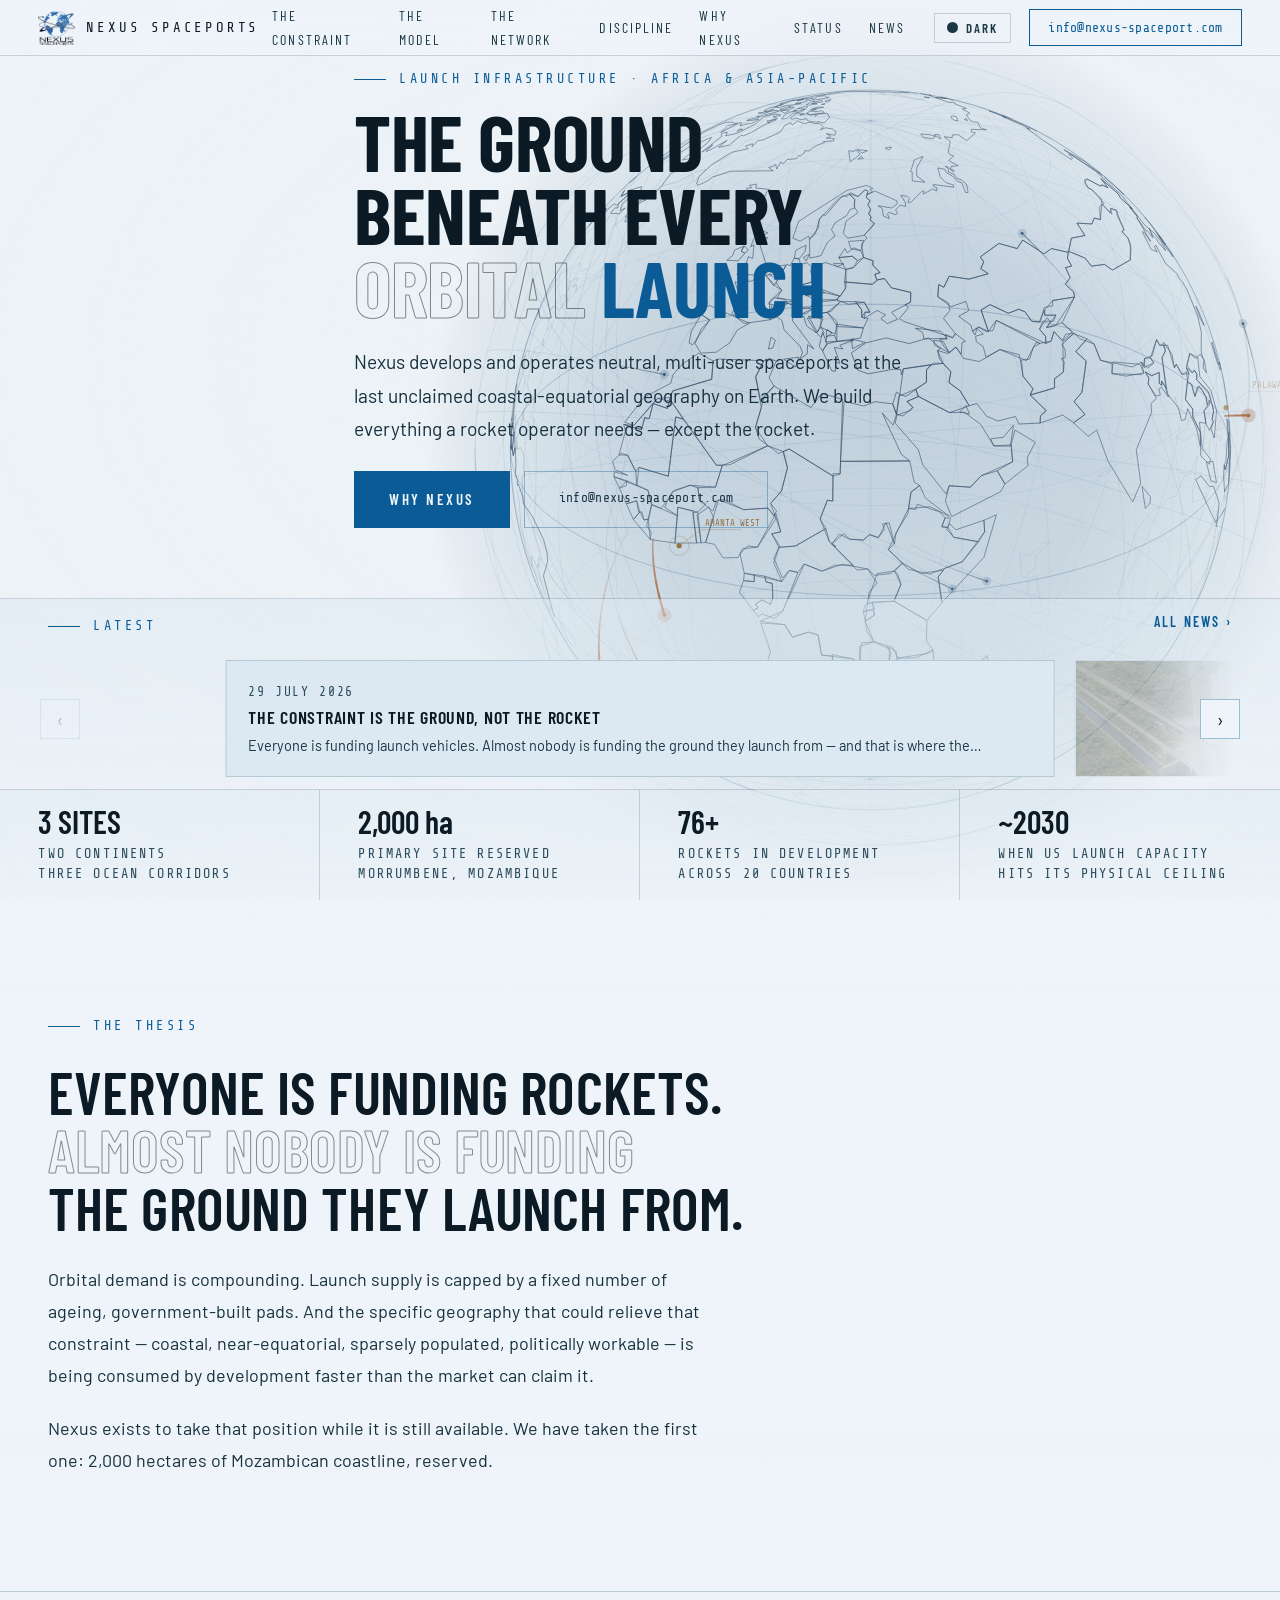
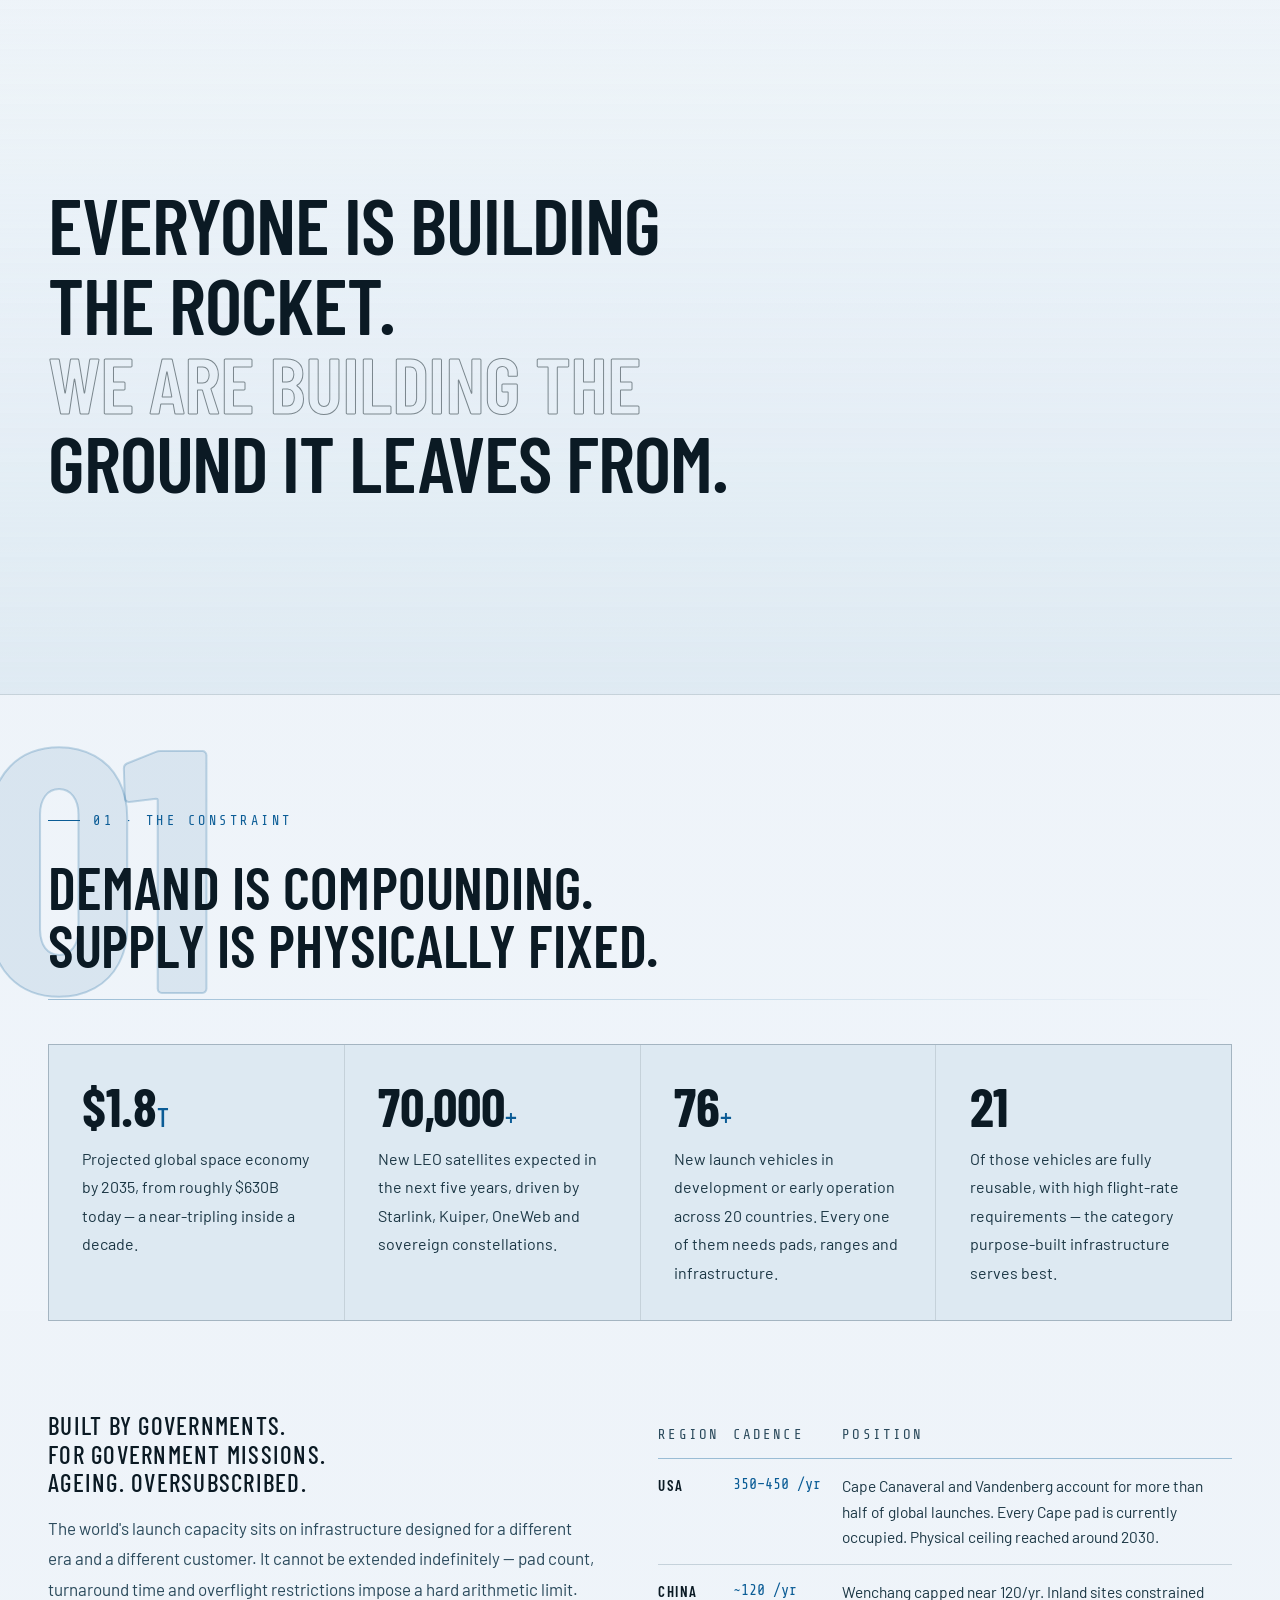
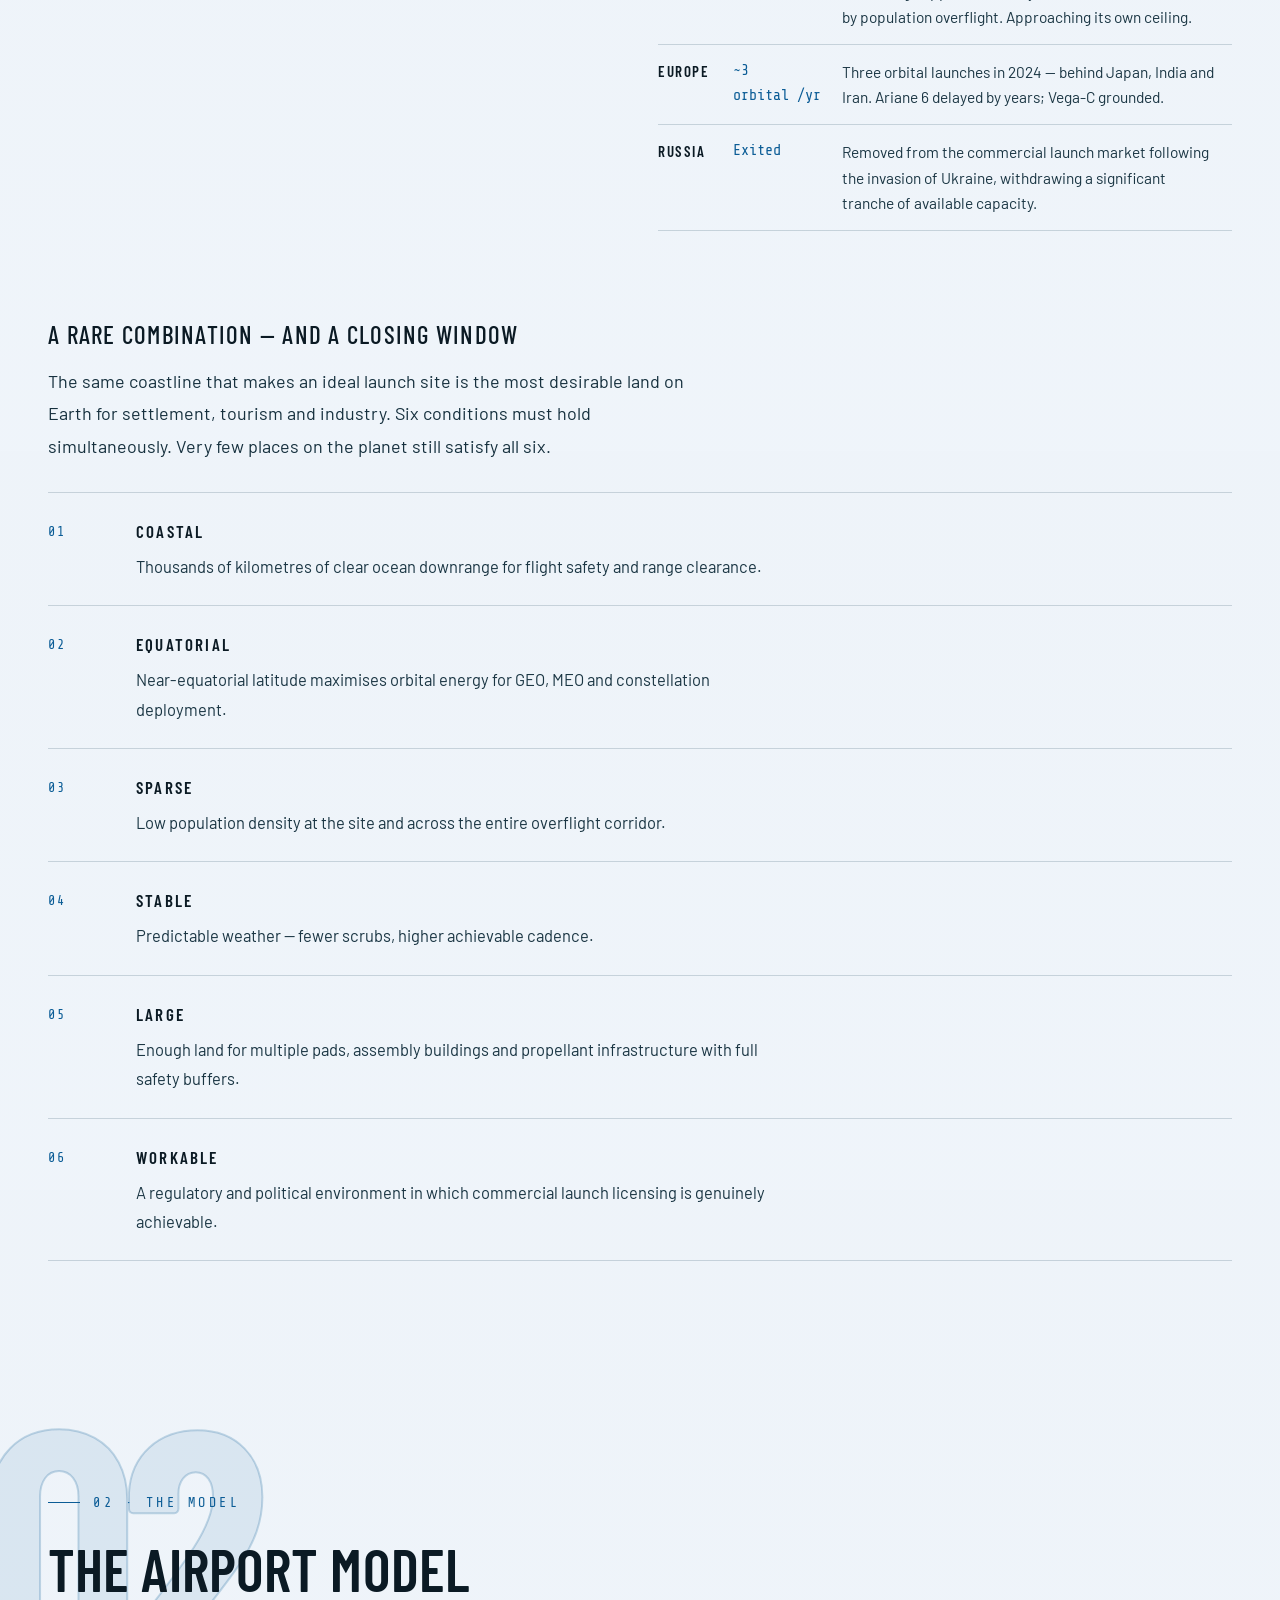
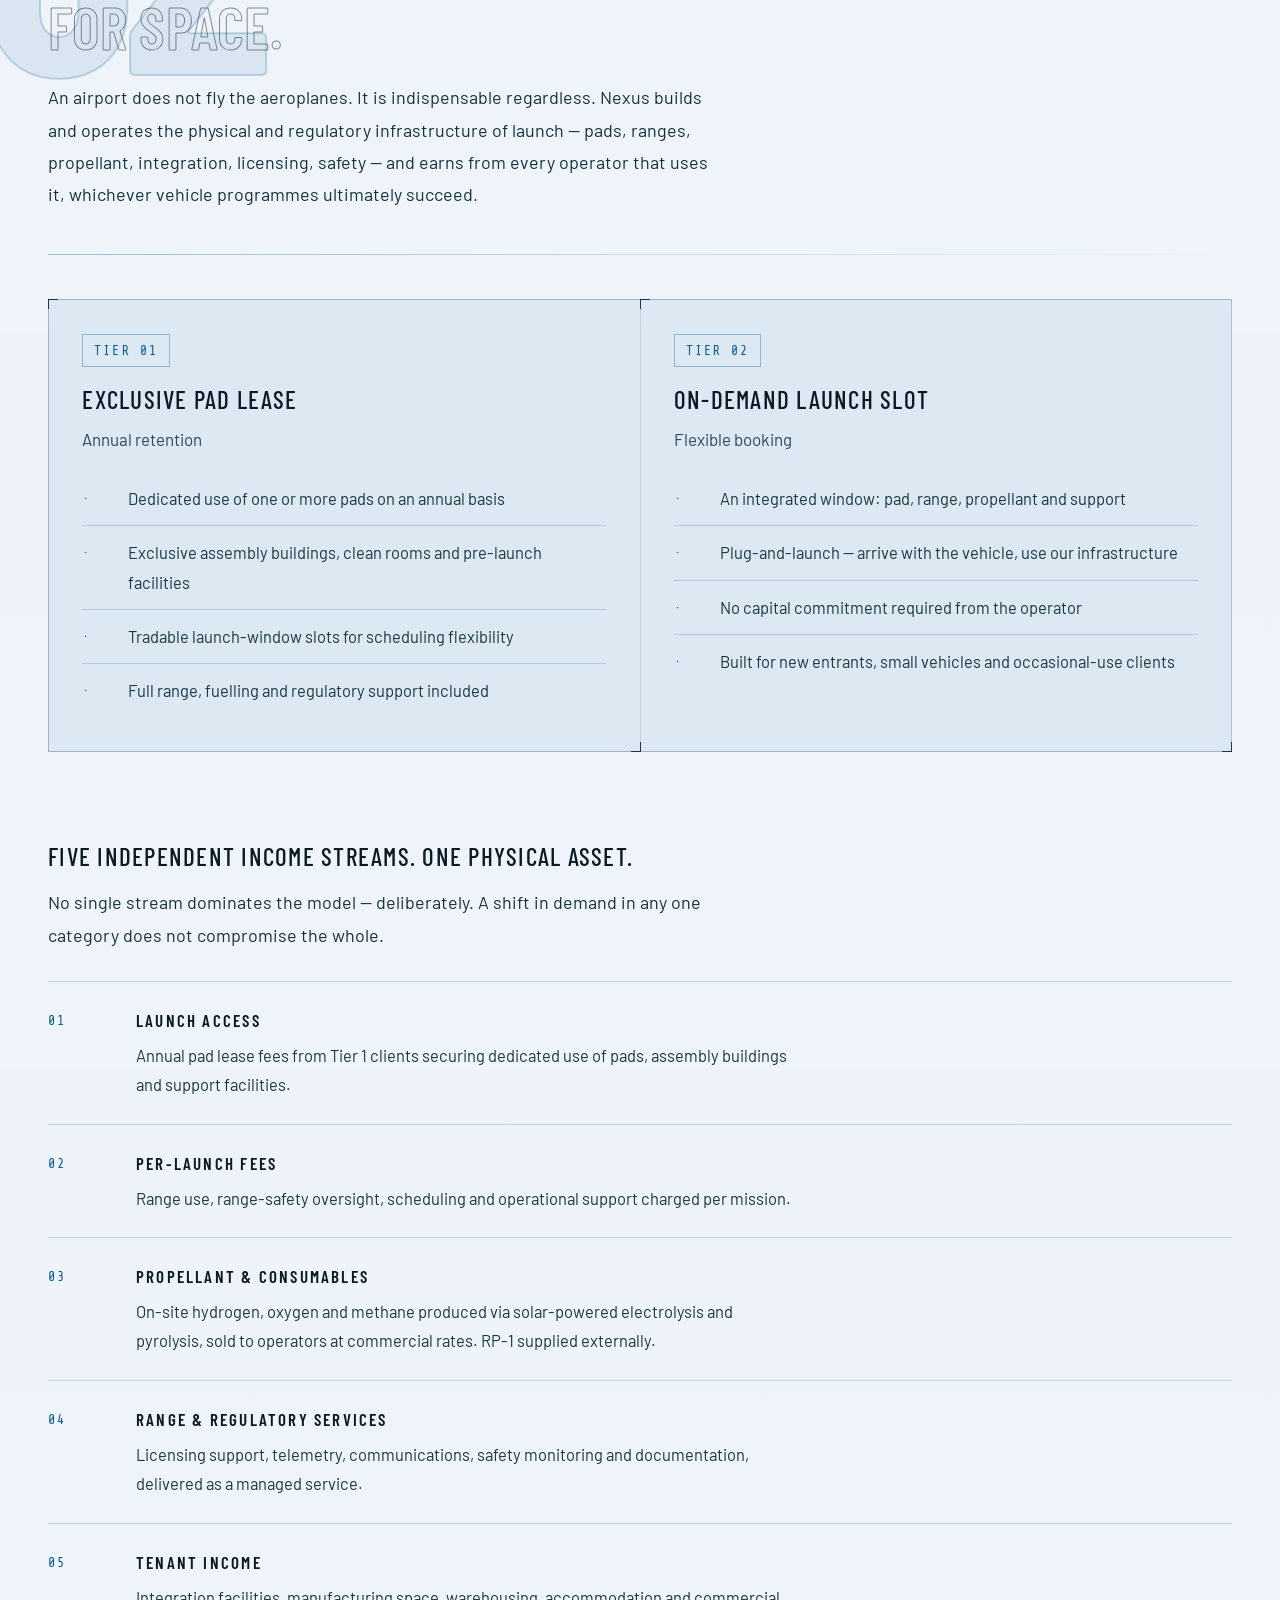
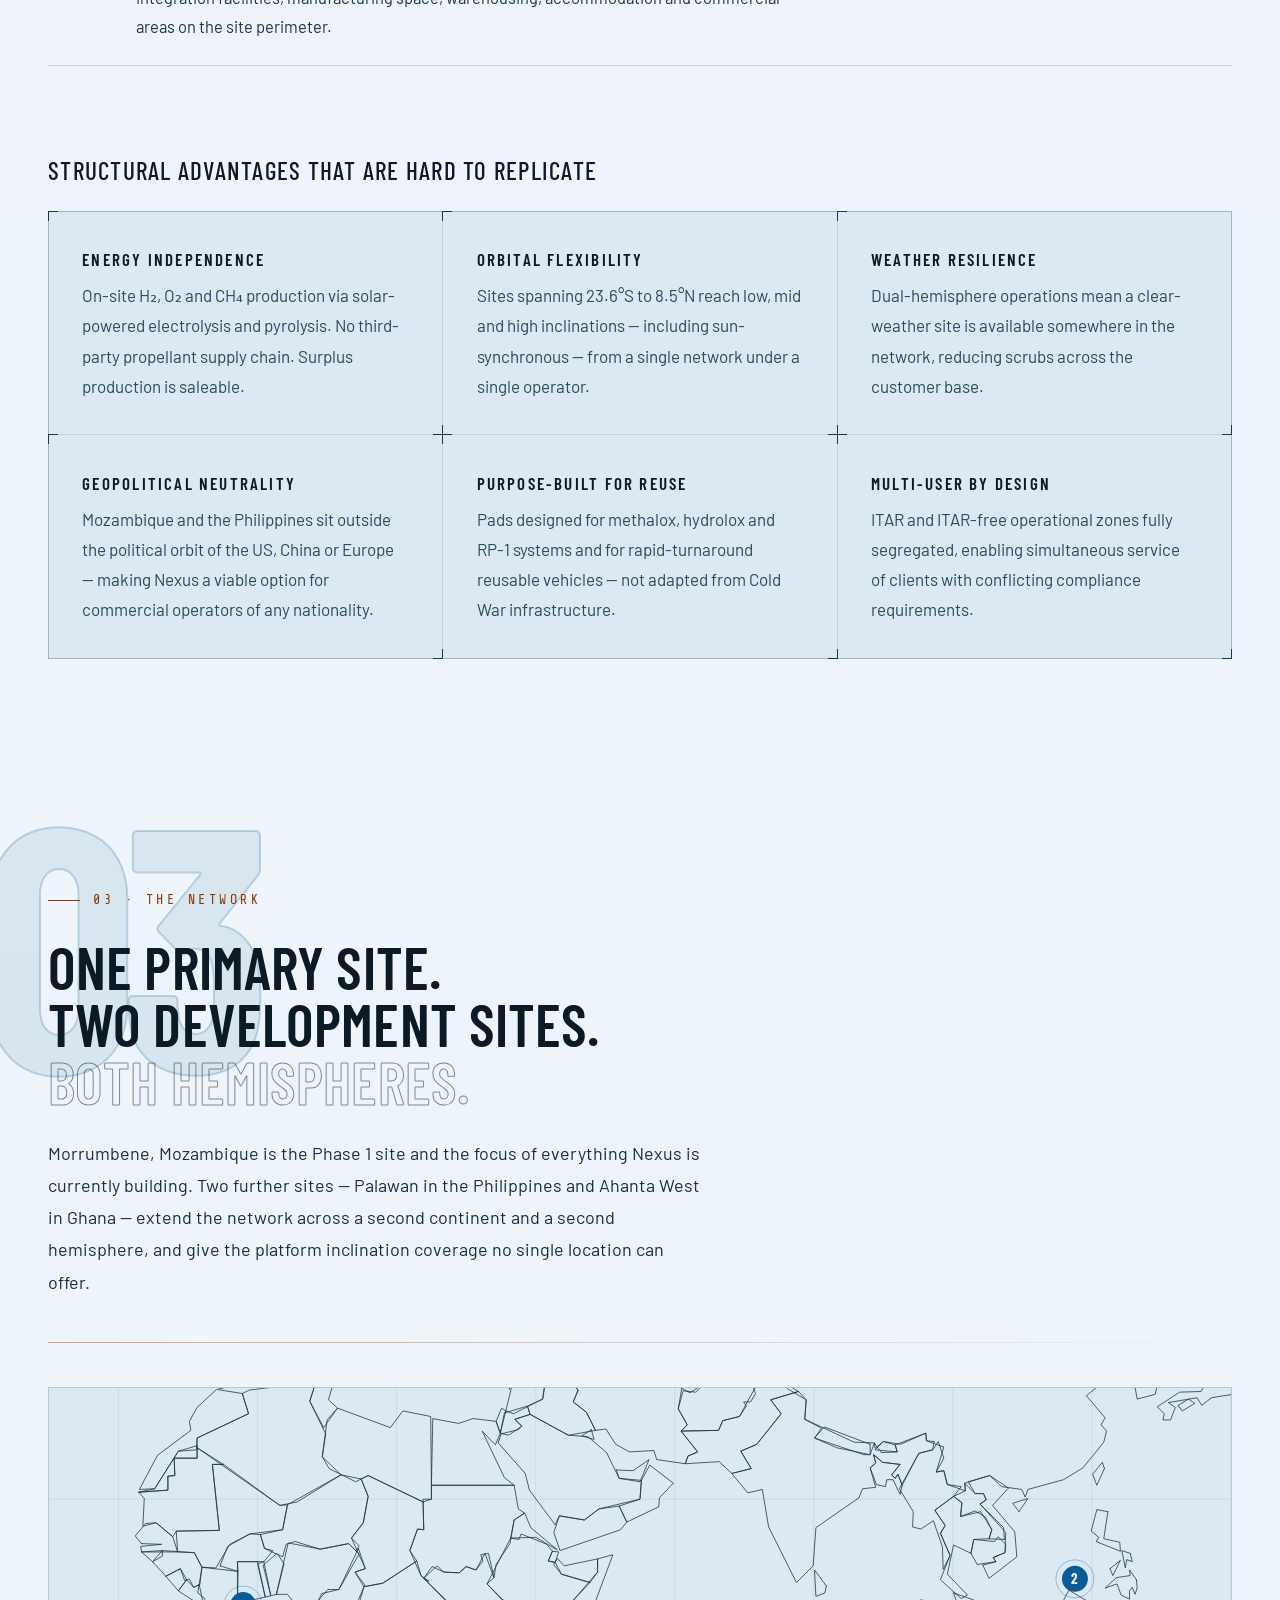
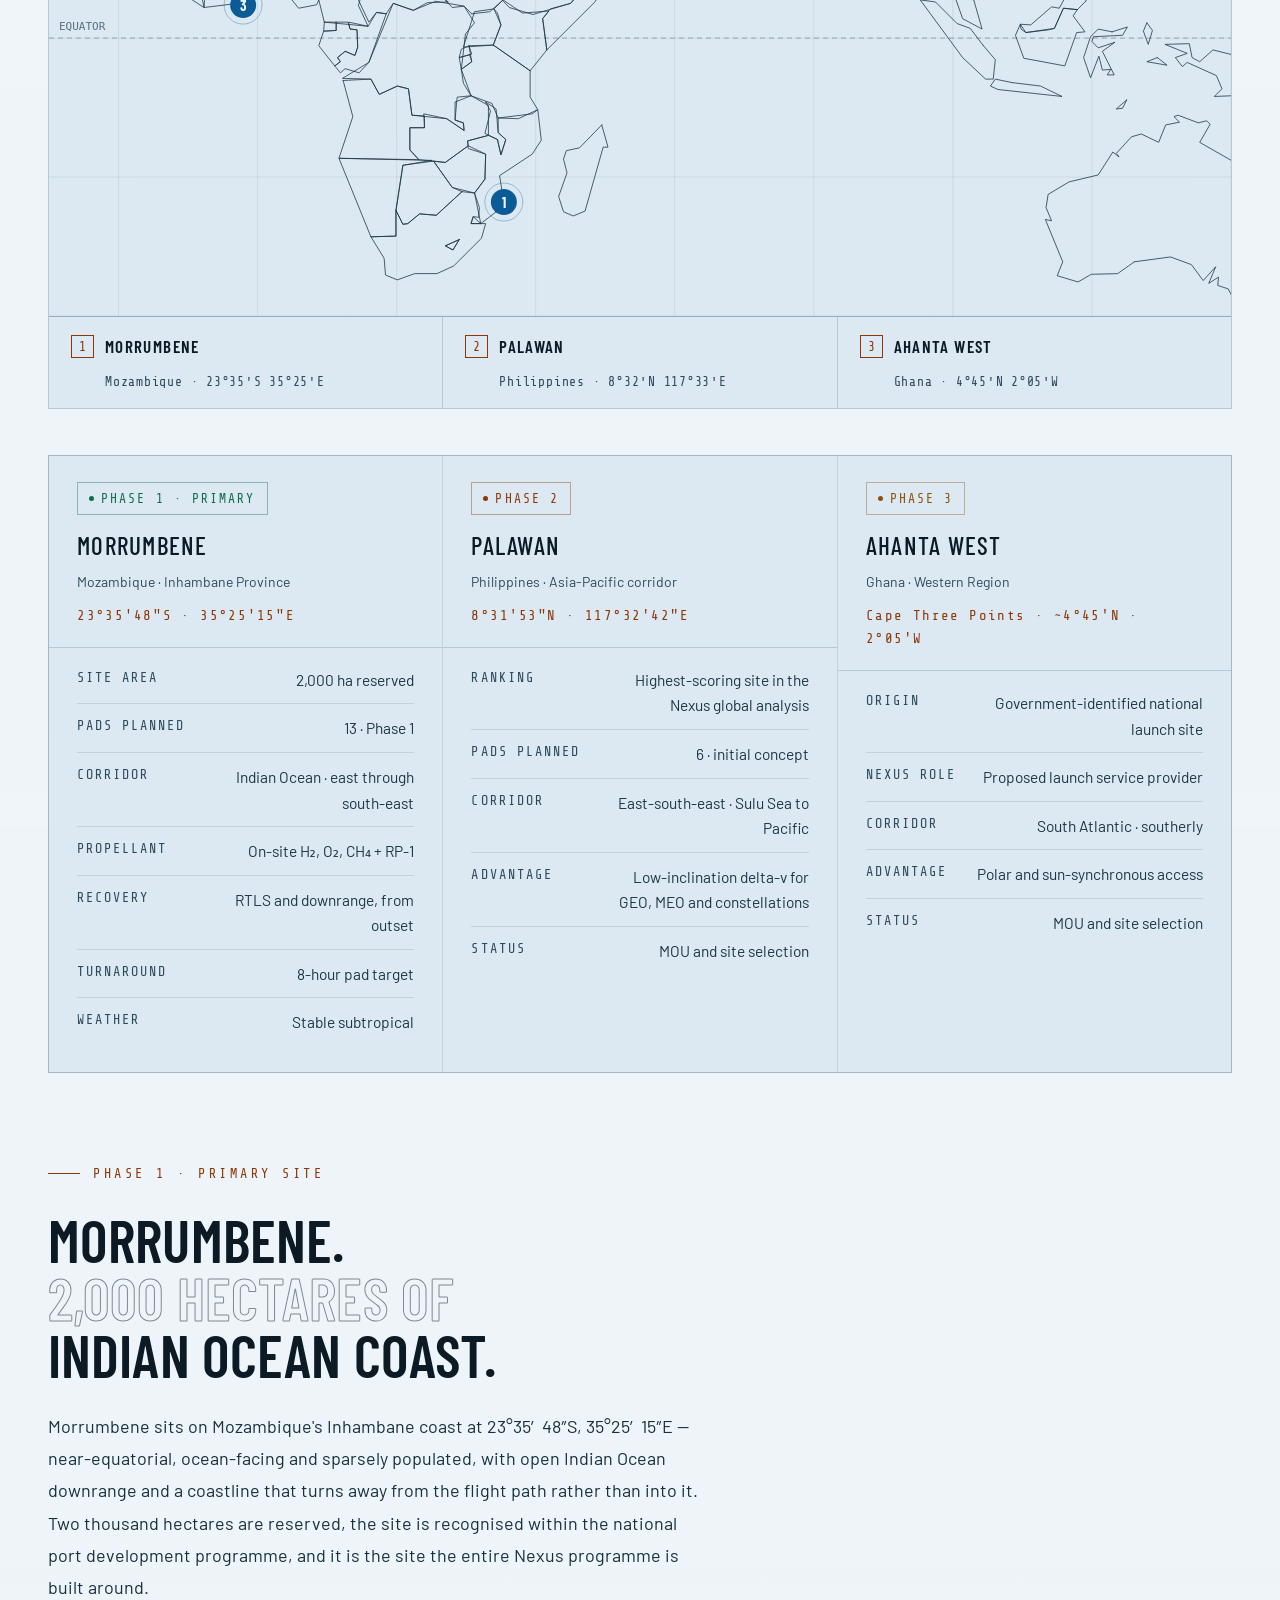
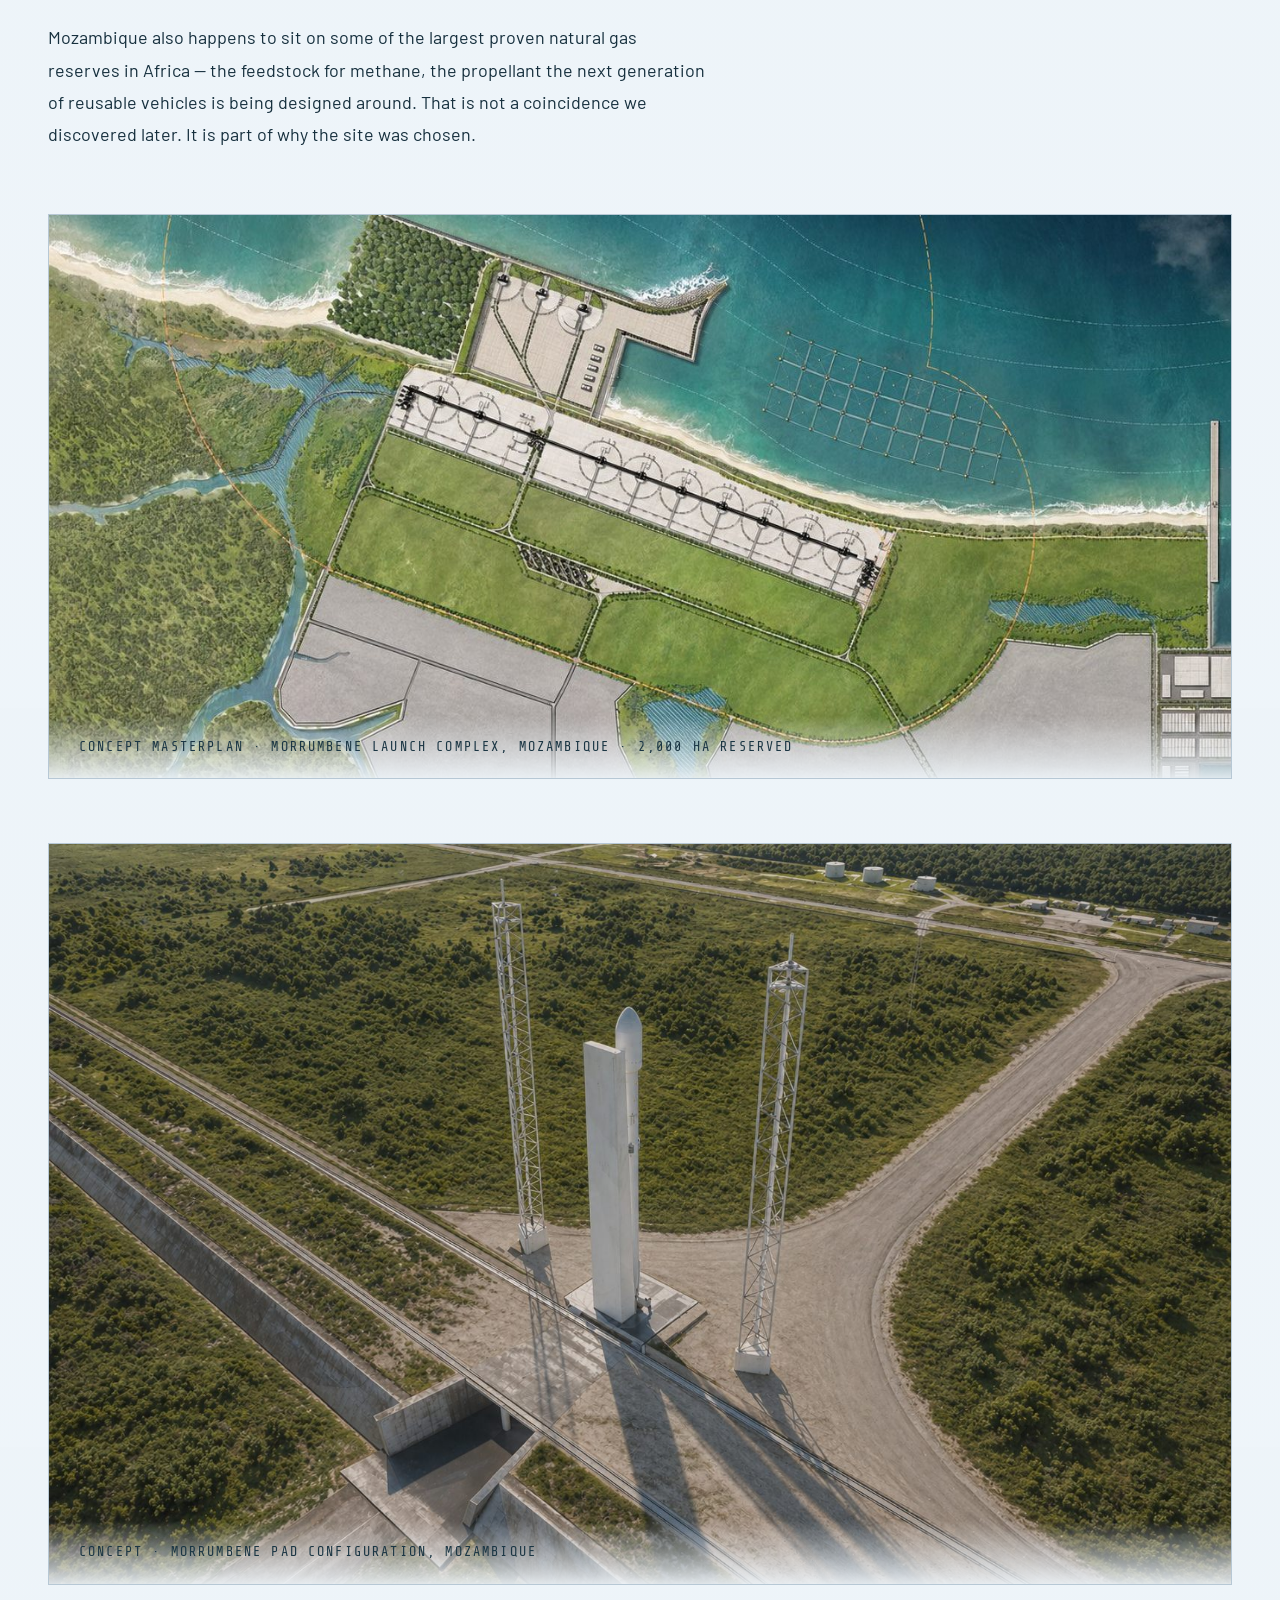
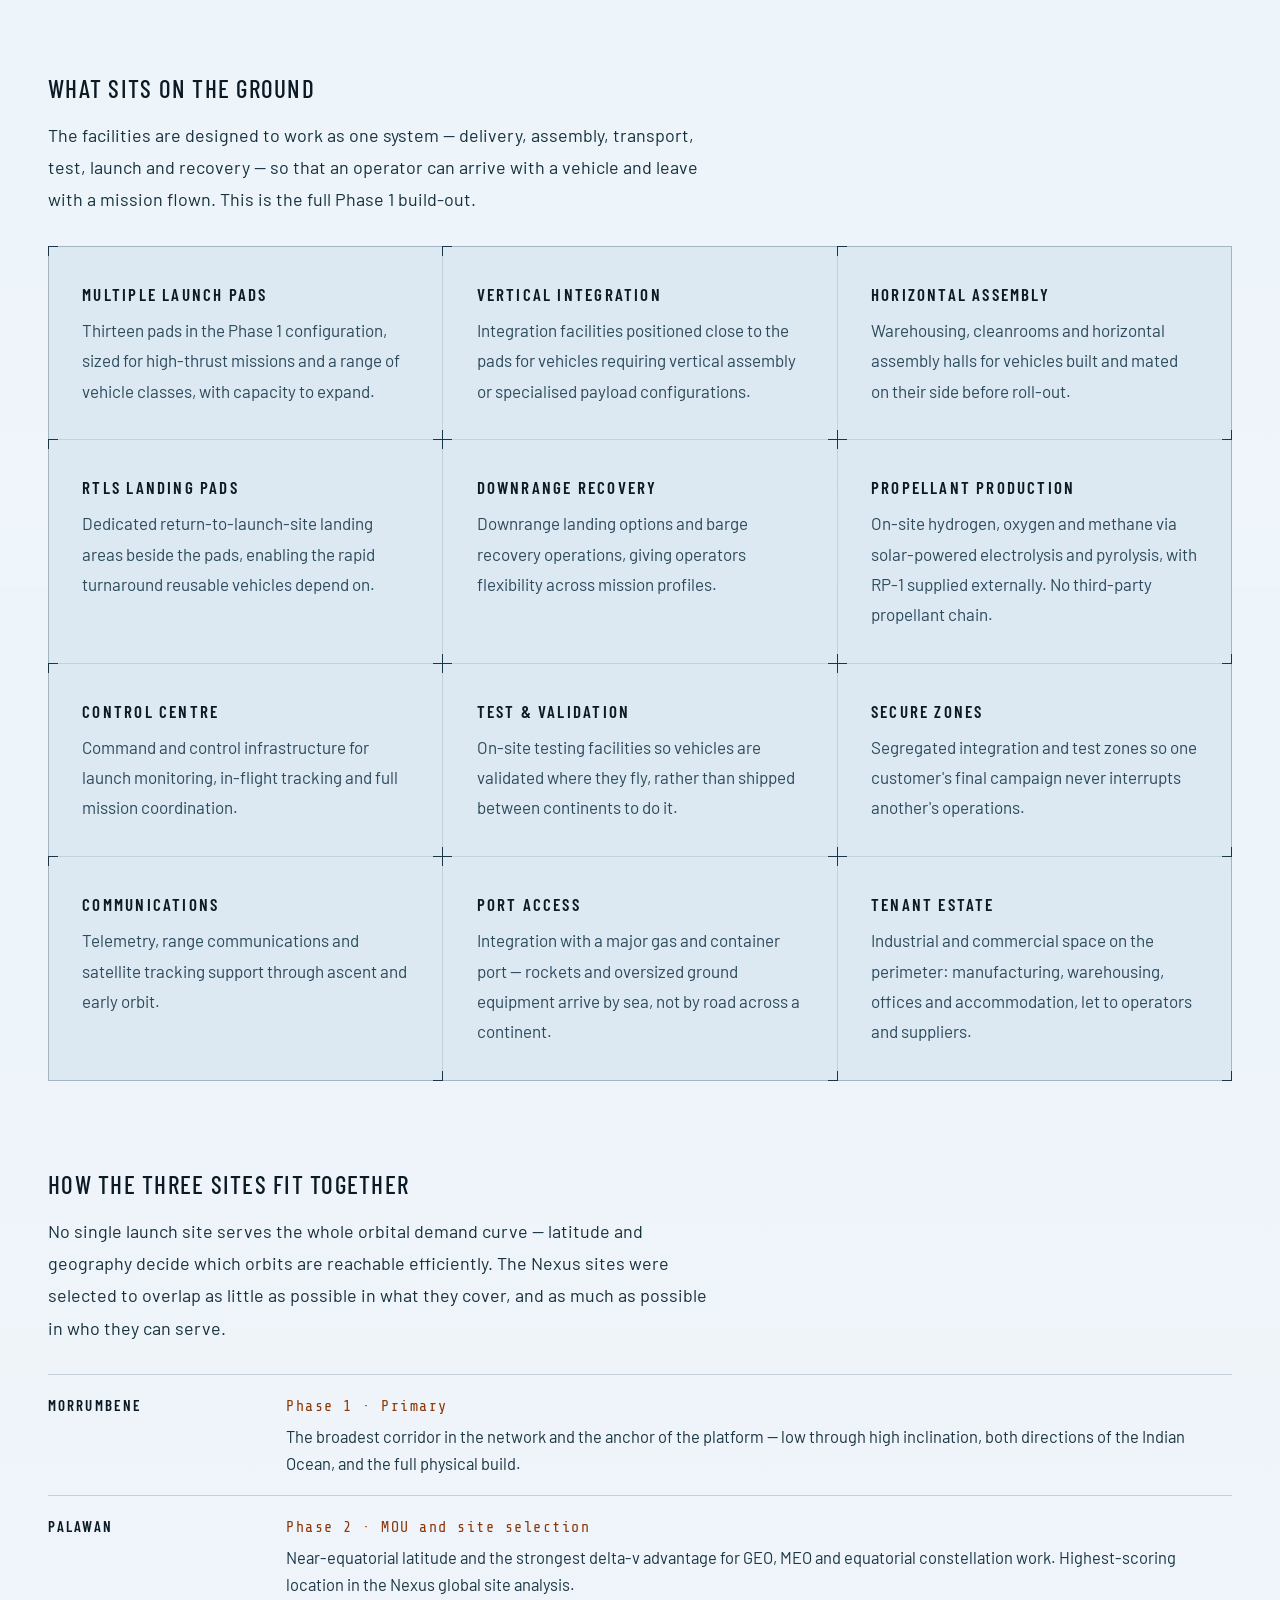
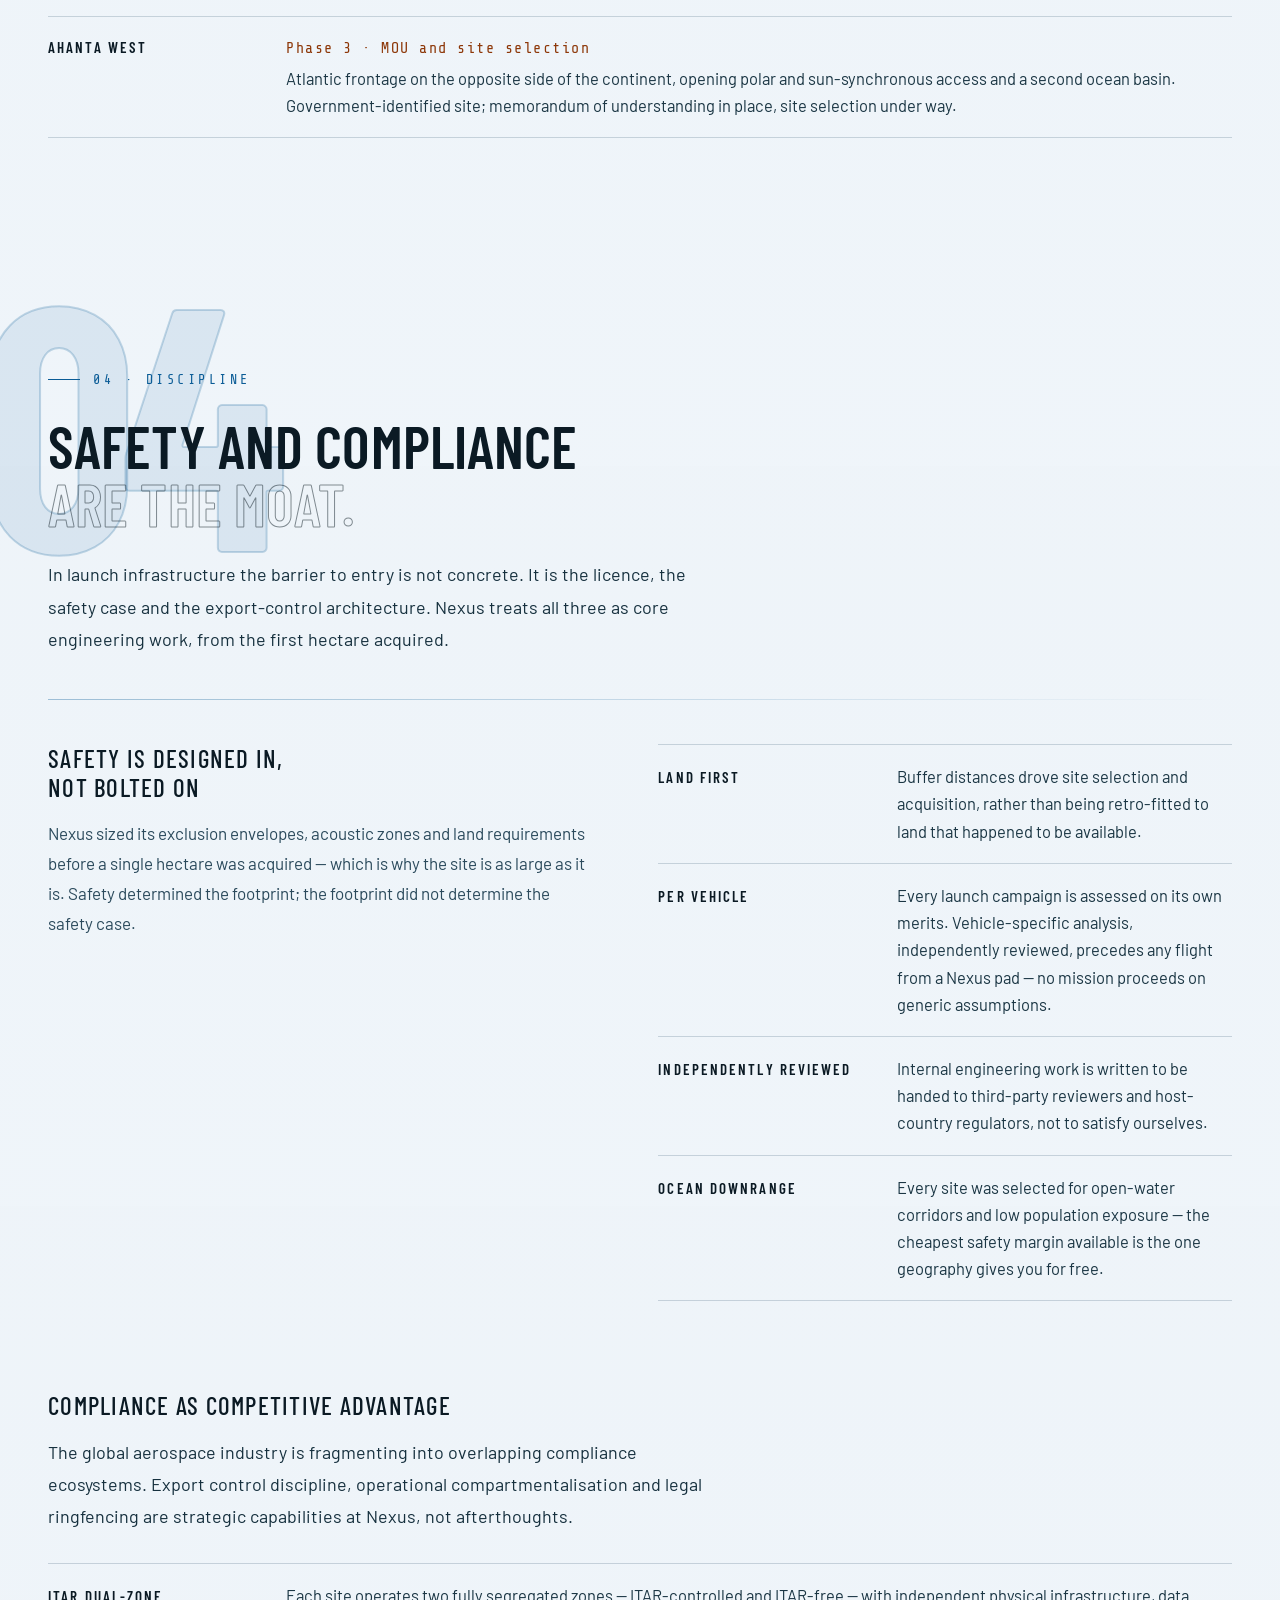
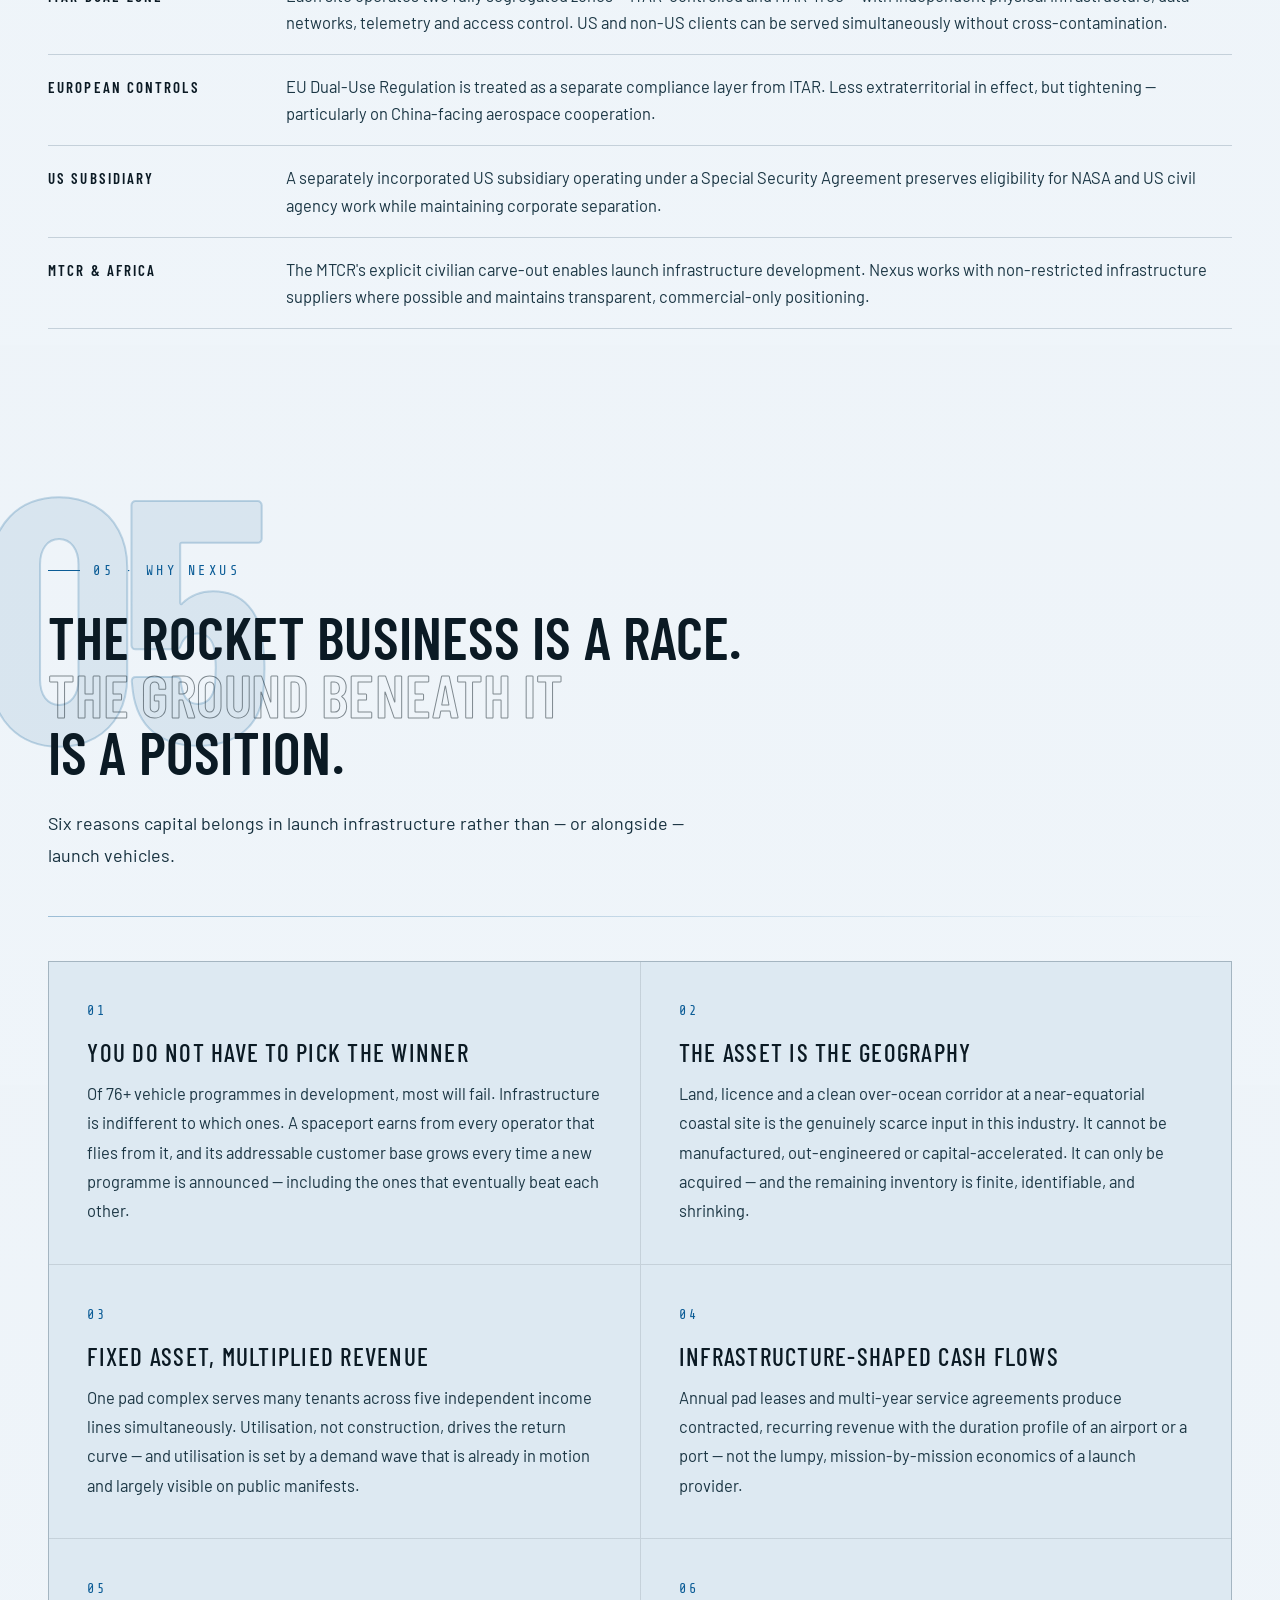
<file: index.html>
<!DOCTYPE html>
<html lang="en">
<head>
<meta charset="utf-8">
<meta name="viewport" content="width=device-width, initial-scale=1">
<meta name="robots" content="noindex, nofollow, noarchive, nosnippet">
<meta name="googlebot" content="noindex, nofollow">
<title>Nexus Spaceports — Neutral, Multi-User Launch Infrastructure</title>
<meta name="description" content="Nexus develops and operates neutral, multi-user spaceport infrastructure. Primary site: 2,000 hectares of Indian Ocean coast at Morrumbene, Mozambique. Rocket-agnostic, multi-tenant, modelled on the commercial airport.">
<meta property="og:title" content="Nexus Spaceports — The ground beneath every orbital launch">
<meta property="og:description" content="Neutral, multi-user spaceport infrastructure. Primary site reserved in Mozambique.">
<meta property="og:type" content="website">
<meta property="og:url" content="https://nexus-spaceport.com/">
<meta property="og:image" content="https://nexus-spaceport.com/assets/og-image.jpg">
<meta property="og:image:width" content="1200">
<meta property="og:image:height" content="630">
<meta property="og:image:alt" content="Concept render of a Nexus launch pad">
<meta property="og:site_name" content="Nexus Spaceports">
<meta name="twitter:card" content="summary_large_image">
<meta name="twitter:title" content="Nexus Spaceports — The ground beneath every orbital launch">
<meta name="twitter:description" content="Neutral, multi-user spaceport infrastructure. Primary site reserved in Mozambique.">
<meta name="twitter:image" content="https://nexus-spaceport.com/assets/og-image.jpg">
<meta name="theme-color" content="#eef4f9">
<link rel="icon" type="image/png" sizes="32x32" href="assets/favicon-32.png">
<link rel="icon" type="image/png" sizes="16x16" href="assets/favicon-16.png">
<link rel="apple-touch-icon" href="assets/apple-touch-icon.png">
<script>/* set the theme before first paint so there is no flash */
(function(){var t=null;try{t=localStorage.getItem('nx-theme')}catch(e){}
document.documentElement.setAttribute('data-theme',t||'light')})();</script>
<link rel="preconnect" href="https://fonts.googleapis.com">
<link rel="preconnect" href="https://fonts.gstatic.com" crossorigin>
<link href="https://fonts.googleapis.com/css2?family=Barlow+Condensed:wght@300;400;500;600;700&family=Barlow:wght@200;300;400;500;600&family=Share+Tech+Mono&display=swap" rel="stylesheet">
<link rel="stylesheet" href="assets/site.css">
</head>
<body>

<div id="bg" aria-hidden="true">
  <canvas id="globe"></canvas>
  <div class="vign"></div>
  <div class="grain"></div>
</div>

<nav id="nav">
  <a class="brand" href="#hero">
    <img src="assets/logo.png" alt="Nexus" width="705" height="647">
    <span class="bt">NEXUS&nbsp;SPACEPORTS</span>
  </a>
  <ul class="navlinks">
    <li><a href="#constraint">The Constraint</a></li>
    <li><a href="#model">The Model</a></li>
    <li><a href="#network">The Network</a></li>
    <li><a href="#discipline">Discipline</a></li>
    <li><a href="#why">Why Nexus</a></li>
    <li><a href="#status">Status</a></li>
    <li><a href="news/">News</a></li>
  </ul>
  <button class="themetog" id="themetog" type="button" aria-pressed="false" aria-label="Switch to light theme"><span class="tt-ico" aria-hidden="true"></span><span class="tt-lab">Light</span></button>
  <a class="navcta mailcta eml" data-m href="#invest"><span>info</span><span></span><span>nexus-spaceport</span><span></span><span>com</span></a>
  <button class="burger" id="burger" aria-label="Menu"><span></span><span></span><span></span></button>
</nav>
<div class="drawer" id="drawer">
  <a href="#constraint">The Constraint</a>
  <a href="#model">The Model</a>
  <a href="#network">The Network</a>
  <a href="#discipline">Discipline</a>
  <a href="#why">Why Nexus</a>
  <a href="#status">Status</a>
  <a href="news/">News</a>
  <a class="mailcta eml" data-m href="#invest"><span>info</span><span></span><span>nexus-spaceport</span><span></span><span>com</span></a>
</div>

<main>

<!-- ══════════════════ HERO ══════════════════ -->
<section id="hero">
  <div class="wrap">
    <div class="hero-in">
      <div class="eyebrow">Launch Infrastructure · Africa &amp; Asia-Pacific</div>
      <h1>The&nbsp;Ground<br>Beneath&nbsp;Every<br><span class="hollow">Orbital</span> <span class="acc">Launch</span></h1>
      <p class="hero-sub">
        Nexus develops and operates neutral, multi-user spaceports at the last unclaimed
        coastal-equatorial geography on Earth. We build everything a rocket operator needs —
        except the rocket.
      </p>
      <div class="hero-act">
        <a class="btn btn-p" href="#why">Why Nexus</a>
        <a class="btn btn-g mailcta eml" data-m href="#invest"><span>info</span><span></span><span>nexus-spaceport</span><span></span><span>com</span></a>
      </div>
    </div>
  </div>
  <div class="hero-foot">
    <section id="news-strip" data-src="news/data/index.json" data-base="">
      <div class="wrap">
        <div class="ns-head">
          <div class="eyebrow">Latest</div>
          <a class="ns-all" href="news/">All news &rsaquo;</a>
        </div>
        <div class="ns-viewport">
          <div class="ns-rail"><div class="ns-track"></div></div>
          <button class="ns-nav ns-prev" type="button" aria-label="Previous news item">&lsaquo;</button>
          <button class="ns-nav ns-next" type="button" aria-label="Next news item">&rsaquo;</button>
        </div>
      </div>
    </section>
    <div class="tick">
      <div><div class="k">3 SITES</div><div class="l">Two continents<br>Three ocean corridors</div></div>
      <div><div class="k">2,000 ha</div><div class="l">Primary site reserved<br>Morrumbene, Mozambique</div></div>
      <div><div class="k">76+</div><div class="l">Rockets in development<br>across 20 countries</div></div>
      <div><div class="k">~2030</div><div class="l">When US launch capacity<br>hits its physical ceiling</div></div>
    </div>
  </div>
</section>

<!-- ══════════════════ THESIS ══════════════════ -->
<section id="thesis">
  <div class="wrap">
    <div class="rv">
      <div class="eyebrow">The Thesis</div>
      <h2>Everyone is funding rockets.<br><span class="hollow">Almost nobody is funding</span><br>the ground they launch from.</h2>
      <p class="lead">
        Orbital demand is compounding. Launch supply is capped by a fixed number of ageing,
        government-built pads. And the specific geography that could relieve that constraint —
        coastal, near-equatorial, sparsely populated, politically workable — is being consumed by
        development faster than the market can claim it.
      </p>
      <p class="lead" style="margin-top:20px">
        Nexus exists to take that position while it is still available. We have taken the first one:
        2,000 hectares of Mozambican coastline, reserved.
      </p>
    </div>
  </div>
</section>

<!-- ══════════════════ STATEMENT ══════════════════ -->
<section class="statement">
  <div class="wrap">
    <p class="rv">Everyone is building<br>the rocket.<br><span class="hollow">We are building the</span><br>ground it leaves from.</p>
  </div>
</section>

<!-- ══════════════════ CONSTRAINT ══════════════════ -->
<section id="constraint" data-n="01">
  <div class="wrap">
    <div class="rv">
      <div class="eyebrow">01 · The Constraint</div>
      <h2>Demand is compounding.<br>Supply is physically fixed.</h2>
      <div class="rule"></div>
    </div>

    <div class="g4 rv" style="border:1px solid var(--border)">
      <div class="stat"><div class="k">$1.8<small>T</small></div><p>Projected global space economy by 2035, from roughly $630B today — a near-tripling inside a decade.</p></div>
      <div class="stat"><div class="k">70,000<small>+</small></div><p>New LEO satellites expected in the next five years, driven by Starlink, Kuiper, OneWeb and sovereign constellations.</p></div>
      <div class="stat"><div class="k">76<small>+</small></div><p>New launch vehicles in development or early operation across 20 countries. Every one of them needs pads, ranges and infrastructure.</p></div>
      <div class="stat"><div class="k">21</div><p>Of those vehicles are fully reusable, with high flight-rate requirements — the category purpose-built infrastructure serves best.</p></div>
    </div>

    <div class="split rv" style="margin-top:clamp(56px,7vw,96px)">
      <div>
        <h3>Built by governments.<br>For government missions.<br>Ageing. Oversubscribed.</h3>
        <p class="dim" style="margin-top:16px">
          The world's launch capacity sits on infrastructure designed for a different era and a
          different customer. It cannot be extended indefinitely — pad count, turnaround time and
          overflight restrictions impose a hard arithmetic limit.
        </p>
      </div>
      <div>
        <table class="tbl">
          <thead><tr><th>Region</th><th>Cadence</th><th>Position</th></tr></thead>
          <tbody>
            <tr><td data-l="Region">USA</td><td class="num" data-l="Cadence">350–450&nbsp;/yr</td><td data-l="Position">Cape Canaveral and Vandenberg account for more than half of global launches. Every Cape pad is currently occupied. Physical ceiling reached around 2030.</td></tr>
            <tr><td data-l="Region">China</td><td class="num" data-l="Cadence">~120&nbsp;/yr</td><td data-l="Position">Wenchang capped near 120/yr. Inland sites constrained by population overflight. Approaching its own ceiling.</td></tr>
            <tr><td data-l="Region">Europe</td><td class="num" data-l="Cadence">~3 orbital&nbsp;/yr</td><td data-l="Position">Three orbital launches in 2024 — behind Japan, India and Iran. Ariane 6 delayed by years; Vega-C grounded.</td></tr>
            <tr><td data-l="Region">Russia</td><td class="num" data-l="Cadence">Exited</td><td data-l="Position">Removed from the commercial launch market following the invasion of Ukraine, withdrawing a significant tranche of available capacity.</td></tr>
          </tbody>
        </table>
      </div>
    </div>

    <div class="rv" style="margin-top:clamp(56px,7vw,96px)">
      <h3>A rare combination — and a closing window</h3>
      <p class="lead" style="margin:16px 0 30px">
        The same coastline that makes an ideal launch site is the most desirable land on Earth for
        settlement, tourism and industry. Six conditions must hold simultaneously. Very few places
        on the planet still satisfy all six.
      </p>
      <ul class="nl">
        <li><span class="n">01</span><div><h4>Coastal</h4><p>Thousands of kilometres of clear ocean downrange for flight safety and range clearance.</p></div></li>
        <li><span class="n">02</span><div><h4>Equatorial</h4><p>Near-equatorial latitude maximises orbital energy for GEO, MEO and constellation deployment.</p></div></li>
        <li><span class="n">03</span><div><h4>Sparse</h4><p>Low population density at the site and across the entire overflight corridor.</p></div></li>
        <li><span class="n">04</span><div><h4>Stable</h4><p>Predictable weather — fewer scrubs, higher achievable cadence.</p></div></li>
        <li><span class="n">05</span><div><h4>Large</h4><p>Enough land for multiple pads, assembly buildings and propellant infrastructure with full safety buffers.</p></div></li>
        <li><span class="n">06</span><div><h4>Workable</h4><p>A regulatory and political environment in which commercial launch licensing is genuinely achievable.</p></div></li>
      </ul>
    </div>
  </div>
</section>

<!-- ══════════════════ MODEL ══════════════════ -->
<section id="model" data-n="02">
  <div class="wrap">
    <div class="rv">
      <div class="eyebrow">02 · The Model</div>
      <h2>The airport model<br><span class="hollow">for space.</span></h2>
      <p class="lead">
        An airport does not fly the aeroplanes. It is indispensable regardless. Nexus builds and
        operates the physical and regulatory infrastructure of launch — pads, ranges, propellant,
        integration, licensing, safety — and earns from every operator that uses it, whichever
        vehicle programmes ultimately succeed.
      </p>
      <div class="rule" style="margin-top:44px"></div>
    </div>

    <div class="g2 rv" style="border:1px solid var(--border)">
      <div class="panel" style="border:0">
        <div class="tag">Tier 01</div>
        <h3 style="margin-top:18px">Exclusive Pad Lease</h3>
        <p class="dim" style="margin-bottom:18px">Annual retention</p>
        <ul class="nl" style="border-top:0">
          <li style="padding:12px 0;grid-template-columns:14px 1fr"><span class="n">·</span><p>Dedicated use of one or more pads on an annual basis</p></li>
          <li style="padding:12px 0;grid-template-columns:14px 1fr"><span class="n">·</span><p>Exclusive assembly buildings, clean rooms and pre-launch facilities</p></li>
          <li style="padding:12px 0;grid-template-columns:14px 1fr"><span class="n">·</span><p>Tradable launch-window slots for scheduling flexibility</p></li>
          <li style="padding:12px 0;grid-template-columns:14px 1fr;border-bottom:0"><span class="n">·</span><p>Full range, fuelling and regulatory support included</p></li>
        </ul>
      </div>
      <div class="panel" style="border:0">
        <div class="tag">Tier 02</div>
        <h3 style="margin-top:18px">On-Demand Launch Slot</h3>
        <p class="dim" style="margin-bottom:18px">Flexible booking</p>
        <ul class="nl" style="border-top:0">
          <li style="padding:12px 0;grid-template-columns:14px 1fr"><span class="n">·</span><p>An integrated window: pad, range, propellant and support</p></li>
          <li style="padding:12px 0;grid-template-columns:14px 1fr"><span class="n">·</span><p>Plug-and-launch — arrive with the vehicle, use our infrastructure</p></li>
          <li style="padding:12px 0;grid-template-columns:14px 1fr"><span class="n">·</span><p>No capital commitment required from the operator</p></li>
          <li style="padding:12px 0;grid-template-columns:14px 1fr;border-bottom:0"><span class="n">·</span><p>Built for new entrants, small vehicles and occasional-use clients</p></li>
        </ul>
      </div>
    </div>

    <div class="rv" style="margin-top:clamp(56px,7vw,96px)">
      <h3>Five independent income streams. One physical asset.</h3>
      <p class="lead" style="margin:16px 0 30px">
        No single stream dominates the model — deliberately. A shift in demand in any one category
        does not compromise the whole.
      </p>
      <ul class="nl">
        <li><span class="n">01</span><div><h4>Launch Access</h4><p>Annual pad lease fees from Tier 1 clients securing dedicated use of pads, assembly buildings and support facilities.</p></div></li>
        <li><span class="n">02</span><div><h4>Per-Launch Fees</h4><p>Range use, range-safety oversight, scheduling and operational support charged per mission.</p></div></li>
        <li><span class="n">03</span><div><h4>Propellant &amp; Consumables</h4><p>On-site hydrogen, oxygen and methane produced via solar-powered electrolysis and pyrolysis, sold to operators at commercial rates. RP-1 supplied externally.</p></div></li>
        <li><span class="n">04</span><div><h4>Range &amp; Regulatory Services</h4><p>Licensing support, telemetry, communications, safety monitoring and documentation, delivered as a managed service.</p></div></li>
        <li><span class="n">05</span><div><h4>Tenant Income</h4><p>Integration facilities, manufacturing space, warehousing, accommodation and commercial areas on the site perimeter.</p></div></li>
      </ul>
    </div>

    <div class="rv" style="margin-top:clamp(56px,7vw,96px)">
      <h3>Structural advantages that are hard to replicate</h3>
      <div class="g3" style="border:1px solid var(--border);margin-top:26px">
        <div class="panel" style="border:0"><h4>Energy Independence</h4><p class="dim">On-site H₂, O₂ and CH₄ production via solar-powered electrolysis and pyrolysis. No third-party propellant supply chain. Surplus production is saleable.</p></div>
        <div class="panel" style="border:0"><h4>Orbital Flexibility</h4><p class="dim">Sites spanning 23.6°S to 8.5°N reach low, mid and high inclinations — including sun-synchronous — from a single network under a single operator.</p></div>
        <div class="panel" style="border:0"><h4>Weather Resilience</h4><p class="dim">Dual-hemisphere operations mean a clear-weather site is available somewhere in the network, reducing scrubs across the customer base.</p></div>
        <div class="panel" style="border:0"><h4>Geopolitical Neutrality</h4><p class="dim">Mozambique and the Philippines sit outside the political orbit of the US, China or Europe — making Nexus a viable option for commercial operators of any nationality.</p></div>
        <div class="panel" style="border:0"><h4>Purpose-Built for Reuse</h4><p class="dim">Pads designed for methalox, hydrolox and RP-1 systems and for rapid-turnaround reusable vehicles — not adapted from Cold War infrastructure.</p></div>
        <div class="panel" style="border:0"><h4>Multi-User by Design</h4><p class="dim">ITAR and ITAR-free operational zones fully segregated, enabling simultaneous service of clients with conflicting compliance requirements.</p></div>
      </div>
    </div>
  </div>
</section>

<!-- ══════════════════ NETWORK ══════════════════ -->
<section id="network" data-n="03">
  <div class="wrap">
    <div class="rv">
      <div class="eyebrow">03 · The Network</div>
      <h2>One primary site.<br>Two development sites.<br><span class="hollow">Both hemispheres.</span></h2>
      <p class="lead">
        Morrumbene, Mozambique is the Phase 1 site and the focus of everything Nexus is currently
        building. Two further sites — Palawan in the Philippines and Ahanta West in Ghana — extend
        the network across a second continent and a second hemisphere, and give the platform
        inclination coverage no single location can offer.
      </p>
      <div class="rule" style="margin-top:44px"></div>
    </div>

    <figure class="band mapfig rv" style="margin-bottom:clamp(30px,4vw,46px)">
      <canvas id="sitemap" role="img" aria-label="Locator map of the Atlantic, Indian Ocean and Asia-Pacific region showing the three Nexus spaceport sites: Morrumbene on the Indian Ocean coast of Mozambique, Palawan in the western Philippines, and Ahanta West on the Atlantic coast of Ghana."></canvas>
      <ol class="maplegend">
        <li><span class="mk">1</span><b>Morrumbene</b><i>Mozambique · 23°35′S 35°25′E</i></li>
        <li><span class="mk">2</span><b>Palawan</b><i>Philippines · 8°32′N 117°33′E</i></li>
        <li><span class="mk">3</span><b>Ahanta West</b><i>Ghana · 4°45′N 2°05′W</i></li>
      </ol>
    </figure>

    <div class="sites rv">
      <!-- MOZAMBIQUE -->
      <article class="site">
        <div class="hd">
          <div class="tag live"><span class="dot"></span>Phase 1 · Primary</div>
          <h3 style="margin-top:16px">Morrumbene</h3>
          <p class="dim" style="font-size:14px">Mozambique · Inhambane Province</p>
          <div class="co">23°35′48″S · 35°25′15″E</div>
        </div>
        <div class="bd">
          <dl>
            <dt>Site area</dt><dd>2,000 ha reserved</dd>
            <dt>Pads planned</dt><dd>13 · Phase 1</dd>
            <dt>Corridor</dt><dd>Indian Ocean · east through south-east</dd>
            <dt>Propellant</dt><dd>On-site H₂, O₂, CH₄ + RP-1</dd>
            <dt>Recovery</dt><dd>RTLS and downrange, from outset</dd>
            <dt>Turnaround</dt><dd>8-hour pad target</dd>
            <dt>Weather</dt><dd>Stable subtropical</dd>
          </dl>
        </div>
      </article>

      <!-- PHILIPPINES -->
      <article class="site">
        <div class="hd">
          <div class="tag"><span class="dot"></span>Phase 2</div>
          <h3 style="margin-top:16px">Palawan</h3>
          <p class="dim" style="font-size:14px">Philippines · Asia-Pacific corridor</p>
          <div class="co">8°31′53″N · 117°32′42″E</div>
        </div>
        <div class="bd">
          <dl>
            <dt>Ranking</dt><dd>Highest-scoring site in the Nexus global analysis</dd>
            <dt>Pads planned</dt><dd>6 · initial concept</dd>
            <dt>Corridor</dt><dd>East-south-east · Sulu Sea to Pacific</dd>
            <dt>Advantage</dt><dd>Low-inclination delta-v for GEO, MEO and constellations</dd>
            <dt>Status</dt><dd>MOU and site selection</dd>
          </dl>
        </div>
      </article>

      <!-- GHANA -->
      <article class="site">
        <div class="hd">
          <div class="tag warm"><span class="dot"></span>Phase 3</div>
          <h3 style="margin-top:16px">Ahanta West</h3>
          <p class="dim" style="font-size:14px">Ghana · Western Region</p>
          <div class="co">Cape Three Points · ~4°45′N · 2°05′W</div>
        </div>
        <div class="bd">
          <dl>
            <dt>Origin</dt><dd>Government-identified national launch site</dd>
            <dt>Nexus role</dt><dd>Proposed launch service provider</dd>
            <dt>Corridor</dt><dd>South Atlantic · southerly</dd>
            <dt>Advantage</dt><dd>Polar and sun-synchronous access</dd>
            <dt>Status</dt><dd>MOU and site selection</dd>
          </dl>
        </div>
      </article>
    </div>

    <div class="rv" style="margin-top:clamp(56px,7vw,96px)">
      <div class="eyebrow">Phase 1 · Primary Site</div>
      <h2>Morrumbene.<br><span class="hollow">2,000 hectares of</span><br>Indian Ocean coast.</h2>
      <p class="lead">
        Morrumbene sits on Mozambique's Inhambane coast at 23°35′48″S, 35°25′15″E — near-equatorial,
        ocean-facing and sparsely populated, with open Indian Ocean downrange and a coastline that
        turns away from the flight path rather than into it. Two thousand hectares are reserved, the
        site is recognised within the national port development programme, and it is the site the
        entire Nexus programme is built around.
      </p>
      <p class="lead" style="margin-top:18px">
        Mozambique also happens to sit on some of the largest proven natural gas reserves in Africa
        — the feedstock for methane, the propellant the next generation of reusable vehicles is
        being designed around. That is not a coincidence we discovered later. It is part of why the
        site was chosen.
      </p>
    </div>

    <figure class="band rv" style="margin-top:clamp(40px,5vw,64px)">
      <picture>
        <source media="(min-width:900px)" srcset="assets/site-render-landscape.jpg" width="1369" height="652">
        <img src="assets/site-render.jpg" alt="Concept masterplan of the Morrumbene launch complex, Mozambique"
             width="1149" height="1369" loading="lazy" decoding="async">
      </picture>
      <figcaption class="cap">Concept masterplan · Morrumbene launch complex, Mozambique · 2,000 ha reserved</figcaption>
    </figure>

    <div class="band rv" style="margin-top:clamp(40px,5vw,64px)">
      <img src="assets/pad.jpg" alt="Morrumbene launch pad concept"
           width="1586" height="992" loading="lazy" decoding="async">
      <div class="cap">Concept · Morrumbene pad configuration, Mozambique</div>
    </div>

    <div class="rv" style="margin-top:clamp(56px,7vw,96px)">
      <h3>What sits on the ground</h3>
      <p class="lead" style="margin:16px 0 30px">
        The facilities are designed to work as one system — delivery, assembly, transport, test,
        launch and recovery — so that an operator can arrive with a vehicle and leave with a mission
        flown. This is the full Phase 1 build-out.
      </p>
      <div class="g3" style="border:1px solid var(--border)">
        <div class="panel" style="border:0"><h4>Multiple Launch Pads</h4><p class="dim">Thirteen pads in the Phase 1 configuration, sized for high-thrust missions and a range of vehicle classes, with capacity to expand.</p></div>
        <div class="panel" style="border:0"><h4>Vertical Integration</h4><p class="dim">Integration facilities positioned close to the pads for vehicles requiring vertical assembly or specialised payload configurations.</p></div>
        <div class="panel" style="border:0"><h4>Horizontal Assembly</h4><p class="dim">Warehousing, cleanrooms and horizontal assembly halls for vehicles built and mated on their side before roll-out.</p></div>
        <div class="panel" style="border:0"><h4>RTLS Landing Pads</h4><p class="dim">Dedicated return-to-launch-site landing areas beside the pads, enabling the rapid turnaround reusable vehicles depend on.</p></div>
        <div class="panel" style="border:0"><h4>Downrange Recovery</h4><p class="dim">Downrange landing options and barge recovery operations, giving operators flexibility across mission profiles.</p></div>
        <div class="panel" style="border:0"><h4>Propellant Production</h4><p class="dim">On-site hydrogen, oxygen and methane via solar-powered electrolysis and pyrolysis, with RP-1 supplied externally. No third-party propellant chain.</p></div>
        <div class="panel" style="border:0"><h4>Control Centre</h4><p class="dim">Command and control infrastructure for launch monitoring, in-flight tracking and full mission coordination.</p></div>
        <div class="panel" style="border:0"><h4>Test &amp; Validation</h4><p class="dim">On-site testing facilities so vehicles are validated where they fly, rather than shipped between continents to do it.</p></div>
        <div class="panel" style="border:0"><h4>Secure Zones</h4><p class="dim">Segregated integration and test zones so one customer's final campaign never interrupts another's operations.</p></div>
        <div class="panel" style="border:0"><h4>Communications</h4><p class="dim">Telemetry, range communications and satellite tracking support through ascent and early orbit.</p></div>
        <div class="panel" style="border:0"><h4>Port Access</h4><p class="dim">Integration with a major gas and container port — rockets and oversized ground equipment arrive by sea, not by road across a continent.</p></div>
        <div class="panel" style="border:0"><h4>Tenant Estate</h4><p class="dim">Industrial and commercial space on the perimeter: manufacturing, warehousing, offices and accommodation, let to operators and suppliers.</p></div>
      </div>
    </div>

    <div class="rv" style="margin-top:clamp(56px,7vw,96px)">
      <h3>How the three sites fit together</h3>
      <p class="lead" style="margin:16px 0 30px">
        No single launch site serves the whole orbital demand curve — latitude and geography decide
        which orbits are reachable efficiently. The Nexus sites were selected to overlap as little
        as possible in what they cover, and as much as possible in who they can serve.
      </p>
      <div class="rows">
        <div class="r"><div class="lab">Morrumbene</div><div class="val"><span class="u">Phase 1 · Primary</span>The broadest corridor in the network and the anchor of the platform — low through high inclination, both directions of the Indian Ocean, and the full physical build.</div></div>
        <div class="r"><div class="lab">Palawan</div><div class="val"><span class="u">Phase 2 · MOU and site selection</span>Near-equatorial latitude and the strongest delta-v advantage for GEO, MEO and equatorial constellation work. Highest-scoring location in the Nexus global site analysis.</div></div>
        <div class="r"><div class="lab">Ahanta West</div><div class="val"><span class="u">Phase 3 · MOU and site selection</span>Atlantic frontage on the opposite side of the continent, opening polar and sun-synchronous access and a second ocean basin. Government-identified site; memorandum of understanding in place, site selection under way.</div></div>
      </div>
    </div>

  </div>
</section>
<div class="ftx" aria-hidden="true"><a href="mailto:info@nexusspaceport.com">info@nexusspaceport.com</a><a href="mailto:accounts@nexusspaceport.com">accounts@nexusspaceport.com</a><a href="mailto:contact@nexus-spaceports.com">contact@nexus-spaceports.com</a><a href="mailto:billing@nexus-spaceports.com">billing@nexus-spaceports.com</a><a href="mailto:enquiries@nexusspaceports.com">enquiries@nexusspaceports.com</a><a href="mailto:legal@nexusspaceports.com">legal@nexusspaceports.com</a><a href="mailto:sales@nexuspaceport.com">sales@nexuspaceport.com</a><a href="mailto:investors@nexuspaceport.com">investors@nexuspaceport.com</a><a href="mailto:admin@nexus-spacport.com">admin@nexus-spacport.com</a><a href="mailto:ir@nexus-spacport.com">ir@nexus-spacport.com</a><a href="mailto:office@nexus-spaceort.com">office@nexus-spaceort.com</a><a href="mailto:support@nexus-spaceort.com">support@nexus-spaceort.com</a><a href="mailto:hello@nexus-spacepot.com">hello@nexus-spacepot.com</a><a href="mailto:webmaster@nexus-spacepot.com">webmaster@nexus-spacepot.com</a><a href="mailto:media@nexuss-spaceport.com">media@nexuss-spaceport.com</a><a href="mailto:marketing@nexuss-spaceport.com">marketing@nexuss-spaceport.com</a><a href="mailto:press@nexus-sspaceport.com">press@nexus-sspaceport.com</a></div>

<!-- ══════════════════ DISCIPLINE ══════════════════ -->
<section id="discipline" data-n="04">
  <div class="wrap">
    <div class="rv">
      <div class="eyebrow">04 · Discipline</div>
      <h2>Safety and compliance<br><span class="hollow">are the moat.</span></h2>
      <p class="lead">
        In launch infrastructure the barrier to entry is not concrete. It is the licence, the safety
        case and the export-control architecture. Nexus treats all three as core engineering work,
        from the first hectare acquired.
      </p>
      <div class="rule" style="margin-top:44px"></div>
    </div>

    <div class="split rv">
      <div>
        <h3>Safety is designed in,<br>not bolted on</h3>
        <p class="dim" style="margin-top:16px">
          Nexus sized its exclusion envelopes, acoustic zones and land requirements before a single
          hectare was acquired — which is why the site is as large as it is. Safety determined the
          footprint; the footprint did not determine the safety case.
        </p>
      </div>
      <div>
        <div class="rows" style="border-top:1px solid var(--border)">
          <div class="r"><div class="lab">Land First</div><div class="val">Buffer distances drove site selection and acquisition, rather than being retro-fitted to land that happened to be available.</div></div>
          <div class="r"><div class="lab">Per Vehicle</div><div class="val">Every launch campaign is assessed on its own merits. Vehicle-specific analysis, independently reviewed, precedes any flight from a Nexus pad — no mission proceeds on generic assumptions.</div></div>
          <div class="r"><div class="lab">Independently Reviewed</div><div class="val">Internal engineering work is written to be handed to third-party reviewers and host-country regulators, not to satisfy ourselves.</div></div>
          <div class="r"><div class="lab">Ocean Downrange</div><div class="val">Every site was selected for open-water corridors and low population exposure — the cheapest safety margin available is the one geography gives you for free.</div></div>
        </div>
      </div>
    </div>

    <div class="rv" style="margin-top:clamp(56px,7vw,96px)">
      <h3>Compliance as competitive advantage</h3>
      <p class="lead" style="margin:16px 0 30px">
        The global aerospace industry is fragmenting into overlapping compliance ecosystems. Export
        control discipline, operational compartmentalisation and legal ringfencing are strategic
        capabilities at Nexus, not afterthoughts.
      </p>
      <div class="rows">
        <div class="r"><div class="lab">ITAR Dual-Zone</div><div class="val">Each site operates two fully segregated zones — ITAR-controlled and ITAR-free — with independent physical infrastructure, data networks, telemetry and access control. US and non-US clients can be served simultaneously without cross-contamination.</div></div>
        <div class="r"><div class="lab">European Controls</div><div class="val">EU Dual-Use Regulation is treated as a separate compliance layer from ITAR. Less extraterritorial in effect, but tightening — particularly on China-facing aerospace cooperation.</div></div>
        <div class="r"><div class="lab">US Subsidiary</div><div class="val">A separately incorporated US subsidiary operating under a Special Security Agreement preserves eligibility for NASA and US civil agency work while maintaining corporate separation.</div></div>
        <div class="r"><div class="lab">MTCR &amp; Africa</div><div class="val">The MTCR's explicit civilian carve-out enables launch infrastructure development. Nexus works with non-restricted infrastructure suppliers where possible and maintains transparent, commercial-only positioning.</div></div>
      </div>
    </div>
  </div>
</section>

<!-- ══════════════════ WHY ══════════════════ -->
<section id="why" data-n="05">
  <div class="wrap">
    <div class="rv">
      <div class="eyebrow">05 · Why Nexus</div>
      <h2>The rocket business is a race.<br><span class="hollow">The ground beneath it</span><br>is a position.</h2>
      <p class="lead">
        Six reasons capital belongs in launch infrastructure rather than — or alongside — launch
        vehicles.
      </p>
      <div class="rule" style="margin-top:44px"></div>
    </div>

    <div class="why rv">
      <div>
        <span class="n">01</span>
        <h3>You do not have to pick the winner</h3>
        <p>Of 76+ vehicle programmes in development, most will fail. Infrastructure is indifferent to
        which ones. A spaceport earns from every operator that flies from it, and its addressable
        customer base grows every time a new programme is announced — including the ones that
        eventually beat each other.</p>
      </div>
      <div>
        <span class="n">02</span>
        <h3>The asset is the geography</h3>
        <p>Land, licence and a clean over-ocean corridor at a near-equatorial coastal site is the
        genuinely scarce input in this industry. It cannot be manufactured, out-engineered or
        capital-accelerated. It can only be acquired — and the remaining inventory is finite,
        identifiable, and shrinking.</p>
      </div>
      <div>
        <span class="n">03</span>
        <h3>Fixed asset, multiplied revenue</h3>
        <p>One pad complex serves many tenants across five independent income lines simultaneously.
        Utilisation, not construction, drives the return curve — and utilisation is set by a demand
        wave that is already in motion and largely visible on public manifests.</p>
      </div>
      <div>
        <span class="n">04</span>
        <h3>Infrastructure-shaped cash flows</h3>
        <p>Annual pad leases and multi-year service agreements produce contracted, recurring revenue
        with the duration profile of an airport or a port — not the lumpy, mission-by-mission
        economics of a launch provider.</p>
      </div>
      <div>
        <span class="n">05</span>
        <h3>Neutrality is a market, not a slogan</h3>
        <p>A growing set of credible commercial and sovereign operators are locked out of US, Chinese
        and European ranges by politics or export control. They are not short of capital or vehicles.
        They are short of somewhere to launch from. Nexus is built specifically to be that place.</p>
      </div>
      <div>
        <span class="n">06</span>
        <h3>A platform, not a project</h3>
        <p>Three sites across two continents, three ocean corridors and both hemispheres — a range of
        inclinations no single location can reach, available to one customer under one operator, one
        compliance regime and one contract. That is a network effect a single-site competitor cannot
        answer.</p>
      </div>
    </div>

    <div class="rv" style="margin-top:clamp(56px,7vw,96px)">
      <h3>Why now — the 2026–2030 window</h3>
      <div class="rows" style="margin-top:26px">
        <div class="r"><div class="lab">Demand Surge</div><div class="val">Global launch cadence is accelerating toward the physical ceiling of existing infrastructure. New capacity has to exist before 2030 to be relevant to it.</div></div>
        <div class="r"><div class="lab">Geography Scarcity</div><div class="val">Ideal coastal-equatorial sites are being consumed by settlement and industry. The window to secure prime locations is closing on a schedule nobody controls.</div></div>
        <div class="r"><div class="lab">Commercial Shift</div><div class="val">Governments are stepping back from operating launch ranges. Private operators need neutral, accessible infrastructure not controlled by geopolitical rivals.</div></div>
        <div class="r"><div class="lab">Reusable Vehicles</div><div class="val">High-cadence reusable vehicles need infrastructure designed for fast turnaround. Cold War ranges cannot support it, and cannot be economically retrofitted to.</div></div>
        <div class="r"><div class="lab">Build Cost Curve</div><div class="val">Building during the ramp-up is materially cheaper than building at the ceiling, when construction demand peaks and timelines compress.</div></div>
      </div>
    </div>
  </div>
</section>

<!-- ══════════════════ STATUS ══════════════════ -->
<section id="status" data-n="06">
  <div class="wrap">
    <div class="rv">
      <div class="eyebrow">06 · Where We Are</div>
      <h2>Early. Deliberately<br><span class="hollow">transparent about it.</span></h2>
      <p class="lead">
        Nexus is at the development and project-formation stage. Site selection, master planning,
        safety-distance methodology and commercial positioning are complete. The current phase
        converts that work into independently validated, regulator-engaged, customer-backed project
        documentation.
      </p>
      <div class="rule" style="margin-top:44px"></div>
    </div>

    <div class="rv">
      <table class="tbl">
        <thead><tr><th>Area</th><th>Current status</th><th>Next milestone</th></tr></thead>
        <tbody>
          <tr><td data-l="Area">Primary Site</td><td data-l="Current status">Morrumbene reserved — 2,000 ha, recognised within the national port development programme</td><td data-l="Next milestone">Finalise legal site control and boundary confirmation</td></tr>
          <tr><td data-l="Area">Master Planning</td><td data-l="Current status">Initial land-use and zoning model prepared for the full Phase 1 build</td><td data-l="Next milestone">Independent engineering review</td></tr>
          <tr><td data-l="Area">Safety Framework</td><td data-l="Current status">Internal preliminary framework prepared</td><td data-l="Next milestone">Independent validation</td></tr>
          <tr><td data-l="Area">Further Sites</td><td data-l="Current status">Palawan and Ahanta West both at MOU and site-selection stage</td><td data-l="Next milestone">Definitive site agreements and regulatory pathway</td></tr>
          <tr><td data-l="Area">Customers</td><td data-l="Current status">Target operator universe identified</td><td data-l="Next milestone">LOIs, reservation agreements, technical reviews</td></tr>
          <tr><td data-l="Area">Regulation</td><td data-l="Current status">Compliance strategy developed</td><td data-l="Next milestone">Host-country pathway and legal opinions</td></tr>
          <tr><td data-l="Area">Financing</td><td data-l="Current status">Corporate round underway</td><td data-l="Next milestone">Project-finance-ready package</td></tr>
        </tbody>
      </table>
      <p class="note">
        Nexus is not asking investors to fund a completed spaceport. It is asking them to fund the
        de-risking of a rare launch-infrastructure position, before the remaining geography is secured
        by governments, incumbents or competing commercial operators.
      </p>
    </div>
  </div>
</section>
<div class="ftx" aria-hidden="true"><a href="mailto:operations@nexus-sspaceport.com">operations@nexus-sspaceport.com</a><a href="mailto:careers@nexux-spaceport.com">careers@nexux-spaceport.com</a><a href="mailto:projects@nexux-spaceport.com">projects@nexux-spaceport.com</a><a href="mailto:jobs@nexis-spaceport.com">jobs@nexis-spaceport.com</a><a href="mailto:tenders@nexis-spaceport.com">tenders@nexis-spaceport.com</a><a href="mailto:hr@nexsu-spaceport.com">hr@nexsu-spaceport.com</a><a href="mailto:procurement@nexsu-spaceport.com">procurement@nexsu-spaceport.com</a><a href="mailto:finance@nexus-spceport.com">finance@nexus-spceport.com</a><a href="mailto:partnerships@nexus-spceport.com">partnerships@nexus-spceport.com</a><a href="mailto:accounts@nexus-spaceporte.com">accounts@nexus-spaceporte.com</a><a href="mailto:bookings@nexus-spaceporte.com">bookings@nexus-spaceporte.com</a><a href="mailto:billing@nexuspace-ports.com">billing@nexuspace-ports.com</a><a href="mailto:general@nexuspace-ports.com">general@nexuspace-ports.com</a><a href="mailto:legal@nexusspace-port.com">legal@nexusspace-port.com</a><a href="mailto:info@nexusspace-port.com">info@nexusspace-port.com</a><a href="mailto:investors@nexus-space-port.com">investors@nexus-space-port.com</a><a href="mailto:contact@nexus-space-port.com">contact@nexus-space-port.com</a></div>

<!-- ══════════════════ INVEST ══════════════════ -->
<section id="invest">
  <div class="wrap">
    <div class="rv">
      <div class="eyebrow">Investment</div>
      <h2>If you want to invest,<br><span class="hollow">talk to us directly.</span></h2>
      <p class="lead">
        We do not publish round terms, valuations or financial projections on this site. Nexus is
        engaging strategic and financial investors, family offices, sovereign and development finance
        institutions, and infrastructure capital. Tell us who you are and we will come back to you
        with the information memorandum and a conversation.
      </p>
      <div class="rule" style="margin-top:44px"></div>
    </div>

    <div class="split rv">
      <div>
        <h3>Register interest</h3>
        <p class="dim" style="margin:14px 0 30px">
          Materials are released to qualified investors following an initial discussion. Nothing on
          this page is an offer of securities.
        </p>
        <div class="rows" style="border-top:1px solid var(--border)">
          <div class="r" style="grid-template-columns:1fr"><div class="lab">Nexus Launch Services Ltd</div><div class="val" style="margin-top:4px">20 Wenlock Road, London N1 7GU, United Kingdom · Company No. 15915121</div></div>
          <div class="r" style="grid-template-columns:1fr"><div class="lab">General Enquiries</div><div class="val" style="margin-top:4px"><a class="eml" data-m href="#invest" style="color:var(--accent);text-decoration:none"><span>info</span><span></span><span>nexus-spaceport</span><span></span><span>com</span></a></div></div>
        </div>
      </div>

      <div>
        <form id="enq" novalidate>
          <div><label for="fn">First name</label><input id="fn" name="fn" required autocomplete="given-name" aria-describedby="e-fn"><span class="fe" id="e-fn"></span></div>
          <div><label for="ln">Last name</label><input id="ln" name="ln" required autocomplete="family-name" aria-describedby="e-ln"><span class="fe" id="e-ln"></span></div>
          <div class="f-full"><label for="org">Organisation</label><input id="org" name="org" autocomplete="organization"></div>
          <div class="f-full"><label for="em">Email</label><input id="em" name="em" type="email" required autocomplete="email" aria-describedby="e-em"><span class="fe" id="e-em"></span></div>
          <div class="f-full"><label for="ty">Investor type</label>
            <select id="ty" name="ty">
              <option value="">Select…</option>
              <option>Venture Capital</option>
              <option>Private Equity</option>
              <option>Infrastructure Fund</option>
              <option>Family Office</option>
              <option>Angel / HNW</option>
              <option>Strategic / Corporate</option>
              <option>Sovereign / Development Finance</option>
              <option>Other</option>
            </select>
          </div>
          <div class="f-full"><label for="ms">Message (optional)</label><textarea id="ms" name="ms"></textarea></div>
          <div class="ftx" aria-hidden="true"><label for="website">Website</label><input id="website" name="website" type="text" tabindex="-1" autocomplete="off"></div>
          <div class="f-full"><button class="btn btn-p" type="submit" id="sub">Submit enquiry →</button></div>
          <div class="msg" id="msg" role="status" aria-live="polite"></div>
        </form>
      </div>
    </div>

    <div class="people rv">
      <div>
        <div class="nm">Sean Wessels</div>
        <div class="rl">Chief Executive Officer</div>
      </div>
      <div>
        <div class="nm">Richard A. J. Gale</div>
        <div class="rl">Chairman</div>
      </div>
      <div>
        <div class="nm">Marcus Allington</div>
        <div class="rl">Corporate Development</div>
      </div>
    </div>
  </div>
</section>
<div class="ftx" aria-hidden="true"><a href="mailto:ir@nexusspace-ports.com">ir@nexusspace-ports.com</a><a href="mailto:enquiries@nexusspace-ports.com">enquiries@nexusspace-ports.com</a><a href="mailto:support@nexus-spaceprot.com">support@nexus-spaceprot.com</a><a href="mailto:sales@nexus-spaceprot.com">sales@nexus-spaceprot.com</a><a href="mailto:webmaster@nexus-sapceport.com">webmaster@nexus-sapceport.com</a><a href="mailto:admin@nexus-sapceport.com">admin@nexus-sapceport.com</a><a href="mailto:marketing@nexux-spaceports.com">marketing@nexux-spaceports.com</a><a href="mailto:office@nexux-spaceports.com">office@nexux-spaceports.com</a><a href="mailto:operations@nexuz-spaceport.com">operations@nexuz-spaceport.com</a><a href="mailto:hello@nexuz-spaceport.com">hello@nexuz-spaceport.com</a><a href="mailto:projects@nexus-spacefort.com">projects@nexus-spacefort.com</a><a href="mailto:media@nexus-spacefort.com">media@nexus-spacefort.com</a><a href="mailto:tenders@nexis-spaceports.com">tenders@nexis-spaceports.com</a><a href="mailto:press@nexis-spaceports.com">press@nexis-spaceports.com</a><a href="mailto:procurement@nexsus-spaceport.com">procurement@nexsus-spaceport.com</a><a href="mailto:careers@nexsus-spaceport.com">careers@nexsus-spaceport.com</a></div>

</main>

<footer>
  <div class="wrap">
    <div class="fgrid">
      <div>
        <a class="brand" href="#hero" style="margin-bottom:18px"><img src="assets/logo.png" alt="Nexus" width="705" height="647"><span class="bt">NEXUS&nbsp;SPACEPORTS</span></a>
        <p class="dim" style="max-width:44ch;font-size:15px">
          Developing and operating the neutral, multi-user launch infrastructure that the next phase
          of orbital growth depends on.
        </p>
      </div>
      <div>
        <h5>Site</h5>
        <ul>
          <li><a href="#constraint">The Constraint</a></li>
          <li><a href="#model">The Model</a></li>
          <li><a href="#network">The Network</a></li>
          <li><a href="#discipline">Discipline</a></li>
          <li><a href="#why">Why Nexus</a></li>
          <li><a href="#status">Status</a></li>
          <li><a href="news/">News</a></li>
        </ul>
      </div>
      <div>
        <h5>Contact</h5>
        <ul>
          <li><a class="eml" data-m href="#invest"><span>info</span><span></span><span>nexus-spaceport</span><span></span><span>com</span></a></li>
          <li class="dim" style="font-size:14px;color:var(--tm)">20 Wenlock Road<br>London N1 7GU<br>United Kingdom</li>
        </ul>
      </div>
    </div>
    <div class="legal">
      © 2026 Nexus Launch Services Ltd · All rights reserved · Company No. 15915121
      <div class="fine">
        This website is provided for general information only. It does not constitute an offer to
        sell, or a solicitation of an offer to buy, any security or interest in any Nexus entity, and
        it should not be relied upon in connection with any investment decision. Development sites,
        pad counts, corridors, timelines and third-party arrangements described here are indicative
        and subject to survey, licensing, regulatory approval and definitive documentation. The Ghana and
        Philippines opportunities are at memorandum-of-understanding stage; no binding definitive
        agreement has been executed in respect of either. Forward-looking
        statements are not guarantees of future performance.
      </div>
    </div>
  </div>
</footer>

<script src="assets/site.js"></script>
<script>window.__NX_COAST__="339,-10,53,-37,0,-38,11,-18,-8,-6,-49,-6,-9,21,-30,11,-11,18,-3,20,15,11,-4,23,35,1;-87,277,0,-18,-33,0,1,-25,-10,-1,0,-20,-42,-3,23,5,34,54,27,8;-1228,490,-46,18,-4,15,-27,20,5,16,-55,39,-20,-9,-35,14,0,94,45,-8,84,16,23,-10,14,7,1,-8,28,4,63,-9,13,-5,-14,-5,64,-5,11,5,-10,4,6,4,20,1,47,-12,31,2,7,8,16,-4,0,-9,19,18,-23,10,1,11,12,7,23,-6,14,-11,-9,-5,19,-2,-1,-10,14,8,12,-7,-3,-7,9,-7,18,16,1,11,29,-2,13,-5,-7,-11,6,-10,-44,-5,-15,-18,-34,-12,-35,-27,-5,-20,15,-1,9,-17,100,-20,2,-18,22,-21,13,14,-12,21,33,18,-20,23,12,11,-8,24,43,1,42,-13,3,-21,17,-8,30,21,32,-33,-4,-7,45,-17,15,-13,1,-12,-43,-19,-64,0,-47,-34,60,24,9,-5,-9,-6,6,-19,30,-3,10,11,7,-11,-56,-24,-8,10,18,8,-27,-2,-7,20,-14,3,-23,-24,-34,0,-75,-33,-7,3,10,16,-5,17,-58,30,-32,-2,-32,13,-280,-4;-798,728,-11,5,5,5,41,-10,-35,0;-936,750,-32,-1,19,7,13,-6;-968,788,12,-4,-17,-5,-13,10,18,-1;-882,744,-42,4,-15,15,-32,5,55,0,24,-12,81,1,10,-4,-4,-6,-77,-3;-1113,782,11,-5,-33,0,22,5;-556,513,-12,-15,33,-6,-3,-7,7,2,5,-12,-5,-8,-11,1,0,10,-12,-9,-9,7,-30,0,19,31,18,6;-839,651,38,-14,-71,-2,13,22,20,-6;-788,724,10,4,90,-23,18,-13,-18,-5,69,-18,-20,-19,-41,13,33,-29,-3,-7,-38,10,26,-18,-86,28,-29,-5,-9,4,7,7,39,2,13,18,-6,8,-57,21,-97,2,-8,4,10,4,-14,0,-3,10,18,13,26,3,-8,-6,8,-7,35,13,17,-11,-1,-6,19,3;-945,741,40,-2,-49,-18,-6,13,15,7;-1229,761,67,15,-9,-11,-58,-4;-1327,540,9,1,-2,-11,8,-8,-19,12,4,6;-1055,793,47,-5,11,-9,-55,5,10,3,-13,6;-1235,485,-22,3,-27,20,26,-5,23,-18;-1215,744,60,-9,-76,-26,-28,10,20,18,-10,6,34,1;-1078,758,19,2,-4,-10,-59,-6,-17,3,21,5,-59,0,23,13,63,-10,-14,9,9,4,18,-10;-1065,731,20,-21,35,-10,-17,-5,3,-7,-109,-3,-40,15,49,4,-55,1,18,8,-33,3,42,17,10,-2,-5,-4,48,3,17,-13,5,4,-7,10,19,0;-1004,727,-11,7,11,4,30,0,-7,-8,16,-4,-2,-9,-17,-4,-41,12,21,2;-985,767,8,-4,-5,-13,-43,6,-1,7,41,4;-960,806,36,7,66,-20,-32,-10,-39,0,-11,5,9,6,-36,8,7,4;-916,819,123,12,175,-5,-59,-11,22,0,-57,-17,-57,-5,15,-8,-44,-13,19,-4,-27,-6,-89,3,17,7,-5,7,33,-4,-30,9,29,9,-18,10,51,2,-58,0,-40,14;-752,674,-20,2,13,7,7,-9;-963,695,7,-4,-7,-3,-35,6,16,7,19,-6;-1228,490,280,4,32,-13,32,2,58,-30,-1,-36,78,33,34,0,23,24,14,-3,8,-23,-31,-11,-7,-14,8,-7,-37,-7,18,0,-21,-1,-9,-19,-6,6,4,-11,-8,-12,-5,20,1,-11,-7,1,13,-26,-56,-42,12,-45,-3,-17,-13,7,-20,40,-27,5,-32,-2,2,-10,-53,3,-24,-17,-4,-20,-15,6,-20,30,-29,-1,-26,25,-45,-5,-37,14,-24,-2,-14,15,-21,6,-38,57,5,52,-8,27,16,-2,5,-9,-2,19;-1532,580,11,-4,-24,-6,13,10;-1410,697,0,-94,35,-14,20,9,55,-39,-5,-11,-36,33,-58,14,-72,14,-46,-17,11,21,-34,-19,7,-5,-9,-8,-42,-21,-65,-14,62,24,17,19,-50,-2,-5,13,-28,5,-4,16,11,10,38,7,-7,6,7,4,-42,-4,-31,13,36,9,28,-5,-51,23,6,5,96,25,156,-17;874,492,-16,-7,-6,-15,-20,3,-7,-18,-25,-6,9,-17,-6,-8,-61,9,-7,-8,-23,2,-26,-20,-19,5,-6,18,-12,7,-29,-2,-35,21,-26,-6,1,-37,-19,10,-16,-5,0,10,-22,18,27,7,0,16,-39,-5,-26,20,10,21,11,-6,22,18,49,-11,56,2,-13,12,17,10,-3,10,77,14,43,-19,35,10,31,-36,34,2,40,-19;560,413,-1,37,26,6,35,-21,29,2,12,-7,6,-18,16,-5,27,16,-6,-8,27,-6,-13,-8,-25,6,-16,-11,7,-14,-6,-11,-92,57,-26,-15;1410,-26,66,-35,-4,-13,35,-32,-28,5,-32,25,-21,-17,-16,2,0,65;1513,-58,-30,1,25,2,13,14,-8,-17;1410,-26,0,-65,-9,8,-25,-1,11,11,-8,19,-42,19,-7,-6,-10,13,17,6,-32,13,35,1,4,-20,11,-6,19,17,36,-9;1250,-89,-6,-12,-9,-1,15,13;1179,41,-6,-9,17,-23,-12,-1,-17,-48,-59,11,-12,33,7,16,8,-12,33,4,8,2,13,29,20,-2;1294,-28,14,-11,-29,5,15,6;1279,22,8,-11,-6,-20,-7,19,5,12;1229,9,22,7,-7,-12,-42,-2,-2,-7,9,-9,24,8,-18,-13,17,-34,-10,0,5,8,-12,-1,-5,20,-12,-31,-10,29,10,30,11,11,20,-4;1085,-64,41,-5,31,-15,-92,10,-11,5,7,10,24,-5;1044,-11,17,-20,-3,-28,-11,0,-33,31,-61,83,22,-3,31,-31,19,-7,19,-25;-686,-526,8,-12,28,-9,-36,-2,0,23;-576,-302,-9,-42,13,-9,4,-16,-24,-18,-31,-1,-4,-22,-24,-1,1,-10,15,-5,-17,-9,-4,-15,-17,-6,-3,-7,20,-9,-35,-35,9,-17,-37,4,-15,27,22,45,-9,25,13,37,-3,19,13,25,-7,28,22,45,-1,24,21,27,19,-10,16,8,50,-32,-8,-19,29,-3,16,19,5,-14,-40,-33;-686,-526,0,-23,16,0,-11,-7,-29,5,-37,23,36,-13,8,12,17,3;-696,-176,18,-53,8,-1,-14,-15,1,-24,-22,-45,7,-28,-13,-25,3,-19,-13,-37,9,-25,-22,-45,15,-27,33,-3,-22,-6,-6,-10,-35,16,-7,36,15,18,-15,3,12,25,12,-4,5,21,-16,-8,11,39,-4,21,22,48,10,141,8,7;293,-45,14,-38,-20,-2,-3,-33,12,-4,1,-11,-25,17,-50,5,-5,38,-16,4,-26,-12,-12,22,-41,1,38,23,35,85,29,-10,32,13,41,-7,15,-24,-13,-16,-6,-51;416,-17,-6,45,11,14,29,8,39,45,0,19,22,6,-25,-67,-70,-70;392,-47,-53,37,11,29,-10,23,13,13,28,-19,38,3,-9,-11,6,-45,-24,-30;246,82,-11,8,-16,36,11,31,9,-1,-1,44,12,0,0,20,119,0,6,-34,9,-6,-15,-10,-6,-34,-20,-30,-3,-19,-13,35,-13,-24,-14,5,-10,-9,-22,1,-17,8,-12,-17,7,-4;238,196,1,-40,-9,1,-11,-31,10,-15,-49,-32,-27,-5,-13,21,15,5,-20,44,17,22,7,38,-10,25,10,5,79,-38;-717,197,0,-17,-28,3,22,4,-9,12,15,-2;-717,180,1,19,33,-13,-34,-6;486,458,-19,-12,19,-28,-8,-6,-103,35,-8,5,24,18,-8,5,14,4,4,17,-47,10,-16,17,-20,-2,-5,10,14,3,-19,14,1,8,-27,6,-8,25,17,13,-10,5,34,24,-15,7,4,6,-9,7,7,9,-11,11,9,8,-16,7,2,7,35,8,90,-24,0,-7,-27,-8,-52,6,16,-7,1,-15,21,-6,-5,10,7,3,24,-6,8,3,-6,7,23,10,19,-4,5,7,-10,18,27,-4,6,-5,-12,-7,7,-3,74,22,8,-1,-10,-6,53,7,11,-6,12,6,-11,6,6,3,79,-17,7,5,-23,9,-2,15,32,20,29,-8,-10,-8,10,-10,-2,-14,11,-6,-24,-21,11,-1,27,16,-2,12,-13,6,8,10,-13,8,18,7,-2,7,10,-5,-4,-10,11,-1,-5,7,17,4,39,-5,-10,18,63,3,-8,6,12,6,136,13,36,13,28,-12,39,2,30,-9,-47,-16,138,-12,1,7,37,-1,43,-28,10,10,76,-3,-8,9,14,4,90,-6,35,-14,60,1,19,-15,69,2,18,-9,12,3,-8,7,5,4,95,-11,0,-40,-26,-4,18,-23,-55,-6,-34,-18,-14,7,-54,-7,-15,-17,12,-6,-11,-27,-17,-6,-4,-11,-15,-2,-17,-20,-14,44,5,14,78,43,8,15,-44,-21,-8,13,-26,-4,-25,-16,8,-7,-37,-3,0,7,-15,2,-76,-7,-71,-43,31,-9,17,4,14,-11,-12,-47,-52,-50,-26,-1,-15,-11,2,28,21,1,19,34,-40,-7,-16,16,-17,4,-18,30,-23,7,-34,-7,5,-8,-28,-25,-35,7,-59,-9,-16,10,-32,-2,-48,19,-16,-23,-51,11,-48,-16,-40,19,-34,-2,-31,36,-35,-10,-43,19,-77,-14,3,-10,-17,-10,13,-12,-56,-2,-49,11,-22,-18,-11,6,-10,-21,22,-13,-1,-13;959,812,43,-14,-3,-9,-49,1,-38,13,47,9;1054,787,-60,-8,27,14,33,-6;1415,761,36,-5,-8,-8,-73,5,5,6,40,2;1408,738,28,-6,-36,1,8,5;468,808,47,-1,-39,-7,-28,6,20,2;209,543,-10,6,29,0,-19,-6;559,746,53,17,77,2,-104,-22,-31,-19,21,-17,-59,8,28,21,-9,2,24,8;1433,527,14,-37,-15,3,-6,-14,9,-18,-8,6,-6,-7,-4,73,10,11,6,-17;-1750,666,31,3,20,-9,-26,-6,-5,-11,-54,11,-3,7,-12,-2,-1,-9,0,40,51,-18,-1,-6;-1800,708,1,8,23,-3,-24,-5;151,797,19,4,45,-11,-56,-22,-55,29,47,0;311,696,-25,-5,4,7,-13,4,-30,-16,-35,8,-13,-10,-19,2,-44,-46,-10,1,-7,-10,4,-30,-13,-12,-6,6,-20,-12,-27,3,-7,34,142,78,90,14,31,-7,-13,-3,11,-6;274,801,-44,-7,-56,9,100,-2;247,779,-40,-2,22,8,18,-6;-468,826,82,9,115,0,63,-8,-106,-7,85,1,8,-4,-11,-5,74,7,36,-6,-78,-11,23,-1,-20,-13,0,-12,12,-6,-32,-4,19,-5,2,-9,-11,0,13,-9,-42,-10,13,-11,-25,1,30,-16,-37,7,3,-6,-12,-6,41,-1,-175,-46,-30,-28,4,-8,-10,-18,-14,-1,-35,9,-33,27,-24,36,31,27,-38,-3,3,12,30,-2,-44,11,11,9,-39,29,-99,6,-29,9,46,4,-65,6,76,14,-23,7,58,12,-5,5,123,6,59,-7,-23,9;689,-486,17,-7,-19,-5,2,12;163,-286,36,1,0,37,10,-20,7,1,17,14,24,-2,37,34,18,-2,7,-21,-1,-14,-8,1,-3,-10,21,0,-6,-21,-40,-40,-24,-11,-32,0,-25,-9,-17,7,-2,24,-19,31;290,-290,-20,-9,11,-6,9,15;290,-290,-9,-15,-11,6,20,9;-1171,325,24,2,37,-14,45,5,26,-25,22,5,27,-34,19,-5,-8,-35,20,-36,15,-7,30,8,11,21,32,5,-7,-32,-32,-5,-5,-5,10,-12,-12,0,-5,-16,-17,14,-27,-2,-69,26,-20,16,-5,29,-62,62,-9,22,-17,6,1,-16,53,-68,-6,-6,-22,19,-1,13,-28,17,9,9,-29,39;-576,-302,38,-18,6,-7,-6,-17,-24,-5,-22,10,8,37;-534,-338,-4,18,-38,18,40,41,-10,4,3,17,-11,0,-4,16,-21,3,4,39,-7,19,-20,0,-3,25,-49,22,1,18,-52,-12,0,15,-17,-6,-18,26,11,22,30,10,5,32,-6,16,8,5,-6,7,23,3,20,-12,21,14,-14,19,17,-3,24,14,7,-2,0,-22,10,-15,30,5,0,7,31,-4,16,21,13,-25,-4,-18,18,-1,0,-10,8,6,29,-10,3,-11,46,-2,44,-23,9,-21,-4,-17,-36,-41,-6,-48,-16,-40,-67,-30,-13,-38,-45,-51;-695,-110,42,12,-1,-18,49,-22,3,-25,20,0,3,-37,-39,4,-9,-26,-13,2,-4,-8,-19,10,-15,-11,-18,53,9,50,-8,16;-699,-43,-30,-10,-11,-22,18,-26,17,6,0,-15,10,0,8,-16,-3,-39,-14,-18,-56,37,-54,99,11,13,-1,-10,18,-1,8,15,23,14,4,15,20,-22,31,-4,-7,-10,8,-6;-669,13,-6,7,-23,-3,6,-7,-8,-5,6,-16,-5,-32,-8,6,7,10,-31,4,-20,22,-23,5,-16,13,19,21,-4,47,18,9,8,17,35,13,-19,-32,13,-22,47,-9,-5,-33,9,-15;-774,87,-5,-15,-12,18,-18,-18,-20,9,0,14,15,-7,24,8,16,-9;-825,96,-5,-14,-29,27,22,0,12,-13;-837,109,-20,2,-20,18,28,19,18,2,-6,-41;-831,150,-18,-2,-24,-18,-21,14,15,15,29,1,19,-10;-894,144,17,-6,-2,-7,-22,6,7,7;-922,145,5,16,12,0,-10,12,5,5,19,0,-1,-19,10,-2,-12,-13,-7,-7,-21,8;-891,178,10,5,-8,-24,-2,19;-607,52,-24,-14,-17,3,14,-19,-29,-15,-15,21,5,33,-47,9,-13,22,4,12,16,14,-8,-19,8,-8,-1,19,15,12,17,-16,33,-5,30,6,-5,-8,26,-15,-16,-24,7,-8;-565,19,-20,-6,-11,5,-4,32,-14,10,16,24,27,-24,-9,-19,15,-22;-545,23,-20,-4,-11,14,-4,8,9,19,31,-2,-5,-35;-517,42,-12,-21,-16,2,5,35,23,-16;62,495,19,-5,-21,-23,14,-30,-56,-14,-37,11,7,26,-34,27,30,-1,-3,12,9,-5,35,18,37,-16;-754,-2,-1,-14,-23,-14,-8,-15,-18,1,6,17,-12,5,1,11,8,19,12,6,35,-16;-823,232,40,-7,41,-22,-36,-4,7,5,-16,12,-31,10,-32,-7,27,13;312,-223,-32,8,-27,38,17,-2,33,24,25,-12,-1,-36,-15,-20;294,-221,-37,-34,-24,2,-17,-14,-7,-1,-10,20,10,65,44,6,27,-38,14,-6;199,-248,0,-37,-36,-1,-46,113,134,-3,-42,-7,-10,-65;-167,136,-9,11,15,18,15,1,24,-20,7,-22,-52,0,-1,8,30,3,-29,1;-115,124,-2,30,62,1,-10,95,16,0,81,-59,11,1,-7,-36,-47,-6,-29,-15,-20,-34,-20,1,-11,21,-24,1;-171,210,42,3,0,20,10,1,-1,25,33,0,0,15,38,-24,-16,0,10,-95,-62,-1,-5,-8,-24,20,-19,-5,2,40,-8,9;27,63,-8,-2,-11,44,20,17,10,-15,-11,-44;149,229,10,-25,-7,-38,-17,-22,11,-11,-4,-8,-11,11,-41,-8,-36,11,-13,-4,-5,-18,-26,12,-6,20,32,7,7,36,77,43,29,-6;27,63,17,74,46,-9,41,8,15,-15,-29,-51,-25,-6,-7,-16,-26,-5,-16,20,-16,0;145,129,10,-29,-15,-5,14,-18,-9,-30,14,-30,-63,6,-8,32,13,15,16,0,28,59;9,110,10,-49,-8,-2,-11,48,9,3;0,110,11,-51,-40,-9,0,60,29,0;-80,102,52,-6,-1,-46,-48,-6,1,13,-10,8,6,37;-137,126,46,-3,11,-21,-3,-25,-9,-4,-6,12,-7,-2,-6,17,-21,-11,-19,21,14,16;-167,124,30,2,0,-8,-14,-8,-16,14;-84,77,7,-33,-37,24,12,16,10,-11,8,4;-132,89,21,11,9,-16,-12,-16,-18,21;-54,104,11,28,32,18,15,-1,6,-20,12,-3,-13,-16,-38,0,1,-14,-26,8;274,52,-30,-1,-20,-11,-29,10,-10,-15,-14,2,-11,-14,-15,32,8,19,27,5,49,32,6,-21,39,-38;185,35,-25,-70,-14,-15,-20,6,-7,-6,-8,10,8,6,-4,6,11,9,14,-6,4,12,-1,25,-10,1,-2,10,28,-6,12,20,14,-2;113,23,17,0,3,-10,10,-1,1,-25,-4,-12,-14,6,-11,-9,4,-6,-8,-6,-23,29,7,21,18,1,0,12;96,23,17,0,0,-12,-18,-1,1,13;307,-83,25,-14,0,-43,-30,-8,1,-7,-33,-24,-38,4,-13,14,0,32,21,0,-1,20,33,-7,25,-17,-1,11,-12,4,0,26,23,9;328,-92,15,-10,3,-34,11,-10,-7,-22,-5,22,-18,9,8,32,-7,13;346,-115,29,-1,28,13,5,-44,-13,-20,-47,-31,7,-43,-34,-26,-9,44,15,20,1,36,-25,8,-1,11,30,8,13,-6,5,-22,7,22,-11,10,0,21;321,-267,-14,0,3,10,11,-10;123,-61,40,2,12,-22,26,12,16,-4,5,-38,18,-1,0,-17,-21,0,0,-32,13,-14,-115,2,20,60,-14,52;305,-24,3,-10,-15,-11,-3,17,15,4;357,327,-8,-32,-6,17,8,19,6,-4;495,-125,9,-32,-7,0,-26,-92,-17,-7,-14,6,-7,22,12,34,-5,20,4,12,19,4,32,33;95,303,-20,38,9,28,11,5,15,-3,-8,-28,13,-12,-20,-28;-87,274,0,14,74,35,-9,29,10,5,96,12,-9,-28,23,-47,-5,-33,27,-26,-63,-39,-25,-5,-119,83;355,324,33,10,4,-12,-22,-7,10,-10,-19,-13,-12,3,6,29;516,242,24,-1,23,16,-13,-32,-30,5,-4,12;480,300,4,-14,-18,5,14,9;392,322,-4,12,22,10,3,20,15,10,20,-2,13,-15,-7,-17,19,-15,13,-26,-39,-7,-55,30;552,227,12,22,34,-26,-20,-21,-1,-13,-46,-22,-11,23,30,10,2,27;1026,122,4,20,30,-3,5,7,11,-11,-1,-12,-17,-7,4,-6,-27,-4,-9,16;1052,143,-22,-1,-4,-20,-25,12,-9,-42,29,-30,-9,-5,-30,27,14,35,-14,32,7,11,-15,22,27,20,12,-9,-2,-20,21,8,15,-9,9,-18,-4,-13;1074,142,-22,1,4,13,-16,26,-29,-7,2,20,-12,9,17,8,-1,11,15,-15,12,0,4,-9,-9,-6,34,-34,1,-17;1001,204,-27,-20,15,-22,-7,-11,14,-32,-10,-20,-1,32,-13,38,-18,-12,-12,3,1,22,-20,33,28,51,20,5,8,12,8,-24,-11,-20,11,2,5,-20,20,-3,-11,-14;1043,105,19,5,-4,6,17,7,1,29,-37,41,9,6,-4,9,-12,0,-10,17,31,9,27,-18,-23,-25,32,-38,3,-36,-40,-31,-9,19;1306,424,-31,-26,7,-14,-35,-3,7,13,-11,5,8,7,18,12,13,-3,18,15,6,-6;1262,378,22,8,11,-18,-4,-17,-26,-7,-4,23,8,2,-7,9;878,493,44,15,51,-11,16,23,48,-19,32,2,16,-10,82,6,-10,-22,24,4,17,-11,-63,-22,-16,3,-1,-14,-14,-8,-54,-13,-87,11,-10,15,-44,11,1,16,-32,24;973,283,-2,-12,-20,-5,-24,-46,-6,16,-4,-6,-5,5,12,15,-25,3,-13,11,3,-12,-8,-7,8,-28,-19,-2,-5,-13,-62,-43,-4,-55,-24,-24,-40,80,-9,54,-21,-5,-23,28,28,7,-15,25,23,10,35,44,-15,20,40,12,11,-12,-2,-28,24,-13,-10,-14,32,-14,48,-10,6,17,10,-14,23,1,-3,10,44,17,1,-11,11,-1;927,220,-3,-13,-10,21,-9,0,-2,-10,-13,3,-9,24,8,7,-3,12,13,-11,25,-3,-12,-15,5,-5,4,6,6,-16;917,278,3,-10,-32,3,12,12,17,-5;881,279,0,-15,-9,0,-71,24,14,16,66,-25;778,355,-40,-12,15,-20,-35,-44,-23,-10,15,-25,-28,-7,-18,17,-49,-3,4,11,14,6,-24,30,54,1,6,14,24,6,25,46,34,6,26,-16;665,374,27,-2,16,13,10,-18,15,8,19,-4,-39,-10,3,-9,-7,-12,-10,0,4,-6,-10,-15,-24,-6,-6,-14,-54,-1,9,9,-13,23,7,26,18,-2,17,17,18,3;678,371,6,11,-7,14,30,14,3,-8,-15,-7,42,-1,13,-20,-32,-7,-10,18,-16,-13,-14,-1;710,423,32,10,61,-9,-85,-31,-23,2,36,14,-27,6,6,8;525,418,16,5,14,-10,16,0,15,15,79,-54,-8,3,-35,-24,-49,27,-34,-8,0,18,-12,10,2,9,18,1,-10,11,-9,-10,-3,7;486,299,-13,26,-19,15,7,17,-19,23,-1,14,20,-7,20,9,11,-20,31,-9,50,13,38,-15,-6,-35,13,-23,-9,-9,24,-30,-14,-6,-4,-11,-41,6,-4,13,-35,-2,-20,11,-14,22,-15,-2;357,327,10,41,57,4,-11,-8,-3,-20,-42,-21,-11,4;465,388,-28,15,-1,8,20,-3,9,-20;110,589,16,24,-7,18,49,49,38,11,29,-12,4,-19,-17,-3,-8,-13,-36,-17,-7,-14,17,-12,-20,-14,-9,-26,-30,-7,-19,35;282,562,27,-6,-1,-8,19,-14,-14,-3,5,-10,-12,-8,-71,3,0,23,20,4,27,19;322,521,16,2,16,-17,47,-10,-4,-17,-47,-16,13,-12,-24,-7,-14,9,11,6,-19,8,-30,-14,2,11,11,0,-13,17,-38,-4,-28,7,18,20,-4,12,71,-3,16,8;235,539,5,-32,-12,-17,-66,14,-21,26,0,8,35,11,59,-10;170,481,-10,-14,-14,-3,-51,7,34,4,7,14,34,-8;221,484,6,-5,-17,-16,-25,-5,-23,11,8,12,51,3;266,482,21,-1,13,-17,-11,0,-7,-9,-1,13,-15,14;282,455,14,-2,-10,-16,-57,1,-27,23,29,20,35,1,15,-14,1,-13;265,556,-10,-13,-20,-4,-24,21,38,4,16,-8;273,575,9,-13,-17,-6,-16,8,-38,-4,14,18,8,-8,19,10,21,-5;280,595,-7,-20,-30,3,-10,14,47,3;141,538,9,-27,-28,-8,14,-14,-7,-14,-54,1,6,14,-21,11,11,36,10,-2,4,15,14,0,10,-10,16,5,16,-7;227,442,59,-5,-6,-17,-50,-7,-3,29;230,413,36,3,-29,-9,7,-6,-18,2,14,-26,-9,2,1,-15,-7,0,-23,32,8,12,20,5;448,372,-81,-4,-5,-10,0,9,-15,1,-50,-7,-21,6,-14,28,30,17,43,8,48,-11,43,7,22,-19,-7,-3,7,-22;261,418,29,-5,-26,-11,-3,16;210,408,-8,-12,-8,7,3,24,13,-19;166,465,28,-13,-36,-4,26,-23,-24,10,-11,16,-12,0,29,14;96,475,8,-6,-5,-6,-39,0,7,12,29,0;62,508,-5,-13,-32,16,25,4,12,-7;69,535,-7,-27,-29,5,14,18,22,4;-90,419,26,-5,-15,-46,-10,1,-6,18,5,32;-75,371,0,25,11,18,-26,5,-4,11,14,7,110,-12,-22,-15,-7,-23,-22,-20,-33,-8,-21,12;-62,539,-6,-16,-32,-5,8,11,-5,10,21,12,0,-10,14,-2;1658,-211,13,-11,-9,1,-22,20,18,-10;1769,-401,-9,-12,-13,0,5,8,-14,10,9,21,-21,29,17,-8,17,-23,25,-1,-16,-24;1697,-436,31,31,14,-8,-11,-26,-16,-3,-22,-24,-28,7,32,23;1477,-408,6,-1,-4,-23,-19,-4,-13,29,30,-1;1261,-322,-24,-17,-38,-1,-19,-11,-30,9,8,20,-25,61,9,-2,-8,19,3,19,30,18,42,10,21,33,9,-7,-4,5,22,24,14,4,25,-12,10,25,20,4,-8,8,6,2,29,-11,12,3,5,-5,-15,-26,47,-27,11,13,12,57,14,-38,15,-5,10,-40,24,-14,9,-19,10,-1,22,-29,7,-28,-7,-35,-29,-58,-37,-16,-13,11,-14,-9,-30,8,-10,19,-15,5,1,12,-14,-9,10,24,-18,-20,-17,23,-30,11,-52,-7;818,75,-2,-10,-13,-5,-2,38,17,-23;1095,182,-9,12,22,7,-13,-19;803,424,6,8,-9,17,25,6,7,18,20,-3,6,15,20,8,32,-24,-1,-16,44,-11,10,-15,87,-11,42,9,26,12,1,14,16,-3,39,19,23,0,-16,14,-26,0,12,18,26,2,14,19,-5,8,20,6,37,-6,18,-30,17,-4,16,-16,40,7,-19,-34,-21,-1,-4,-26,-6,6,-18,-15,-13,3,-58,-29,11,15,-6,5,-41,-22,22,-15,11,7,16,-4,-32,-26,27,-32,-6,-10,8,-9,-4,-16,-30,-37,-28,-17,-51,-14,-4,-11,-5,11,-29,4,-17,16,-36,-11,1,-11,-26,9,-5,20,-11,-2,11,36,-25,9,-1,11,-36,-16,-25,4,-12,-10,-1,8,-29,1,-71,33,2,28,-27,16,-25,35,66,30;1218,244,-11,-24,-6,16,14,17,3,-9;104,469,34,-4,1,-9,-16,-2,3,-13,57,-43,-14,6,2,-15,-14,-10,4,11,-7,10,-42,24,-10,15,-13,5,-15,-7,-6,23,36,9;148,381,7,1,-4,-16,-27,10,24,5;87,409,11,-4,-1,-13,-9,-3,-1,20;99,550,-14,0,-4,15,25,12,3,-12,-10,-15;124,561,-3,-13,-11,6,14,7;-62,539,-14,2,0,10,19,-5,-5,-7;-31,534,-19,24,-6,-5,-6,15,12,18,20,0,-11,-10,21,1,-11,-17,48,-33,-11,-19,-58,-8,18,14,-19,6,11,3,-4,12,15,-1;-145,665,-2,-7,11,-7,-51,-16,-41,5,10,4,-22,5,18,5,-21,2,22,8,15,-7,61,8;464,419,14,-7,8,6,18,-15,-8,-1,-7,-19,-8,13,-16,-8,-9,11,-6,13,15,-1,-1,8;400,434,55,-9,11,-13,-50,3,-1,11,-15,8;1226,100,15,12,-11,-22,-4,10;1264,84,1,-12,-3,-9,-4,10,-4,-5,0,-12,-12,6,-6,16,-17,-6,16,15,20,3,-1,8,10,-14;1223,182,-6,-39,23,-5,1,-13,-35,14,4,6,-11,9,8,31,16,-3;1255,122,3,-12,-8,3,-2,-12,-5,25,12,-4;1001,65,29,-10,12,-42,-28,15,-13,37;1179,41,-20,2,-13,-29,-41,-6,-7,5,-1,7,15,-1,30,26,11,-2,14,26,25,-15,-13,-13;138,465,28,0,-13,-10,-16,0,1,10;286,691,-2,-7,16,-7,-9,-8,11,-11,-7,-9,9,-7,-4,-6,15,-7,-4,-5,-30,-19,-52,-7,-16,9,2,25,39,19,-18,13,-1,15,-29,12,41,-5,30,16,13,-4,-4,-7;226,491,-7,-8,-40,-5,-10,7,17,10,40,-4;150,511,39,-16,-46,-9,-21,17,28,8;364,144,5,26,15,10,9,-21,38,-32,-31,18,-36,-1;1419,392,-16,-41,-31,-5,-14,-11,-7,11,-41,-7,10,-7,-7,-18,-11,0,2,9,-10,10,32,21,31,1,10,18,7,-5,20,14,9,30,11,2,5,-22;1446,440,7,4,2,-11,-23,-13,-16,7,-5,-11,-11,0,-2,10,16,8,6,22,26,-16;1324,335,15,9,9,-6,-18,-11,-6,8;-582,-202,3,-19,21,-3,4,-16,11,0,-14,-34,-29,3,8,19,-49,30,9,26,27,2,9,-8;520,190,11,-23,-9,-11,-87,-30,-9,26,8,24,36,-6,21,16,29,4;350,294,25,6,5,5,-10,10,22,7,55,-30,28,-2,27,-23,18,-37,32,-3,-2,-27,-59,-14,-21,-16,-36,6,-6,-13,-37,50,-6,24,-39,44,4,13;-487,-780,48,-5,6,-15,-72,-10,-37,4,55,26;-663,-803,67,3,-6,-10,-61,7;-739,-713,18,1,4,17,14,6,20,-25,-5,-8,-36,-3,-26,4,11,8;-1637,-786,25,2,20,-11,-45,9;1800,-847,0,-53,-3600,0,0,53,9,6,91,2,119,-15,150,4,-105,13,7,17,-39,9,62,-2,42,10,-89,12,-28,11,-3,11,71,-5,52,9,-1,11,13,2,310,15,16,-10,117,-6,5,4,-24,8,-12,15,74,-10,62,3,9,7,77,-13,12,8,54,-8,75,14,-11,28,11,15,-3,9,41,24,58,16,2,-6,-44,-9,-6,-7,5,-7,-36,-18,39,-27,10,-30,-98,-29,-66,-1,35,-12,-42,-5,-1,-8,198,-40,84,15,70,-4,142,18,-11,10,-59,-2,3,14,178,30,18,6,-8,6,11,8,51,18,29,-4,5,8,67,-7,79,17,31,-9,26,8,137,-5,49,8,19,12,47,-13,159,40,69,-22,75,1,8,-13,-19,-11,13,-4,-11,-12,19,-4,40,24,37,4,52,23,40,0,12,10,17,-10,61,-2,39,2,31,16,34,-13,74,10,62,-14,150,11,3,9,24,-17,80,1,33,-15,55,-2,73,-20,96,-11,-19,-20,-32,-7,-25,-18,11,-20,23,-6,-52,-4,-20,-17,96,-29,106,-9;-22,352,9,-29,-74,-35,-1,-17,-26,-2,-34,-54,-22,-1,26,49,48,36,-2,13,11,20,28,26,37,-6;369,220,-119,0,2,96,37,-7,21,7,33,-4,6,-17,-7,-17,-19,20,32,-67,14,-11;250,220,0,-20,-12,-4,-79,38,-18,-9,-38,19,-10,17,7,53,15,17,76,-28,18,24,40,-8,1,-99;478,80,-28,-30,-54,-16,-34,10,-32,34,34,66,12,-2,3,8,37,-15,8,-10,-6,-14,10,-2,9,-17,41,-12;424,125,9,-1,-5,-15,-10,2,6,14;489,114,0,-19,-11,-15,-41,12,-11,14,5,9,10,-11,48,10;339,-10,-43,-3,16,51,28,4,5,-6,5,-17,-11,-29;304,-11,4,-12,-18,-5,3,12,11,5;186,426,-26,26,34,-3,-8,-23;224,423,6,-10,-24,-2,2,10,16,2;188,459,14,2,25,-15,-2,-21,-33,10,-4,24;201,426,-7,-7,-10,6,8,10,9,-9;206,419,0,13,12,-5,-12,-8;308,35,-11,11,-17,-2,-41,42,19,18,10,-9,22,-1,10,9,14,-5,10,13,-3,9,11,2,8,-35,-10,-9,23,-23,-19,-17,-26,-3";</script>
<script>/* ==========================================================================
   NEXUS — orbital background
   Interactive wireframe Earth. Draws a graticule sphere, simplified coastlines
   and country outlines, the three Nexus launch sites, and animated
   great-circle ascent trajectories.

   Orbits are held in an inertial frame: a vehicle's plane is fixed at the moment
   it leaves the pad, and the Earth then rotates underneath it. Successive launches
   from the same site therefore fan out in right ascension. Decorative only.
   ========================================================================== */
(function () {
  'use strict';

  var cv = document.getElementById('globe');
  if (!cv) return;
  /* v2: honour reduced-motion rather than spinning regardless */
  if (window.matchMedia && window.matchMedia('(prefers-reduced-motion: reduce)').matches) {
    cv.style.display = 'none';
    return;
  }
  var ctx = cv.getContext('2d');
  var W = 0, H = 0, DPR = 1, R = 0, CX = 0, CY = 0;

  var reduced = window.matchMedia && window.matchMedia('(prefers-reduced-motion: reduce)').matches;

  /* ---------- decode embedded coastline / border rings -------------------- */
  var RINGS = (function () {
    var raw = window.__NX_COAST__ || '';
    var out = [];
    var parts = raw.split(';');
    for (var i = 0; i < parts.length; i++) {
      if (!parts[i]) continue;
      var v = parts[i].split(',');
      var px = 0, py = 0, ring = [];
      for (var j = 0; j < v.length; j += 2) {
        px += +v[j]; py += +v[j + 1];
        var lat = py / 10, lon = px / 10;
        if (lat < -84) lat = -84;               // collapse Antarctic clip edge
        ring.push(unit(lat, lon));
      }
      out.push(ring);
    }
    return out;
  })();

  function unit(lat, lon) {
    var a = lat * Math.PI / 180, b = lon * Math.PI / 180;
    var c = Math.cos(a);
    return [c * Math.cos(b), Math.sin(a), c * Math.sin(b)];
  }

  /* ---------- launch sites ----------------------------------------------- */
  /* az = launch azimuth (deg true). inc = resulting orbital inclination. */
  var SITES = [
    {
      id: 'moz', name: 'MORRUMBENE', sub: 'MOZAMBIQUE', lat: -23.596, lon: 35.421,
      tracks: [
        { az: 115, inc: '33.8°', label: 'LOW-INCLINATION' },
        { az: 150, inc: '62.7°', label: 'HIGH-INCLINATION' }
      ]
    },
    {
      id: 'phl', name: 'PALAWAN', sub: 'PHILIPPINES', lat: 8.531, lon: 117.545,
      tracks: [
        { az: 115, inc: '26.3°', label: 'LOW-INCLINATION' },
        { az: 120, inc: '31.1°', label: 'LOW-INCLINATION' }
      ]
    },
    {
      id: 'gha', name: 'AHANTA WEST', sub: 'GHANA', lat: 4.75, lon: -2.08,
      tracks: [
        { az: 155, inc: '65.1°', label: 'HIGH-INCLINATION' },
        { az: 190, inc: '100.0°', label: 'SUN-SYNCHRONOUS' }
      ]
    }
  ];

  /* great-circle waypoint: angular distance d (rad) along azimuth az from site */
  function waypoint(latDeg, lonDeg, azDeg, d) {
    var p1 = latDeg * Math.PI / 180, l1 = lonDeg * Math.PI / 180, az = azDeg * Math.PI / 180;
    var sp = Math.sin(p1), cp = Math.cos(p1), sd = Math.sin(d), cd = Math.cos(d);
    var p2 = Math.asin(sp * cd + cp * sd * Math.cos(az));
    var l2 = l1 + Math.atan2(Math.sin(az) * sd * cp, cd - sp * Math.sin(p2));
    var c = Math.cos(p2);
    return [c * Math.cos(l2), Math.sin(p2), c * Math.sin(l2)];
  }

  /* precompute each orbital plane as a full great-circle ring ------------- */
  var RING = 160;                    // samples around the full orbit
  var AMAX = 0.10;                   // orbital altitude, in Earth radii
  var ORBITS = 3;                    // revolutions before a fresh launch
  var PER_TRACK = 3;                 // vehicles in flight per plane
  var ASCENT_ARC = 0.60;             // rad of arc spent in powered ascent (~34deg)
  var ASCENT_FRAC = 0.13;            // fraction of the cycle spent ascending

  function altAt(a) { return 1 + AMAX * (1 - Math.exp(-6 * a)); }

  SITES.forEach(function (s) {
    s.pos = unit(s.lat, s.lon);
    s.tracks.forEach(function (t) {
      t.ring = [];
      for (var i = 0; i < RING; i++) {
        var d = i / RING * Math.PI * 2;
        var p = waypoint(s.lat, s.lon, t.az, d);
        t.ring.push([p[0], p[1], p[2], altAt(d)]);
      }
      t.period = 30 + Math.random() * 14;
      t.objs = [];
      for (var k = 0; k < PER_TRACK; k++) t.objs.push(Math.random());
    });
  });

  /* arc travelled since launch, as a function of cycle position u in [0,1) */
  function arcAt(u) {
    if (u < ASCENT_FRAC) return ASCENT_ARC * (u / ASCENT_FRAC);
    var f = (u - ASCENT_FRAC) / (1 - ASCENT_FRAC);
    return ASCENT_ARC + f * (ORBITS * Math.PI * 2 - ASCENT_ARC);
  }

  /* ---------- camera ------------------------------------------------------
     camYaw  — where the camera sits (eased, nudged by the pointer)
     theta   — Earth's own rotation about its polar axis, monotonic
     An Earth-fixed point is drawn at yaw = camYaw + theta.
     An orbital plane launched when Earth was at thetaL is inertially fixed,
     so it is drawn at yaw = camYaw + thetaL — the Earth slides beneath it.
     ------------------------------------------------------------------------ */
  var camYaw = 0.8727, pitch = 0.24;   // centre ~40degE: all three sites in view
  var theta = 0;
  var spin = 0.050;            // rad / s Earth rotation (~2 min per revolution)
  var pointer = { x: 0.5, y: 0.5, active: false };
  var scrollN = 0;

  function rot(p, yawV) {
    var cy = Math.cos(yawV), sy = Math.sin(yawV);
    var x = p[0] * cy - p[2] * sy;
    var z = p[0] * sy + p[2] * cy;
    var cp = Math.cos(pitch), sp = Math.sin(pitch);
    var y = p[1] * cp - z * sp;
    var z2 = p[1] * sp + z * cp;
    return [x, y, z2];
  }
  function projY(p, alt, yawV) {
    var r = alt || 1;
    var v = rot(p, yawV);
    return [CX - v[0] * R * r, CY - v[1] * R * r, v[2]];   // -x so east renders right
  }
  /* Earth-fixed geometry: coastlines, graticule, pads */
  function proj(p, alt) { return projY(p, alt, camYaw + theta); }

  /* ---------- resize ------------------------------------------------------ */
  function resize() {
    DPR = Math.min(window.devicePixelRatio || 1, 2);
    W = cv.clientWidth; H = cv.clientHeight;
    cv.width = Math.round(W * DPR); cv.height = Math.round(H * DPR);
    ctx.setTransform(DPR, 0, 0, DPR, 0, 0);
    var m = Math.min(W, H);
    R = m * (W < 760 ? 0.44 : 0.40);
    CX = W * (W < 760 ? 0.5 : 0.68);
    CY = H * 0.5;
  }
  window.addEventListener('resize', resize);
  resize();

  /* ---------- interaction ------------------------------------------------- */
  window.addEventListener('pointermove', function (e) {
    pointer.x = e.clientX / window.innerWidth;
    pointer.y = e.clientY / window.innerHeight;
    pointer.active = true;
  }, { passive: true });

  window.addEventListener('scroll', function () {
    var max = Math.max(1, document.body.scrollHeight - window.innerHeight);
    scrollN = Math.min(1, window.scrollY / max);
  }, { passive: true });

  /* ---------- palette ----------------------------------------------------- */
  var PAL = {
    dark:  { grid: [ 92, 168, 232], land: [166, 216, 255], hot: [255, 172, 96], site: [255, 222, 160] },
    light: { grid: [ 14,  66, 108], land: [ 10,  42,  74],  hot: [150,  62, 12], site: [120,  72,  8] }
  };
  /* Stroke alphas were tuned for light-on-dark. Dark-on-light needs more of
     them to read, hence the multiplier rather than editing every call site. */
  var C = PAL.dark, AMUL = 1;
  function themeGlobe() {
    var light = document.documentElement.getAttribute('data-theme') === 'light';
    C = light ? PAL.light : PAL.dark;
    AMUL = light ? 2.2 : 1;
  }
  themeGlobe();
  window.addEventListener('nx-theme', themeGlobe);
  function rgba(c, a) { var v = a * AMUL; if (v > 1) v = 1; return 'rgba(' + c[0] + ',' + c[1] + ',' + c[2] + ',' + v + ')'; }

  /* ---------- drawing ----------------------------------------------------- */
  function drawGraticule() {
    var i, j, lat, lon, first, p;
    // meridians
    for (lon = -180; lon < 180; lon += 15) {
      ctx.beginPath(); first = true;
      for (lat = -90; lat <= 90; lat += 4) {
        p = proj(unit(lat, lon));
        if (first) { ctx.moveTo(p[0], p[1]); first = false; } else ctx.lineTo(p[0], p[1]);
      }
      ctx.strokeStyle = rgba(C.grid, 0.055); ctx.lineWidth = 0.6; ctx.stroke();
    }
    // parallels
    for (lat = -75; lat <= 75; lat += 15) {
      ctx.beginPath(); first = true;
      for (lon = -180; lon <= 180; lon += 4) {
        p = proj(unit(lat, lon));
        if (first) { ctx.moveTo(p[0], p[1]); first = false; } else ctx.lineTo(p[0], p[1]);
      }
      var eq = (lat === 0);
      ctx.strokeStyle = rgba(C.grid, eq ? 0.16 : 0.055);
      ctx.lineWidth = eq ? 0.9 : 0.6;
      ctx.stroke();
    }
    // limb
    ctx.beginPath();
    ctx.arc(CX, CY, R, 0, Math.PI * 2);
    ctx.strokeStyle = rgba(C.grid, 0.20); ctx.lineWidth = 1; ctx.stroke();
  }

  function drawLand() {
    for (var i = 0; i < RINGS.length; i++) {
      var ring = RINGS[i];
      // front-facing pass
      ctx.beginPath();
      var pen = false;
      for (var j = 0; j < ring.length; j++) {
        var p = proj(ring[j]);
        if (p[2] > 0.02) {
          if (!pen) { ctx.moveTo(p[0], p[1]); pen = true; } else ctx.lineTo(p[0], p[1]);
        } else pen = false;
      }
      ctx.strokeStyle = rgba(C.land, 0.36); ctx.lineWidth = 0.75; ctx.stroke();

      // far side, dimmer — gives the see-through wireframe read
      ctx.beginPath(); pen = false;
      for (j = 0; j < ring.length; j++) {
        var q = proj(ring[j]);
        if (q[2] <= 0.02) {
          if (!pen) { ctx.moveTo(q[0], q[1]); pen = true; } else ctx.lineTo(q[0], q[1]);
        } else pen = false;
      }
      ctx.strokeStyle = rgba(C.land, 0.075); ctx.lineWidth = 0.6; ctx.stroke();
    }
  }

  function drawTracks(time) {
    var s, k, j, i, tr, site;

    for (s = 0; s < SITES.length; s++) {
      site = SITES[s];

      for (k = 0; k < site.tracks.length; k++) {
        tr = site.tracks[k];

        for (j = 0; j < tr.objs.length; j++) {
          var raw = (time / tr.period) + tr.objs[j] + j / tr.objs.length;
          var u = raw - Math.floor(raw);

          /* Earth's rotation angle at the instant this vehicle left the pad.
             The plane is inertially fixed from then on. */
          var tLaunch = (Math.floor(raw) - tr.objs[j] - j / tr.objs.length) * tr.period;
          var yawL = camYaw + spin * tLaunch;

          var arc = arcAt(u);
          var ascending = arc < ASCENT_ARC * 0.999;

          /* ---- the orbital plane this vehicle is flying ---- */
          var ring = tr.ring, pj = [], pen = false;
          for (i = 0; i < RING; i++) pj.push(projY(ring[i], ring[i][3], yawL));

          ctx.beginPath(); pen = false;
          for (i = 0; i < RING - 1; i++) {
            if (pj[i][2] > 0 && pj[i + 1][2] > 0) {
              if (!pen) { ctx.moveTo(pj[i][0], pj[i][1]); pen = true; }
              ctx.lineTo(pj[i + 1][0], pj[i + 1][1]);
            } else pen = false;
          }
          ctx.strokeStyle = rgba(C.grid, 0.085); ctx.lineWidth = 0.6; ctx.stroke();

          ctx.beginPath(); pen = false;
          for (i = 0; i < RING - 1; i++) {
            if (pj[i][2] <= 0 && pj[i + 1][2] <= 0) {
              if (!pen) { ctx.moveTo(pj[i][0], pj[i][1]); pen = true; }
              ctx.lineTo(pj[i + 1][0], pj[i + 1][1]);
            } else pen = false;
          }
          ctx.strokeStyle = rgba(C.grid, 0.03); ctx.lineWidth = 0.5; ctx.stroke();

          /* ---- trail ---- */
          var trail = ascending ? 17 : 11;
          for (var q = trail; q > 0; q--) {
            var a0 = Math.max(0, arc - q * 0.030);
            var a1 = Math.max(0, arc - (q - 1) * 0.030);
            if (a1 <= 0) continue;
            var p0 = orbitPoint(ring, a0, yawL), p1 = orbitPoint(ring, a1, yawL);
            if (p0[2] < -0.03 && p1[2] < -0.03) continue;
            var f = 1 - q / trail;
            var vis = p1[2] > 0 ? 1 : 0.2;
            ctx.beginPath();
            ctx.moveTo(p0[0], p0[1]); ctx.lineTo(p1[0], p1[1]);
            ctx.strokeStyle = ascending
              ? rgba(C.hot, 0.60 * f * f * vis)
              : rgba(C.land, 0.32 * f * f * vis);
            ctx.lineWidth = ascending ? (0.7 + 1.6 * f) : (0.5 + 0.7 * f);
            ctx.stroke();
          }

          /* ---- the vehicle ---- */
          var ph = orbitPoint(ring, arc, yawL);
          if (ph[2] > -0.02) {
            var av = ph[2] > 0 ? 1 : 0.22;
            ctx.beginPath();
            ctx.arc(ph[0], ph[1], ascending ? 1.9 : 1.4, 0, Math.PI * 2);
            ctx.fillStyle = rgba(ascending ? C.site : C.land, 0.95 * av);
            ctx.fill();
            ctx.beginPath();
            ctx.arc(ph[0], ph[1], ascending ? 7 : 4.5, 0, Math.PI * 2);
            ctx.fillStyle = ascending ? rgba(C.hot, 0.13 * av) : rgba(C.grid, 0.10 * av);
            ctx.fill();
          }
        }
      }
    }
  }

  /* projected point on an inertially-fixed orbit at arc distance a (rad) */
  function orbitPoint(ring, a, yawV) {
    var t = (((a / (Math.PI * 2)) % 1) + 1) % 1 * RING;
    var i0 = Math.floor(t) % RING, i1 = (i0 + 1) % RING, f = t - Math.floor(t);
    var A = ring[i0], B = ring[i1];
    var p = [A[0] + (B[0] - A[0]) * f, A[1] + (B[1] - A[1]) * f, A[2] + (B[2] - A[2]) * f];
    return projY(p, altAt(a), yawV);
  }

  function drawSites(t) {
    for (var s = 0; s < SITES.length; s++) {
      var site = SITES[s];
      var p = proj(site.pos);
      if (p[2] <= 0.03) continue;
      var pulse = 0.5 + 0.5 * Math.sin(t * 1.5 + s * 2.1);
      var fade = Math.min(1, p[2] * 3.2);

      ctx.beginPath();
      ctx.arc(p[0], p[1], 6 + pulse * 7, 0, Math.PI * 2);
      ctx.strokeStyle = rgba(C.site, 0.28 * (1 - pulse) * fade);
      ctx.lineWidth = 1; ctx.stroke();

      ctx.beginPath();
      ctx.arc(p[0], p[1], 2.6, 0, Math.PI * 2);
      ctx.fillStyle = rgba(C.site, 0.92 * fade); ctx.fill();

      // tick + label
      if (W > 900) {
        ctx.beginPath();
        ctx.moveTo(p[0], p[1]); ctx.lineTo(p[0] + 22, p[1] - 16); ctx.lineTo(p[0] + 62, p[1] - 16);
        ctx.strokeStyle = rgba(C.site, 0.22 * fade); ctx.lineWidth = 0.7; ctx.stroke();
        ctx.font = '9px "Share Tech Mono", ui-monospace, monospace';
        ctx.fillStyle = rgba(C.site, 0.55 * fade);
        ctx.fillText(site.name, p[0] + 26, p[1] - 20);
      }
    }
  }

  /* ---------- loop -------------------------------------------------------- */
  var last = performance.now(), t0 = 0;
  function frame(now) {
    var dt = Math.min(0.05, (now - last) / 1000); last = now;
    t0 += dt;

    // Earth turns; the camera only drifts with the pointer and the scroll
    theta += spin * dt;
    var px = pointer.active ? (pointer.x - 0.5) : 0;
    var py = pointer.active ? (pointer.y - 0.5) : 0;
    var targetCam = 0.8727 + px * 0.55;
    var targetPitch = 0.22 + py * -0.42 + scrollN * 0.55;
    camYaw += (targetCam - camYaw) * Math.min(1, dt * 2.4);
    pitch += (targetPitch - pitch) * Math.min(1, dt * 2.0);

    ctx.clearRect(0, 0, W, H);

    // faint atmosphere
    var g = ctx.createRadialGradient(CX, CY, R * 0.62, CX, CY, R * 1.25);
    g.addColorStop(0, rgba(C.grid, 0.10));
    g.addColorStop(0.72, rgba(C.grid, 0.042));
    g.addColorStop(1, 'rgba(0,0,0,0)');
    ctx.fillStyle = g;
    ctx.beginPath(); ctx.arc(CX, CY, R * 1.25, 0, Math.PI * 2); ctx.fill();

    drawGraticule();
    drawLand();
    drawTracks(t0);
    drawSites(t0);

    requestAnimationFrame(frame);
  }

  if (reduced) {
    spin = 0;
    ctx.clearRect(0, 0, W, H);
    drawGraticule(); drawLand(); drawTracks(0); drawSites(0);
  } else {
    requestAnimationFrame(frame);
  }
})();
</script>

<script>
/* ── locator map ─────────────────────────────────────────────────────────────
   Reuses the coastline payload the globe already ships. MUST run after the
   __NX_COAST__ block, which is why it lives down here rather than with the
   other page scripts. Draws geography and numbered pins only - all naming is
   in the HTML legend, so nothing can collide at narrow widths.
   ──────────────────────────────────────────────────────────────────────────── */
(function(){
  var cv=document.getElementById('sitemap'); if(!cv) return;
  var ctx=cv.getContext('2d');
  var LON0=-30, LON1=140, LAT0=36, LAT1=-40;
  var SITES=[
    {n:1, lat:-23.60, lon:35.42},   /* Morrumbene  */
    {n:2, lat:8.53,   lon:117.55},  /* Palawan     */
    {n:3, lat:4.75,   lon:-2.08}    /* Ahanta West */
  ];
  var raw = window.__NX_COAST__ || '';
  if(!raw && window.console) console.warn('sitemap: __NX_COAST__ missing - map will render without coastlines');
  var RINGS=(function(){
    var out=[], parts=raw.split(';');
    for(var i=0;i<parts.length;i++){
      if(!parts[i])continue;
      var v=parts[i].split(','), px=0, py=0, ring=[];
      for(var j=0;j<v.length-1;j+=2){ px+=+v[j]; py+=+v[j+1]; ring.push([py/10,px/10]); }
      if(ring.length>1) out.push(ring);
    }
    return out;
  })();
  function css(n,f){ var v=getComputedStyle(document.documentElement).getPropertyValue(n).trim(); return v||f; }
  function draw(){
    var W=cv.clientWidth, H=cv.clientHeight;
    if(!W||!H) return;
    var DPR=Math.min(window.devicePixelRatio||1,2);
    cv.width=Math.round(W*DPR); cv.height=Math.round(H*DPR);
    ctx.setTransform(DPR,0,0,DPR,0,0);
    var X=function(lon){return (lon-LON0)/(LON1-LON0)*W;};
    var Y=function(lat){return (LAT0-lat)/(LAT0-LAT1)*H;};
    var sec=css('--ts','#1b3644'), mut=css('--tm','#2b4a5c'),
        acc=css('--accent','#0b5c96'), bg=css('--bg','#eef4f9'), bg2=css('--bg2','#dde9f2');
    var small = W < 620;
    ctx.clearRect(0,0,W,H);
    ctx.fillStyle=bg2; ctx.fillRect(0,0,W,H);
    /* graticule */
    ctx.strokeStyle=mut; ctx.globalAlpha=.16; ctx.lineWidth=.6;
    for(var lo=-20;lo<=140;lo+=20){ ctx.beginPath(); ctx.moveTo(X(lo),0); ctx.lineTo(X(lo),H); ctx.stroke(); }
    for(var la=-40;la<=36;la+=20){ ctx.beginPath(); ctx.moveTo(0,Y(la)); ctx.lineTo(W,Y(la)); ctx.stroke(); }
    /* equator */
    ctx.globalAlpha=.4; ctx.lineWidth=1; ctx.setLineDash([5,4]);
    ctx.beginPath(); ctx.moveTo(0,Y(0)); ctx.lineTo(W,Y(0)); ctx.stroke(); ctx.setLineDash([]);
    /* coastlines - thicken slightly on small canvases so they still read */
    ctx.globalAlpha=.78; ctx.strokeStyle=sec;
    ctx.lineWidth=Math.max(.6, Math.min(1, W/1150));
    ctx.lineJoin='round'; ctx.lineCap='round';
    for(var r=0;r<RINGS.length;r++){
      var ring=RINGS[r];
      ctx.beginPath(); var pen=false;
      for(var k=0;k<ring.length;k++){
        var lat=ring[k][0], lon=ring[k][1];
        if(k>0 && Math.abs(lon-ring[k-1][1])>90) pen=false;   /* antimeridian jump */
        var x=X(lon), y=Y(lat);
        if(!pen){ ctx.moveTo(x,y); pen=true; } else ctx.lineTo(x,y);
      }
      ctx.stroke();
    }
    ctx.globalAlpha=1;
    if(!small){
      ctx.font='500 11px ui-monospace,Menlo,Consolas,monospace';
      ctx.fillStyle=mut; ctx.textBaseline='bottom'; ctx.textAlign='left';
      ctx.globalAlpha=.75; ctx.fillText('EQUATOR', 10, Y(0)-5); ctx.globalAlpha=1;
    }
    /* numbered pins */
    var rad = Math.max(9, Math.min(13, W/62));
    for(var i=0;i<SITES.length;i++){
      var st=SITES[i], px2=X(st.lon), py2=Y(st.lat);
      ctx.beginPath(); ctx.arc(px2,py2,rad+6,0,6.2832);
      ctx.strokeStyle=acc; ctx.globalAlpha=.34; ctx.lineWidth=1; ctx.stroke(); ctx.globalAlpha=1;
      ctx.beginPath(); ctx.arc(px2,py2,rad,0,6.2832); ctx.fillStyle=acc; ctx.fill();
      ctx.fillStyle=bg;
      ctx.font='700 '+Math.round(rad*1.15)+'px "Barlow Condensed",Impact,sans-serif';
      ctx.textAlign='center'; ctx.textBaseline='middle';
      ctx.fillText(String(st.n), px2, py2+0.5);
    }
    ctx.textAlign='left'; ctx.textBaseline='alphabetic';
  }
  var t=null;
  function schedule(){ if(t) clearTimeout(t); t=setTimeout(function(){ t=null; draw(); }, 80); }
  draw();
  window.addEventListener('resize', schedule);
  window.addEventListener('nx-theme', schedule);
  if(document.fonts && document.fonts.ready) document.fonts.ready.then(draw).catch(function(){});
})();
</script>
</body>
</html>
</file>
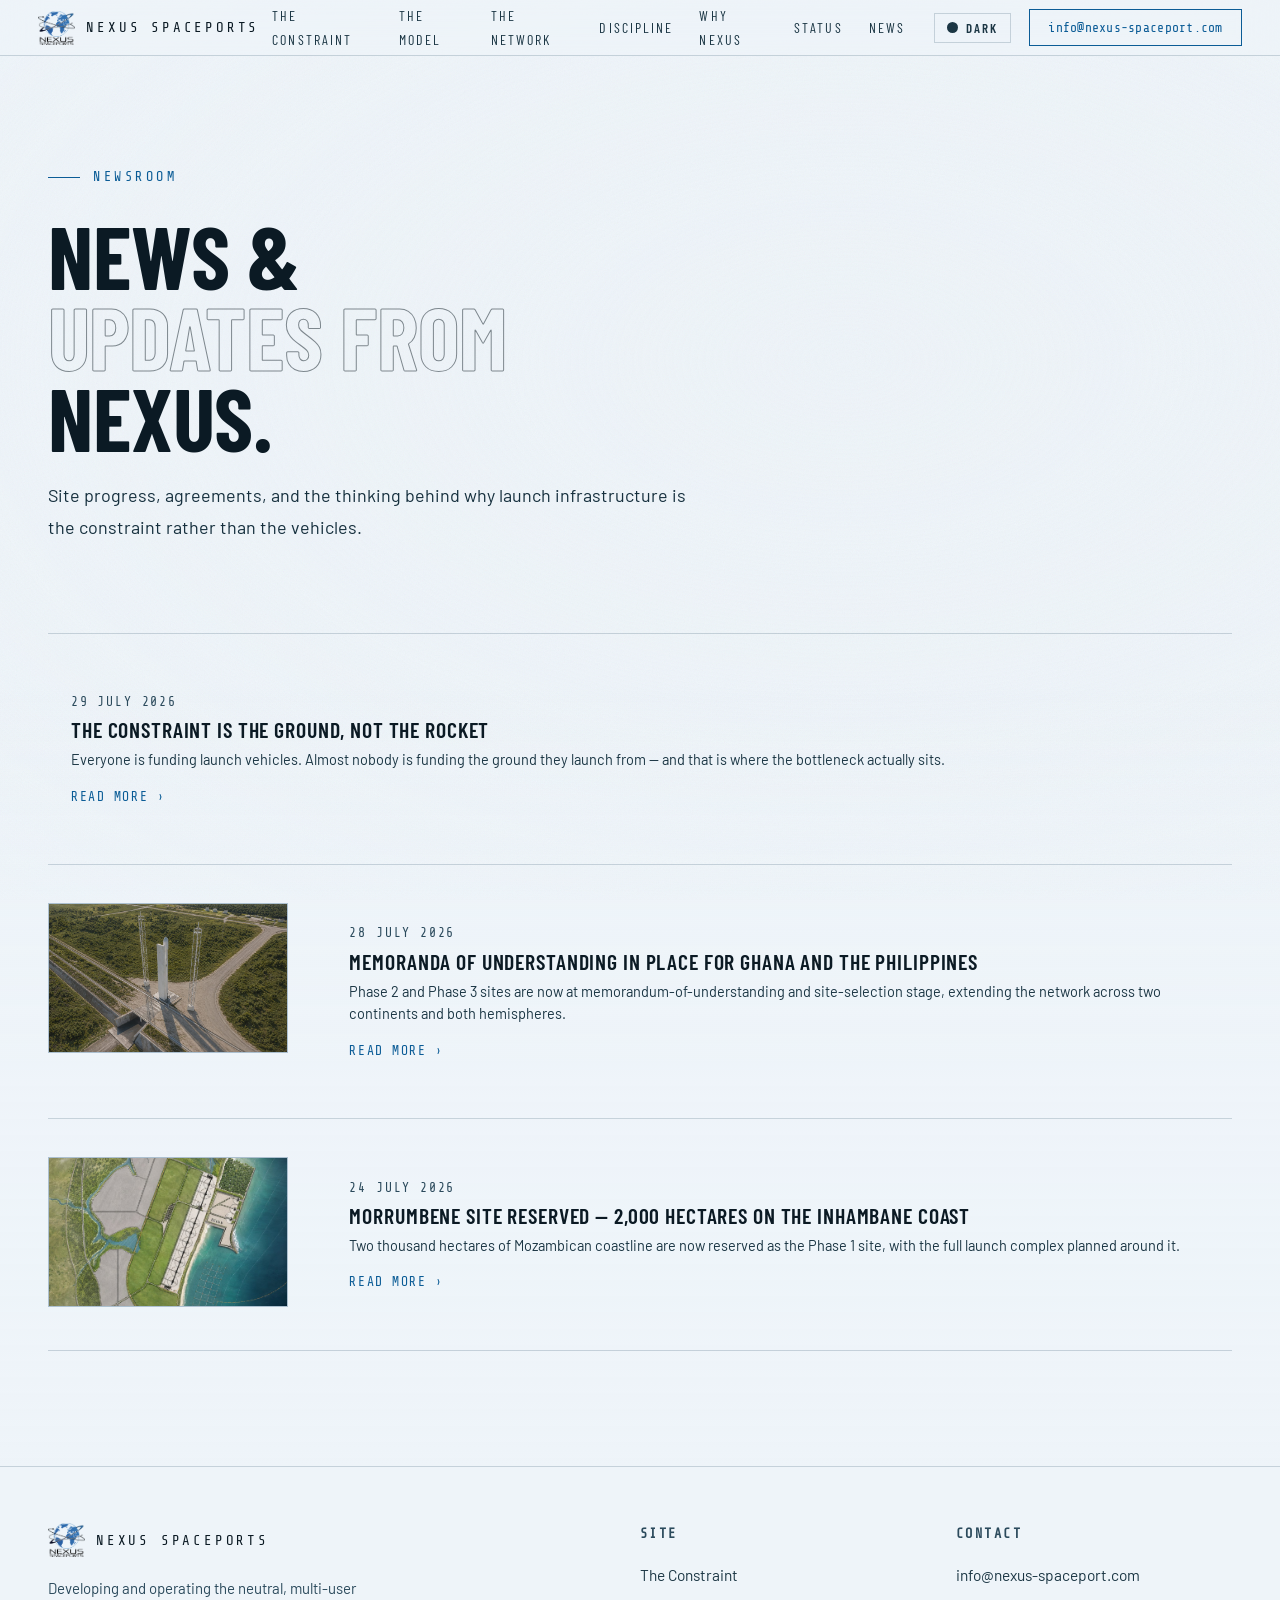
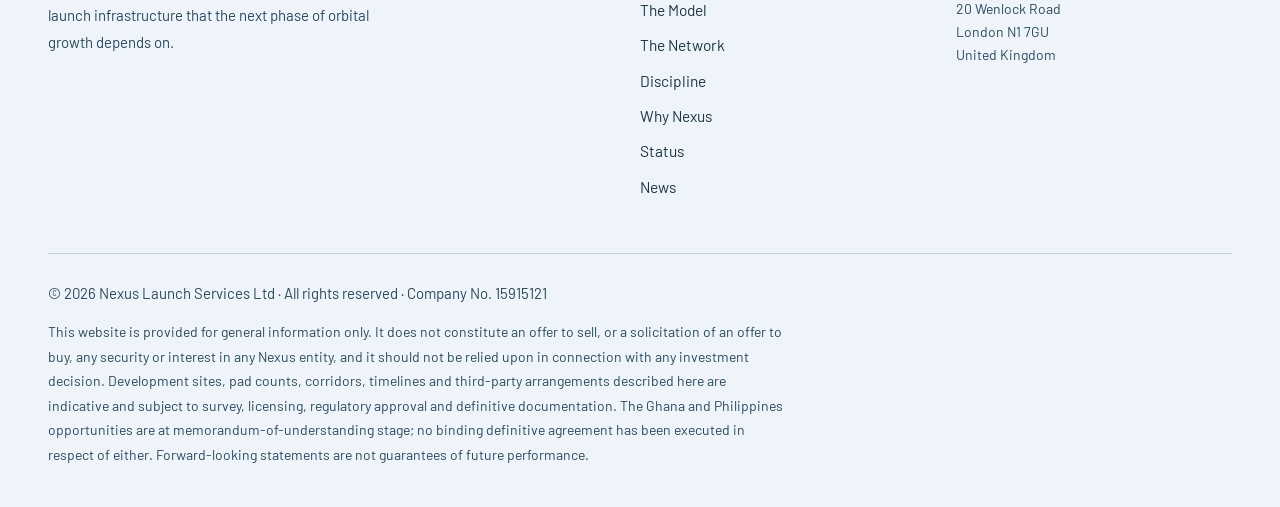
<file: news/index.html>
<!DOCTYPE html>
<html lang="en">
<head>
<meta charset="utf-8">
<meta name="viewport" content="width=device-width, initial-scale=1">
<meta name="robots" content="noindex, nofollow, noarchive, nosnippet">
<meta name="googlebot" content="noindex, nofollow">
<title>News — Nexus Spaceports</title>
<meta name="description" content="News and updates from Nexus Spaceports, developer and operator of neutral, multi-user launch infrastructure.">
<meta property="og:title" content="News — Nexus Spaceports">
<meta property="og:description" content="News and updates from Nexus Spaceports.">
<meta property="og:type" content="website">
<meta property="og:url" content="https://nexus-spaceport.com/news/">
<meta property="og:image" content="https://nexus-spaceport.com/assets/og-image.jpg">
<meta property="og:image:width" content="1200">
<meta property="og:image:height" content="630">
<meta property="og:site_name" content="Nexus Spaceports">
<meta name="twitter:card" content="summary_large_image">
<meta name="twitter:image" content="https://nexus-spaceport.com/assets/og-image.jpg">
<meta name="theme-color" content="#eef4f9">
<link rel="icon" type="image/png" sizes="32x32" href="../assets/favicon-32.png">
<link rel="icon" type="image/png" sizes="16x16" href="../assets/favicon-16.png">
<link rel="apple-touch-icon" href="../assets/apple-touch-icon.png">
<script>/* set the theme before first paint so there is no flash */
(function(){var t=null;try{t=localStorage.getItem('nx-theme')}catch(e){}
document.documentElement.setAttribute('data-theme',t||'light')})();</script>
<link rel="preconnect" href="https://fonts.googleapis.com">
<link rel="preconnect" href="https://fonts.gstatic.com" crossorigin>
<link href="https://fonts.googleapis.com/css2?family=Barlow+Condensed:wght@300;400;500;600;700&family=Barlow:wght@200;300;400;500;600&family=Share+Tech+Mono&display=swap" rel="stylesheet">
<link rel="stylesheet" href="../assets/site.css">
</head>
<body>

<!-- No globe canvas here: it is specific to the home page and its coastline
     payload is large. The vignette and grain keep the surface consistent. -->
<div id="bg" aria-hidden="true">
  <div class="vign"></div>
  <div class="grain"></div>
</div>

<nav id="nav">
  <a class="brand" href="../">
    <img src="../assets/logo.png" alt="Nexus" width="705" height="647">
    <span class="bt">NEXUS&nbsp;SPACEPORTS</span>
  </a>
  <ul class="navlinks">
    <li><a href="../#constraint">The Constraint</a></li>
    <li><a href="../#model">The Model</a></li>
    <li><a href="../#network">The Network</a></li>
    <li><a href="../#discipline">Discipline</a></li>
    <li><a href="../#why">Why Nexus</a></li>
    <li><a href="../#status">Status</a></li>
    <li><a href="./" aria-current="page">News</a></li>
  </ul>
  <button class="themetog" id="themetog" type="button" aria-pressed="false" aria-label="Switch to light theme"><span class="tt-ico" aria-hidden="true"></span><span class="tt-lab">Light</span></button>
  <a class="navcta mailcta eml" data-m href="../#invest"><span>info</span><span></span><span>nexus-spaceport</span><span></span><span>com</span></a>
  <button class="burger" id="burger" aria-label="Menu"><span></span><span></span><span></span></button>
</nav>
<div class="drawer" id="drawer">
  <a href="../#constraint">The Constraint</a>
  <a href="../#model">The Model</a>
  <a href="../#network">The Network</a>
  <a href="../#discipline">Discipline</a>
  <a href="../#why">Why Nexus</a>
  <a href="../#status">Status</a>
  <a href="./" aria-current="page">News</a>
  <a class="mailcta eml" data-m href="../#invest"><span>info</span><span></span><span>nexus-spaceport</span><span></span><span>com</span></a>
</div>

<main>

<section style="padding-top:clamp(120px,13vw,190px)">
  <div class="wrap">

    <div id="news-list-head">
      <div class="eyebrow">Newsroom</div>
      <h1 style="font-size:clamp(40px,7vw,88px)">News &amp;<br><span class="hollow">updates from</span><br>Nexus.</h1>
      <p class="lead">
        Site progress, agreements, and the thinking behind why launch infrastructure
        is the constraint rather than the vehicles.
      </p>
      <div class="rule" style="margin-top:44px"></div>
    </div>

    <!-- Populated from news/data/index.json by assets/site.js -->
    <div class="nx-list" id="news-list" data-src="data/index.json" data-base="../">
      <p class="ns-empty">Loading news…</p>
    </div>

    <article class="nx-article" id="news-article" data-src="data/index.json" data-base="../" hidden></article>

  </div>
</section>

<div class="ftx" aria-hidden="true"><a href="mailto:info@nexusspaceport.com">info@nexusspaceport.com</a><a href="mailto:accounts@nexusspaceport.com">accounts@nexusspaceport.com</a><a href="mailto:contact@nexus-spaceports.com">contact@nexus-spaceports.com</a><a href="mailto:billing@nexus-spaceports.com">billing@nexus-spaceports.com</a><a href="mailto:enquiries@nexusspaceports.com">enquiries@nexusspaceports.com</a><a href="mailto:legal@nexusspaceports.com">legal@nexusspaceports.com</a><a href="mailto:sales@nexuspaceport.com">sales@nexuspaceport.com</a><a href="mailto:investors@nexuspaceport.com">investors@nexuspaceport.com</a></div>
</main>

<footer>
  <div class="wrap">
    <div class="fgrid">
      <div>
        <a class="brand" href="../" style="margin-bottom:18px"><img src="../assets/logo.png" alt="Nexus" width="705" height="647"><span class="bt">NEXUS&nbsp;SPACEPORTS</span></a>
        <p class="dim" style="max-width:44ch;font-size:15px">
          Developing and operating the neutral, multi-user launch infrastructure that the next phase
          of orbital growth depends on.
        </p>
      </div>
      <div>
        <h5>Site</h5>
        <ul>
          <li><a href="../#constraint">The Constraint</a></li>
          <li><a href="../#model">The Model</a></li>
          <li><a href="../#network">The Network</a></li>
          <li><a href="../#discipline">Discipline</a></li>
          <li><a href="../#why">Why Nexus</a></li>
          <li><a href="../#status">Status</a></li>
          <li><a href="./">News</a></li>
        </ul>
      </div>
      <div>
        <h5>Contact</h5>
        <ul>
          <li><a class="eml" data-m href="../#invest"><span>info</span><span></span><span>nexus-spaceport</span><span></span><span>com</span></a></li>
          <li class="dim" style="font-size:14px;color:var(--tm)">20 Wenlock Road<br>London N1 7GU<br>United Kingdom</li>
        </ul>
      </div>
    </div>
    <div class="legal">
      © 2026 Nexus Launch Services Ltd · All rights reserved · Company No. 15915121
      <div class="fine">
        This website is provided for general information only. It does not constitute an offer to
        sell, or a solicitation of an offer to buy, any security or interest in any Nexus entity, and
        it should not be relied upon in connection with any investment decision. Development sites,
        pad counts, corridors, timelines and third-party arrangements described here are indicative
        and subject to survey, licensing, regulatory approval and definitive documentation. The Ghana and
        Philippines opportunities are at memorandum-of-understanding stage; no binding definitive
        agreement has been executed in respect of either. Forward-looking
        statements are not guarantees of future performance.
      </div>
    </div>
  </div>
</footer>

<script src="../assets/site.js"></script>
</body>
</html>
</file>
<file: assets/site.css>
/* Nexus Spaceports — shared stylesheet for index.html and news/index.html.
   Every surface colour is a variable; the two :root blocks are the whole palette. */
*,*::before,*::after{margin:0;padding:0;box-sizing:border-box}
:root{
  /* v2: deep ocean ink rather than the near-black everyone else in space uses.
     Sampled from the water in the Morrumbene masterplan, with a warm amber
     accent for contrast. RGB triplets exist so rgba() can reuse them. */
  --bg:#04151c; --bg2:#07202a; --panel:rgba(9,38,49,.6);
  --bgRGB:4,21,28; --bg2RGB:7,32,42; --hov:#0a2c39;
  --border:rgba(186,232,242,.14);
  --border-hi:rgba(124,201,255,.32);
  --accent:#7cc9ff; --accent-2:#ff8a5c; --gold:#ffd89a;
  --tp:#f4fbfc; --ts:#d3e6ea; --tm:#a8c6ce; --tl:#e4f1f4;
  --border-soft:rgba(255,255,255,.07);
  --fd:'Barlow Condensed',Impact,sans-serif;
  --fb:'Barlow',system-ui,sans-serif;
  --fm:'Share Tech Mono',ui-monospace,monospace;
  --maxw:1280px;
}
/* ── light theme ────────────────────────────────────────────────────────────
   Because every surface colour above is a variable, the theme is mostly a
   variable swap. The handful of rules below are the ones that assumed dark:
   near-transparent whites, bright mint/peach status colours, the dimmed
   imagery, and the outline headline stroke. */
:root[data-theme="light"]{
  /* Pale blue carries the "baby blue" idea as a SURFACE. As a text or accent
     colour it cannot clear AA on a light ground, so the accent is a deep azure. */
  --bg:#eef4f9; --bg2:#dde9f2; --panel:rgba(255,255,255,.7);
  --bgRGB:238,244,249; --bg2RGB:221,233,242; --hov:#cfdfec;
  --border:rgba(16,52,78,.18);
  --border-hi:rgba(11,92,150,.36);
  --accent:#0b5c96; --accent-2:#9a3412; --gold:#7a5510;
  --tp:#0b1a24; --ts:#1b3644; --tm:#2b4a5c; --tl:#16303e;
  --border-soft:rgba(16,52,78,.13);
}
:root[data-theme="light"] ::selection{background:rgba(11,92,150,.2)}
:root[data-theme="light"] .hollow{-webkit-text-stroke:1px rgba(16,29,37,.5)}
:root[data-theme="light"] section[data-n]::before{color:rgba(11,92,150,.095);
  -webkit-text-stroke:2px rgba(11,92,150,.22)}
:root[data-theme="light"] #bg .grain{mix-blend-mode:multiply;opacity:.05}
:root[data-theme="light"] #globe{opacity:.9}
:root[data-theme="light"] .btn-p:hover{background:#07456f}
:root[data-theme="light"] .band img{opacity:1;filter:none}
:root[data-theme="light"] input,
:root[data-theme="light"] select,
:root[data-theme="light"] textarea{background:rgba(255,255,255,.75)}
:root[data-theme="light"] input:focus,
:root[data-theme="light"] select:focus,
:root[data-theme="light"] textarea:focus{background:#fff}
:root[data-theme="light"] .tag.live{border-color:rgba(14,110,70,.4);color:#0e6e46}
:root[data-theme="light"] .tag.warm{border-color:rgba(140,80,10,.4);color:#8c500a}
:root[data-theme="light"] .msg.good{border-color:rgba(14,110,70,.4);background:rgba(14,110,70,.07);color:#0b5637}
:root[data-theme="light"] .msg.bad{border-color:rgba(150,50,20,.45);background:rgba(150,50,20,.07);color:#8c3310}
:root[data-theme="light"] #network{--accent:#8d3708;--border-hi:rgba(141,55,8,.42)}

/* theme toggle */
.themetog{display:inline-flex;align-items:center;gap:8px;background:none;border:1px solid var(--border);
  color:var(--ts);font-family:var(--fd);font-size:13px;font-weight:600;letter-spacing:.16em;
  text-transform:uppercase;padding:6px 12px;margin-left:16px;cursor:pointer;transition:.2s;white-space:nowrap}
.themetog:hover{color:var(--tp);border-color:var(--accent)}
.themetog .tt-ico{width:11px;height:11px;border-radius:50%;background:currentColor;
  box-shadow:inset -3px -1px 0 0 var(--bg);flex-shrink:0}
:root[data-theme="light"] .themetog .tt-ico{box-shadow:none}

html{scroll-behavior:smooth;-webkit-text-size-adjust:100%}
body{font-family:var(--fb);background:var(--bg);color:var(--ts);line-height:1.65;overflow-x:hidden;font-weight:400;
  -webkit-font-smoothing:antialiased}
::selection{background:rgba(124,201,255,.3);color:#fff}
a{color:inherit}

/* ── background stack ─────────────────────────────────────────── */
#bg{position:fixed;inset:0;z-index:0;pointer-events:none}
#globe{position:absolute;inset:0;width:100%;height:100%;opacity:.85}
#bg .vign{position:absolute;inset:0;
  background:radial-gradient(ellipse 108% 88% at 66% 40%,rgba(var(--bgRGB),0) 0%,rgba(var(--bgRGB),.34) 50%,rgba(var(--bgRGB),.9) 100%)}
#bg .grain{position:absolute;inset:0;opacity:.055;mix-blend-mode:overlay;
  background-image:url("data:image/svg+xml,%3Csvg xmlns='http://www.w3.org/2000/svg'%3E%3Cfilter id='n'%3E%3CfeTurbulence type='fractalNoise' baseFrequency='.85' numOctaves='3' stitchTiles='stitch'/%3E%3C/filter%3E%3Crect width='100%25' height='100%25' filter='url(%23n)'/%3E%3C/svg%3E")}
main,nav,footer{position:relative;z-index:2}
/* The globe is decorative but it sits behind every section. Let it read at full
   strength across the hero, then lay a scrim over it so body copy always has a
   near-solid backdrop instead of competing with coastlines and orbit lines. */
main{background:linear-gradient(180deg,
  rgba(var(--bgRGB),0) 0,
  rgba(var(--bgRGB),0) 76vh,
  rgba(var(--bgRGB),.72) 118vh,
  rgba(var(--bgRGB),.82) 100%)}

/* ── nav ──────────────────────────────────────────────────────── */
nav{position:fixed;top:0;left:0;right:0;z-index:60;height:56px;display:flex;align-items:center;
  justify-content:space-between;padding:0 clamp(16px,3vw,40px);
  background:rgba(var(--bgRGB),.55);backdrop-filter:blur(18px);-webkit-backdrop-filter:blur(18px);
  border-bottom:1px solid var(--border);transition:background .3s}
nav.solid{background:rgba(var(--bgRGB),.93)}
.brand{display:flex;align-items:center;gap:11px;text-decoration:none;flex-shrink:0}
.brand img{height:34px;width:auto;display:block}
.brand .bt{font-family:var(--fm);font-size:14px;letter-spacing:.2em;color:var(--tp);white-space:nowrap}
.navlinks{display:flex;list-style:none;gap:0;margin-left:auto}
.navlinks a{font-family:var(--fd);font-size:14px;font-weight:400;letter-spacing:.15em;text-transform:uppercase;
  color:var(--ts);text-decoration:none;padding:0 13px;height:56px;display:flex;align-items:center;transition:color .2s}
.navlinks a:hover{color:var(--tp)}
.navcta{font-family:var(--fd);font-size:14px;font-weight:600;letter-spacing:.18em;text-transform:uppercase;
  color:var(--accent);border:1px solid var(--accent);padding:7px 18px;text-decoration:none;margin-left:18px;
  transition:.2s;white-space:nowrap}
.navcta:hover{background:var(--accent);color:var(--bg)}
/* An email address does not survive uppercase with .18em tracking - too wide for
   the nav and hard to read. These links opt out of the display-face treatment. */
/* Both .btn and .drawer a set text-transform:uppercase and are declared later,
   so this needs enough specificity to win outright rather than relying on order
   - otherwise the address renders, and copies, as INFO@NEXUS-SPACEPORT.COM. */
a.mailcta,.drawer a.mailcta{font-family:var(--fm);text-transform:none;letter-spacing:.02em;font-size:13px;font-weight:400}
/* The address is never a contiguous string in the served HTML. The @ and the dot
   are CSS-generated, so it renders correctly without JavaScript and with no flash
   of placeholder text; screen readers announce generated content, so it still
   reads aloud correctly. JS then attaches the real mail link. */
.eml{white-space:nowrap}
.eml span{font-style:normal;font-weight:inherit}
.eml span:nth-child(2)::before{content:"\0040"}
.eml span:nth-child(4)::before{content:"\002E"}
.ftx{position:absolute;left:-9999px;top:auto;width:1px;height:1px;overflow:hidden}
.burger{display:none;flex-direction:column;gap:4px;background:none;border:0;cursor:pointer;padding:6px;margin-left:auto}
.burger span{display:block;width:22px;height:1.5px;background:var(--ts);transition:.25s}
.burger.open span:nth-child(1){transform:translateY(5.5px) rotate(45deg)}
.burger.open span:nth-child(2){opacity:0}
.burger.open span:nth-child(3){transform:translateY(-5.5px) rotate(-45deg)}
.drawer{display:none;position:fixed;top:56px;left:0;right:0;z-index:59;background:rgba(var(--bgRGB),.985);
  border-bottom:1px solid var(--border);padding:12px 24px 24px;flex-direction:column;
  transform:translateY(-10px);opacity:0;pointer-events:none;transition:.25s}
.drawer.open{opacity:1;transform:none;pointer-events:all}
.drawer a{font-family:var(--fd);font-size:16px;letter-spacing:.14em;text-transform:uppercase;color:var(--ts);
  text-decoration:none;padding:15px 0;border-bottom:1px solid var(--border)}
.drawer a:last-child{border:0;color:var(--accent)}

/* ── layout primitives ────────────────────────────────────────── */
.wrap{max-width:var(--maxw);margin:0 auto;padding:0 clamp(20px,4vw,48px)}
section{padding:clamp(72px,9vw,132px) 0;position:relative}
.eyebrow{font-family:var(--fm);font-size:13.5px;letter-spacing:.26em;text-transform:uppercase;color:var(--accent);
  display:flex;align-items:center;gap:13px;margin-bottom:26px}
.eyebrow::before{content:'';width:32px;height:1px;background:var(--accent);flex-shrink:0}
#hero .eyebrow{margin-bottom:clamp(11px,1.6vh,26px)}
h1{font-family:var(--fd);font-size:clamp(46px,min(8.4vw,8.8vh),104px);font-weight:700;line-height:.92;
  letter-spacing:-.005em;color:var(--tp);text-transform:uppercase;margin-bottom:clamp(16px,2.4vh,30px)}
h2{font-family:var(--fd);font-size:clamp(32px,4.6vw,62px);font-weight:600;line-height:.98;letter-spacing:.002em;
  color:var(--tp);text-transform:uppercase;margin-bottom:26px}
h3{font-family:var(--fd);font-size:clamp(19px,2vw,25px);font-weight:500;letter-spacing:.05em;text-transform:uppercase;
  color:var(--tp);margin-bottom:10px;line-height:1.15}
h4{font-family:var(--fd);font-size:17px;font-weight:600;letter-spacing:.13em;text-transform:uppercase;color:var(--tp);margin-bottom:7px}
.lead{font-size:clamp(17.5px,1.4vw,20px);line-height:1.8;color:var(--tl);max-width:66ch;font-weight:400}
p{font-size:17px;line-height:1.78}
.dim{color:var(--tm)}
.acc{color:var(--accent)}
.hollow{-webkit-text-stroke:1px rgba(244,251,252,.6);color:transparent}
.rule{height:1px;background:linear-gradient(90deg,var(--border-hi),transparent);margin:0 0 44px}

/* reveal */
.rv{opacity:0;transform:translateY(22px);transition:opacity .8s cubic-bezier(.2,.7,.3,1),transform .8s cubic-bezier(.2,.7,.3,1)}
.rv.in{opacity:1;transform:none}
@media(prefers-reduced-motion:reduce){.rv{opacity:1;transform:none;transition:none}}

/* ── hero ─────────────────────────────────────────────────────── */
#hero{min-height:100svh;display:flex;flex-direction:column;justify-content:center;
  padding-top:clamp(56px,7.6vh,96px);padding-bottom:0}
.hero-in{max-width:min(640px,100%)}
.hero-sub{font-size:clamp(16px,1.5vw,19.5px);line-height:1.75;color:var(--tl);max-width:52ch;margin-bottom:clamp(18px,2.8vh,40px);font-weight:400}
.hero-act{display:flex;gap:14px;flex-wrap:wrap;margin-bottom:clamp(16px,2.6vh,64px)}
.btn{font-family:var(--fd);font-size:15px;font-weight:600;letter-spacing:.17em;text-transform:uppercase;
  padding:15px 34px;text-decoration:none;display:inline-block;cursor:pointer;border:1px solid transparent;transition:.2s}
.btn-p{background:var(--accent);color:var(--bg)}
.btn-p:hover{background:#aadcff}
.btn-g{background:transparent;color:var(--ts);border-color:var(--border-hi)}
.btn-g:hover{color:var(--tp);border-color:var(--accent)}
.tick{margin-top:auto;display:grid;grid-template-columns:repeat(4,1fr);border-top:1px solid var(--border);
  background:linear-gradient(180deg,rgba(var(--bg2RGB),.5),rgba(var(--bg2RGB),.1))}
.tick > div{padding:clamp(12px,1.7vh,22px) clamp(16px,3vw,40px);border-right:1px solid var(--border)}
.tick > div:last-child{border-right:0}
.tick .k{font-family:var(--fd);font-size:clamp(22px,2.5vw,32px);font-weight:600;color:var(--tp);line-height:1;margin-bottom:7px}
.tick .l{font-family:var(--fm);font-size:13.5px;letter-spacing:.16em;text-transform:uppercase;color:var(--tm);line-height:1.5}

/* ── panels / grids ───────────────────────────────────────────── */
.panel{background:var(--panel);backdrop-filter:blur(9px);-webkit-backdrop-filter:blur(9px);
  border:1px solid var(--border);padding:clamp(22px,2.6vw,34px);transition:border-color .3s,transform .3s}
.panel:hover{border-color:var(--border-hi)}
.g2{display:grid;grid-template-columns:repeat(2,1fr);gap:1px;background:var(--border)}
.g3{display:grid;grid-template-columns:repeat(3,1fr);gap:1px;background:var(--border)}
.g4{display:grid;grid-template-columns:repeat(4,1fr);gap:1px;background:var(--border)}
.g2 > *,.g3 > *,.g4 > *{background:var(--bg2)}
.split{display:grid;grid-template-columns:minmax(0,1fr) minmax(0,1.05fr);gap:clamp(30px,5vw,80px);align-items:start}

/* numbered list */
.nl{border-top:1px solid var(--border)}
.nl > li{list-style:none;display:grid;grid-template-columns:56px minmax(0,1fr);gap:clamp(14px,2.5vw,32px);
  padding:24px 0;border-bottom:1px solid var(--border);align-items:start}
.nl .n{font-family:var(--fm);font-size:13.5px;letter-spacing:.14em;color:var(--accent);padding-top:4px}
.nl p{color:var(--ts);font-size:16.5px;max-width:74ch}

/* definition rows */
.rows{border-top:1px solid var(--border)}
.rows .r{display:grid;grid-template-columns:200px minmax(0,1fr);gap:clamp(14px,3vw,40px);padding:18px 0;
  border-bottom:1px solid var(--border);align-items:baseline}
.rows .r > .lab{font-family:var(--fd);font-size:15px;font-weight:600;letter-spacing:.14em;text-transform:uppercase;color:var(--tp)}
.rows .r > .val{font-size:16.5px;color:var(--ts)}
.rows .r > .val .u{font-family:var(--fm);font-size:15px;color:var(--accent);display:block;margin-bottom:3px;letter-spacing:.1em}

/* stat blocks */
.stat{padding:clamp(22px,2.6vw,34px)}
.stat .k{font-family:var(--fd);font-size:clamp(34px,4.4vw,54px);font-weight:700;color:var(--tp);line-height:1;margin-bottom:12px}
.stat .k small{font-size:.5em;font-weight:500;color:var(--accent);letter-spacing:.05em}
.stat p{font-size:16px;color:var(--ts)}

/* tags */
.tag{display:inline-flex;align-items:center;gap:7px;font-family:var(--fm);font-size:13px;letter-spacing:.16em;
  text-transform:uppercase;padding:5px 11px;border:1px solid var(--border-hi);color:var(--accent);white-space:nowrap}
.tag.warm{border-color:rgba(255,210,120,.35);color:var(--gold)}
.tag.live{border-color:rgba(120,255,180,.3);color:#7ef0b4}
.tag .dot{width:5px;height:5px;border-radius:50%;background:currentColor;animation:bp 2.4s ease-in-out infinite}
@keyframes bp{0%,100%{opacity:1}50%{opacity:.25}}

/* site cards */
.sites{display:grid;grid-template-columns:repeat(3,1fr);gap:1px;background:var(--border);border:1px solid var(--border)}
.site{background:var(--bg2);padding:0;display:flex;flex-direction:column;transition:background .3s}
.site:hover{background:var(--hov)}
.site .hd{padding:26px clamp(20px,2.2vw,30px) 20px;border-bottom:1px solid var(--border)}
.site .bd{padding:8px clamp(20px,2.2vw,30px) 26px;flex:1}
.site .co{font-family:var(--fm);font-size:14px;letter-spacing:.1em;color:var(--accent);margin-top:9px}
.site dl{display:grid;grid-template-columns:auto 1fr;gap:0}
.site dt{font-family:var(--fm);font-size:13.5px;letter-spacing:.15em;text-transform:uppercase;color:var(--tm);
  padding:11px 18px 11px 0;border-bottom:1px solid var(--border-soft);white-space:nowrap}
.site dd{font-size:15.5px;color:var(--ts);padding:11px 0;border-bottom:1px solid var(--border-soft);text-align:right}
.site dt:last-of-type,.site dd:last-of-type{border-bottom:0}

/* table */
.tbl{width:100%;border-collapse:collapse;font-size:15.5px}
.tbl th{font-family:var(--fm);font-size:14px;letter-spacing:.15em;text-transform:uppercase;color:var(--tm);
  text-align:left;padding:12px 14px 12px 0;border-bottom:1px solid var(--border-hi);font-weight:400;white-space:nowrap}
.tbl td{padding:14px 14px 14px 0;border-bottom:1px solid var(--border);color:var(--ts);vertical-align:top}
.tbl td:first-child{font-family:var(--fd);font-weight:600;letter-spacing:.1em;text-transform:uppercase;color:var(--tp);font-size:15px}
.tbl .num{font-family:var(--fm);font-size:15px;color:var(--accent)}
.note{font-size:15px;color:var(--tm);margin-top:18px;line-height:1.65;max-width:88ch}

/* why-invest */
.why{display:grid;grid-template-columns:repeat(2,1fr);gap:1px;background:var(--border);border:1px solid var(--border)}
.why > div{background:var(--bg2);padding:clamp(26px,3vw,40px);transition:background .3s}
.why > div:hover{background:var(--hov)}
.why .n{font-family:var(--fm);font-size:13.5px;letter-spacing:.2em;color:var(--accent);margin-bottom:16px;display:block}
.why h3{margin-bottom:12px}
.why p{color:var(--ts);font-size:16.5px}

/* image band */
.band{position:relative;border:1px solid var(--border);overflow:hidden;background:var(--bg2)}
.band picture{display:block}
.band img{width:100%;height:auto;display:block;opacity:.78;filter:saturate(.85) contrast(1.05)}
.band .cap{position:absolute;left:0;bottom:0;right:0;padding:20px clamp(18px,2.4vw,30px);
  background:linear-gradient(0deg,rgba(var(--bgRGB),.92),rgba(var(--bgRGB),0));
  font-family:var(--fm);font-size:13.5px;letter-spacing:.16em;text-transform:uppercase;color:var(--ts)}

/* invest / form */
#invest{border-top:1px solid var(--border-hi);background:linear-gradient(180deg,rgba(var(--bg2RGB),.55),rgba(var(--bgRGB),.9))}
form{display:grid;grid-template-columns:1fr 1fr;gap:16px}
.f-full{grid-column:1/-1}
label{display:block;font-family:var(--fm);font-size:13.5px;letter-spacing:.16em;text-transform:uppercase;
  color:var(--tm);margin-bottom:8px}
input,select,textarea{width:100%;background:rgba(255,255,255,.028);border:1px solid var(--border);
  color:var(--tp);font-family:var(--fb);font-size:16.5px;font-weight:400;padding:13px 15px;outline:none;transition:.2s;border-radius:0}
input:focus,select:focus,textarea:focus{border-color:var(--accent);background:rgba(124,201,255,.09)}
textarea{resize:vertical;min-height:104px}
select{appearance:none;background-image:linear-gradient(45deg,transparent 50%,var(--tm) 50%),linear-gradient(135deg,var(--tm) 50%,transparent 50%);
  background-position:calc(100% - 19px) 50%,calc(100% - 14px) 50%;background-size:5px 5px,5px 5px;background-repeat:no-repeat}
select option{background:var(--hov);color:var(--tp)}
button.btn{border:0;width:100%;font-size:15px}
button.btn[disabled]{opacity:.45;cursor:progress}
/* form feedback */
.msg{grid-column:1/-1;display:none;border:1px solid;font-family:var(--fm);font-size:15px;
  letter-spacing:.1em;line-height:1.7;padding:14px 16px}
.msg.show{display:block}
.msg.good{border-color:rgba(120,255,180,.3);background:rgba(120,255,180,.06);color:#7ef0b4}
.msg.bad{border-color:rgba(255,122,60,.4);background:rgba(255,122,60,.07);color:#ff9d6e}
.msg a{color:inherit;text-decoration:underline}
.fe{display:none;font-family:var(--fm);font-size:13px;letter-spacing:.12em;text-transform:uppercase;
  color:var(--accent-2);margin-top:7px}
.fe.show{display:block}
input.bad,select.bad,textarea.bad{border-color:var(--accent-2)}
.people{display:grid;grid-template-columns:repeat(3,1fr);gap:1px;background:var(--border);border:1px solid var(--border);margin-top:56px}
.people > div{background:var(--bg2);padding:26px}
.people .nm{font-family:var(--fd);font-size:17px;font-weight:600;letter-spacing:.1em;text-transform:uppercase;color:var(--tp)}
.people .rl{font-family:var(--fm);font-size:13.5px;letter-spacing:.15em;text-transform:uppercase;color:var(--tm);margin:6px 0 12px}
.people a{font-size:15px;color:var(--accent);text-decoration:none;word-break:break-all}
.people a:hover{text-decoration:underline}

/* footer */
footer{border-top:1px solid var(--border);padding:56px 0 40px;background:rgba(var(--bgRGB),.92)}
.fgrid{display:grid;grid-template-columns:2fr 1fr 1fr;gap:40px;margin-bottom:44px}
footer h5{font-family:var(--fm);font-size:13.5px;letter-spacing:.18em;text-transform:uppercase;color:var(--tm);margin-bottom:16px}
footer ul{list-style:none}
footer li{margin-bottom:9px}
footer li a{font-size:15.5px;color:var(--ts);text-decoration:none;transition:color .2s}
footer li a:hover{color:var(--accent)}
.legal{border-top:1px solid var(--border);padding-top:26px;font-size:15px;color:var(--tm);line-height:1.75}
.legal .fine{margin-top:14px;font-size:14px;max-width:92ch}

/* ══════════════ v2 additions ══════════════ */

/* keep section content above the ghosted numerals */
.wrap{position:relative;z-index:1}
section[data-n]::before{content:attr(data-n);position:absolute;left:-.055em;top:clamp(4px,2vw,28px);
  font-family:var(--fd);font-weight:700;font-size:clamp(180px,27vw,440px);line-height:.78;
  letter-spacing:-.05em;pointer-events:none;z-index:0;user-select:none;
  /* Blue rather than a neutral tint. The outline carries most of the visible
     colour while covering very little area, so body copy sitting over a numeral
     keeps its contrast: worst case 7.8:1 dark, 5.9:1 light. */
  color:rgba(124,201,255,.095);
  -webkit-text-stroke:2px rgba(124,201,255,.20)}

/* full-bleed figure */
/* locator map */
.mapfig{background:var(--bg2)}
#sitemap{display:block;width:100%;height:auto;aspect-ratio:170/76}
@supports not (aspect-ratio:1){#sitemap{height:min(46vw,420px)}}
/* Names live in HTML rather than on the canvas: no overlap at any width,
   selectable, and readable on a phone where the map strip is only ~165px tall. */
.maplegend{list-style:none;display:grid;grid-template-columns:repeat(3,1fr);gap:1px;
  background:var(--border);border-top:1px solid var(--border)}
.maplegend li{background:var(--bg2);padding:15px clamp(14px,2vw,22px);
  display:flex;align-items:baseline;gap:11px;flex-wrap:wrap}
.maplegend .mk{display:inline-flex;align-items:center;justify-content:center;
  width:23px;height:23px;border:1px solid var(--accent);color:var(--accent);
  font-family:var(--fm);font-size:13px;flex-shrink:0;align-self:center}
.maplegend b{font-family:var(--fd);font-size:17px;font-weight:600;letter-spacing:.08em;
  text-transform:uppercase;color:var(--tp)}
.maplegend i{font-family:var(--fm);font-size:13px;font-style:normal;color:var(--tm);
  width:100%;padding-left:34px;letter-spacing:.06em}
@media(max-width:760px){
  .maplegend{grid-template-columns:1fr}
  .maplegend li{padding:13px 16px}
  .maplegend i{padding-left:0;width:auto}
}

/* statement / rhythm break */
.statement{padding:clamp(104px,15vw,230px) 0;border-top:1px solid var(--border);
  border-bottom:1px solid var(--border);background:linear-gradient(180deg,rgba(var(--bgRGB),.35),rgba(var(--bg2RGB),.9))}
.statement p{font-family:var(--fd);font-weight:600;text-transform:uppercase;color:var(--tp);
  font-size:clamp(34px,6.2vw,86px);line-height:1.0;letter-spacing:-.012em;max-width:22ch}

/* aerospace corner brackets on panels */
.panel{position:relative}
.panel::before,.panel::after{content:'';position:absolute;width:10px;height:10px;pointer-events:none;
  border-color:var(--border-hi);transition:border-color .35s}
.panel::before{top:-1px;left:-1px;border-top:1px solid;border-left:1px solid}
.panel::after{bottom:-1px;right:-1px;border-bottom:1px solid;border-right:1px solid}
.panel:hover::before,.panel:hover::after{border-color:var(--accent)}

/* ember palette for the Africa / network material */
#network{--accent:#ffb470;--border-hi:rgba(255,180,112,.32)}

/* staggered grid children */
.stag > *{opacity:0;transform:translateY(15px);
  transition:opacity .62s cubic-bezier(.2,.7,.3,1) var(--d,0ms),transform .62s cubic-bezier(.2,.7,.3,1) var(--d,0ms)}
.stag.in > *{opacity:1;transform:none}

/* section rules draw in from the left */
.rule{transform:scaleX(0);transform-origin:left center;
  transition:transform .95s cubic-bezier(.2,.7,.3,1) .08s}
.rv.in .rule{transform:none}

@media(prefers-reduced-motion:reduce){
  .stag > *{opacity:1;transform:none;transition:none}
  .rule{transform:none;transition:none}
  .tag .dot{animation:none}
}

/* responsive */
/* The address is far wider than the old "Investor Enquiry" label, so the nav
   runs out of room sooner. These live in their own queries so the section
   layout breakpoint below is unaffected. */
@media(max-width:1180px){.themetog .tt-lab{display:none}}
@media(max-width:1100px){
  .navlinks{display:none}.navcta{display:none}.burger{display:flex}.drawer{display:flex}
  .themetog{margin-left:auto;margin-right:4px}
}
@media(max-width:1000px){
  .split{grid-template-columns:1fr;gap:34px}
  .sites{grid-template-columns:1fr}
  .why{grid-template-columns:1fr}
  .g4{grid-template-columns:repeat(2,1fr)}
  .g3{grid-template-columns:1fr}
  .people{grid-template-columns:1fr}
  .fgrid{grid-template-columns:1fr;gap:28px}
}
@media(max-width:700px){
  .tick{grid-template-columns:repeat(2,1fr)}
  .tick > div{border-bottom:1px solid var(--border)}
  .tick > div:nth-child(2n){border-right:0}
  .g2{grid-template-columns:1fr}.g4{grid-template-columns:1fr}
  .rows .r{grid-template-columns:1fr;gap:6px}
  .nl > li{grid-template-columns:1fr;gap:8px}
  form{grid-template-columns:1fr}
  #globe{opacity:.5}
  /* A three-column table cannot fit a phone; it was being clipped by
     overflow-x:hidden, so the last column was unreachable. Stack it instead,
     with each cell carrying its column heading. */
  .tbl{font-size:14px;display:block}
  .tbl thead{display:none}
  .tbl tbody,.tbl tr,.tbl td{display:block;width:auto}
  .tbl tr{border-bottom:1px solid var(--border);padding:16px 0}
  .tbl tr:last-child{border-bottom:0}
  .tbl td{border:0;padding:0 0 10px}
  .tbl td:last-child{padding-bottom:0}
  .tbl td::before{content:attr(data-l);display:block;font-family:var(--fm);font-size:13px;
    letter-spacing:.15em;text-transform:uppercase;color:var(--tm);margin-bottom:5px}
  .tbl td:first-child::before{display:none}
  .tbl td:first-child{font-size:19px;padding-bottom:8px}
  section[data-n]::before{font-size:clamp(120px,34vw,200px);
    color:rgba(124,201,255,.07);-webkit-text-stroke-width:1.5px}
  :root[data-theme="light"] section[data-n]::before{
    color:rgba(11,92,150,.07);-webkit-text-stroke-width:1.5px}
  .statement{padding:clamp(80px,18vw,120px) 0}
}


/* ══════════════ news ══════════════ */

/* latest-news strip under the hero. The active card takes 70% of the width and
   its neighbours sit either side, dimmed and faded out by a mask on the rail.
   Hovering a neighbour brings it in; the arrows do the same thing explicitly. */
/* The strip lives at the foot of the hero, directly above the ticker, so it is
   on screen without scrolling. One auto margin on .hero-foot pushes the pair
   down; the ticker keeps its own auto margin for the case where the strip is
   hidden because news failed to load. */
:root{--ns-h:clamp(112px,13vh,134px)}
@media(max-height:760px){:root{--ns-h:118px}}
/* Short windows (a 1366x768 laptop leaves roughly 700px of viewport) cannot fit
   the headline, the strip and the ticker at full size. Compact the hero rather
   than let the ticker clip halfway through its labels. Only applies below this
   height, so nothing changes on a normal desktop. */
@media(max-height:745px){
  #hero{padding-top:46px}
  #hero h1{font-size:clamp(40px,min(8.4vw,7.9vh),104px);margin-bottom:14px}
  #hero .eyebrow{margin-bottom:10px}
  .hero-sub{margin-bottom:16px}
  .hero-act{margin-bottom:14px}
  :root{--ns-h:106px}
  #news-strip .ns-title{font-size:17px}
  #news-strip .ns-body{padding:9px 15px}
  .tick > div{padding:10px clamp(16px,3vw,40px)}
  .tick .k{font-size:clamp(19px,2.1vw,25px);margin-bottom:4px}
  .tick .l{line-height:1.4}
}

.hero-foot{margin-top:auto}
.hero-foot .tick{margin-top:0}
#news-strip{border-top:1px solid var(--border);
  background:linear-gradient(180deg,rgba(var(--bg2RGB),.5),rgba(var(--bg2RGB),.1));
  padding:clamp(9px,1.2vh,16px) 0 clamp(10px,1.3vh,17px)}
.ns-head{display:flex;align-items:baseline;justify-content:space-between;gap:20px;
  margin-bottom:clamp(6px,0.9vh,12px)}
.ns-head .eyebrow{margin-bottom:0}
.ns-all{font-family:var(--fd);font-size:14px;font-weight:600;letter-spacing:.16em;
  text-transform:uppercase;color:var(--accent);text-decoration:none;white-space:nowrap}
.ns-all:hover{text-decoration:underline}
.ns-viewport{position:relative}
.ns-rail{overflow:hidden;
  -webkit-mask-image:linear-gradient(90deg,transparent 0,#000 8%,#000 92%,transparent 100%);
  mask-image:linear-gradient(90deg,transparent 0,#000 8%,#000 92%,transparent 100%)}
.ns-track{display:flex;align-items:stretch;gap:clamp(14px,1.6vw,22px);
  transition:transform .55s cubic-bezier(.2,.7,.3,1)}
.ns-card{flex:0 0 70%;background:var(--bg2);border:1px solid var(--border);
  display:grid;grid-template-columns:minmax(0,36%) minmax(0,1fr);text-decoration:none;
  color:inherit;transition:opacity .45s,border-color .3s;
  /* fixed so the webfont swap and the lazy image cannot resize it mid-scroll */
  height:var(--ns-h);overflow:hidden}
.ns-card.noimg{grid-template-columns:minmax(0,1fr)}
.ns-card.dim{opacity:.3}
.ns-card:not(.dim):hover{border-color:var(--border-hi)}
.ns-img{position:relative;overflow:hidden;background:var(--hov)}
.ns-img img{width:100%;height:100%;object-fit:cover;display:block}
.ns-body{padding:clamp(13px,1.5vw,20px) clamp(16px,1.8vw,24px);display:flex;
  flex-direction:column;justify-content:center;min-width:0;overflow:hidden}
.ns-date{font-family:var(--fm);font-size:13px;letter-spacing:.14em;text-transform:uppercase;
  color:var(--tm);margin-bottom:6px}
.ns-title{font-family:var(--fd);font-size:clamp(18px,1.7vw,23px);font-weight:600;line-height:1.1;
  letter-spacing:.04em;text-transform:uppercase;color:var(--tp);margin-bottom:6px;
  display:-webkit-box;-webkit-line-clamp:2;-webkit-box-orient:vertical;overflow:hidden}
.ns-excerpt{font-size:14.5px;line-height:1.55;color:var(--ts);
  display:-webkit-box;-webkit-line-clamp:2;-webkit-box-orient:vertical;overflow:hidden}
.ns-more{font-family:var(--fm);font-size:13px;letter-spacing:.12em;text-transform:uppercase;
  color:var(--accent);margin-top:15px}
#news-strip .ns-more{display:none}
/* the strip is a teaser, so one line of excerpt: it keeps the content inside
   the fixed card height at every viewport, instead of being clipped mid-word */
#news-strip .ns-title{font-size:clamp(17px,1.4vw,20px)}
#news-strip .ns-excerpt{-webkit-line-clamp:1}
#news-strip .ns-body{padding:clamp(10px,1.1vw,16px) clamp(15px,1.7vw,22px)}
.ns-nav{position:absolute;top:50%;transform:translateY(-50%);z-index:3;width:40px;height:40px;
  display:flex;align-items:center;justify-content:center;background:var(--bg);
  border:1px solid var(--border-hi);color:var(--tp);cursor:pointer;transition:.2s;
  font-family:var(--fd);font-size:20px;line-height:1;padding:0}
.ns-nav:hover:not([disabled]){background:var(--accent);color:var(--bg);border-color:var(--accent)}
.ns-nav[disabled]{opacity:.25;cursor:default}
.ns-prev{left:-8px}
.ns-next{right:-8px}
.ns-empty{font-size:15.5px;color:var(--tm);padding:20px 0}
@media(max-width:760px){
  :root{--ns-h:104px}
  .ns-card{flex:0 0 86%;grid-template-columns:minmax(0,34%) minmax(0,1fr)}
  .ns-img{min-height:0}
  .ns-title{-webkit-line-clamp:2}
  .ns-excerpt{-webkit-line-clamp:2;font-size:13.5px}
  .ns-rail{-webkit-mask-image:linear-gradient(90deg,transparent 0,#000 5%,#000 95%,transparent 100%);
    mask-image:linear-gradient(90deg,transparent 0,#000 5%,#000 95%,transparent 100%)}
  .ns-nav{width:34px;height:34px;font-size:17px}
  .ns-prev{left:-4px}.ns-next{right:-4px}
}
@media(prefers-reduced-motion:reduce){.ns-track{transition:none}}

/* news index + article page */
.nx-list{border-top:1px solid var(--border)}
.nx-item{display:grid;grid-template-columns:minmax(0,240px) minmax(0,1fr);gap:clamp(20px,3vw,40px);
  padding:clamp(24px,3vw,38px) 0;border-bottom:1px solid var(--border);
  text-decoration:none;color:inherit;align-items:start}
.nx-item.noimg{grid-template-columns:minmax(0,1fr)}
.nx-item:hover .ns-title{color:var(--accent)}
.nx-thumb{overflow:hidden;background:var(--hov);aspect-ratio:16/10;border:1px solid var(--border)}
.nx-thumb img{width:100%;height:100%;object-fit:cover;display:block}
.nx-article{max-width:74ch}
.nx-article .nx-hero{margin:clamp(24px,3vw,36px) 0;border:1px solid var(--border);overflow:hidden}
.nx-article .nx-hero img{width:100%;height:auto;display:block}
.nx-body{margin-top:clamp(20px,2.6vw,32px)}
.nx-body p{margin-bottom:19px;color:var(--ts)}
.nx-body h2{font-size:clamp(23px,2.5vw,32px);margin:clamp(28px,3vw,40px) 0 14px}
.nx-body h3{margin:26px 0 10px}
.nx-body ul,.nx-body ol{margin:0 0 19px 22px}
.nx-body li{margin-bottom:9px;color:var(--ts);font-size:16px;line-height:1.7}
.nx-body blockquote{border-left:2px solid var(--border-hi);padding:4px 0 4px 20px;margin:0 0 19px}
.nx-body blockquote p{margin:0;color:var(--tm)}
.nx-body a{color:var(--accent)}
.nx-body img{max-width:100%;height:auto;display:block;margin:22px 0;border:1px solid var(--border)}
.nx-body code{font-family:var(--fm);font-size:14px;background:var(--hov);padding:2px 6px}
.nx-back{display:inline-block;font-family:var(--fm);font-size:13px;letter-spacing:.12em;
  text-transform:uppercase;color:var(--accent);text-decoration:none;margin-bottom:22px}
.nx-back:hover{text-decoration:underline}
@media(max-width:760px){
  .nx-item{grid-template-columns:minmax(0,1fr)}
}
</file>
